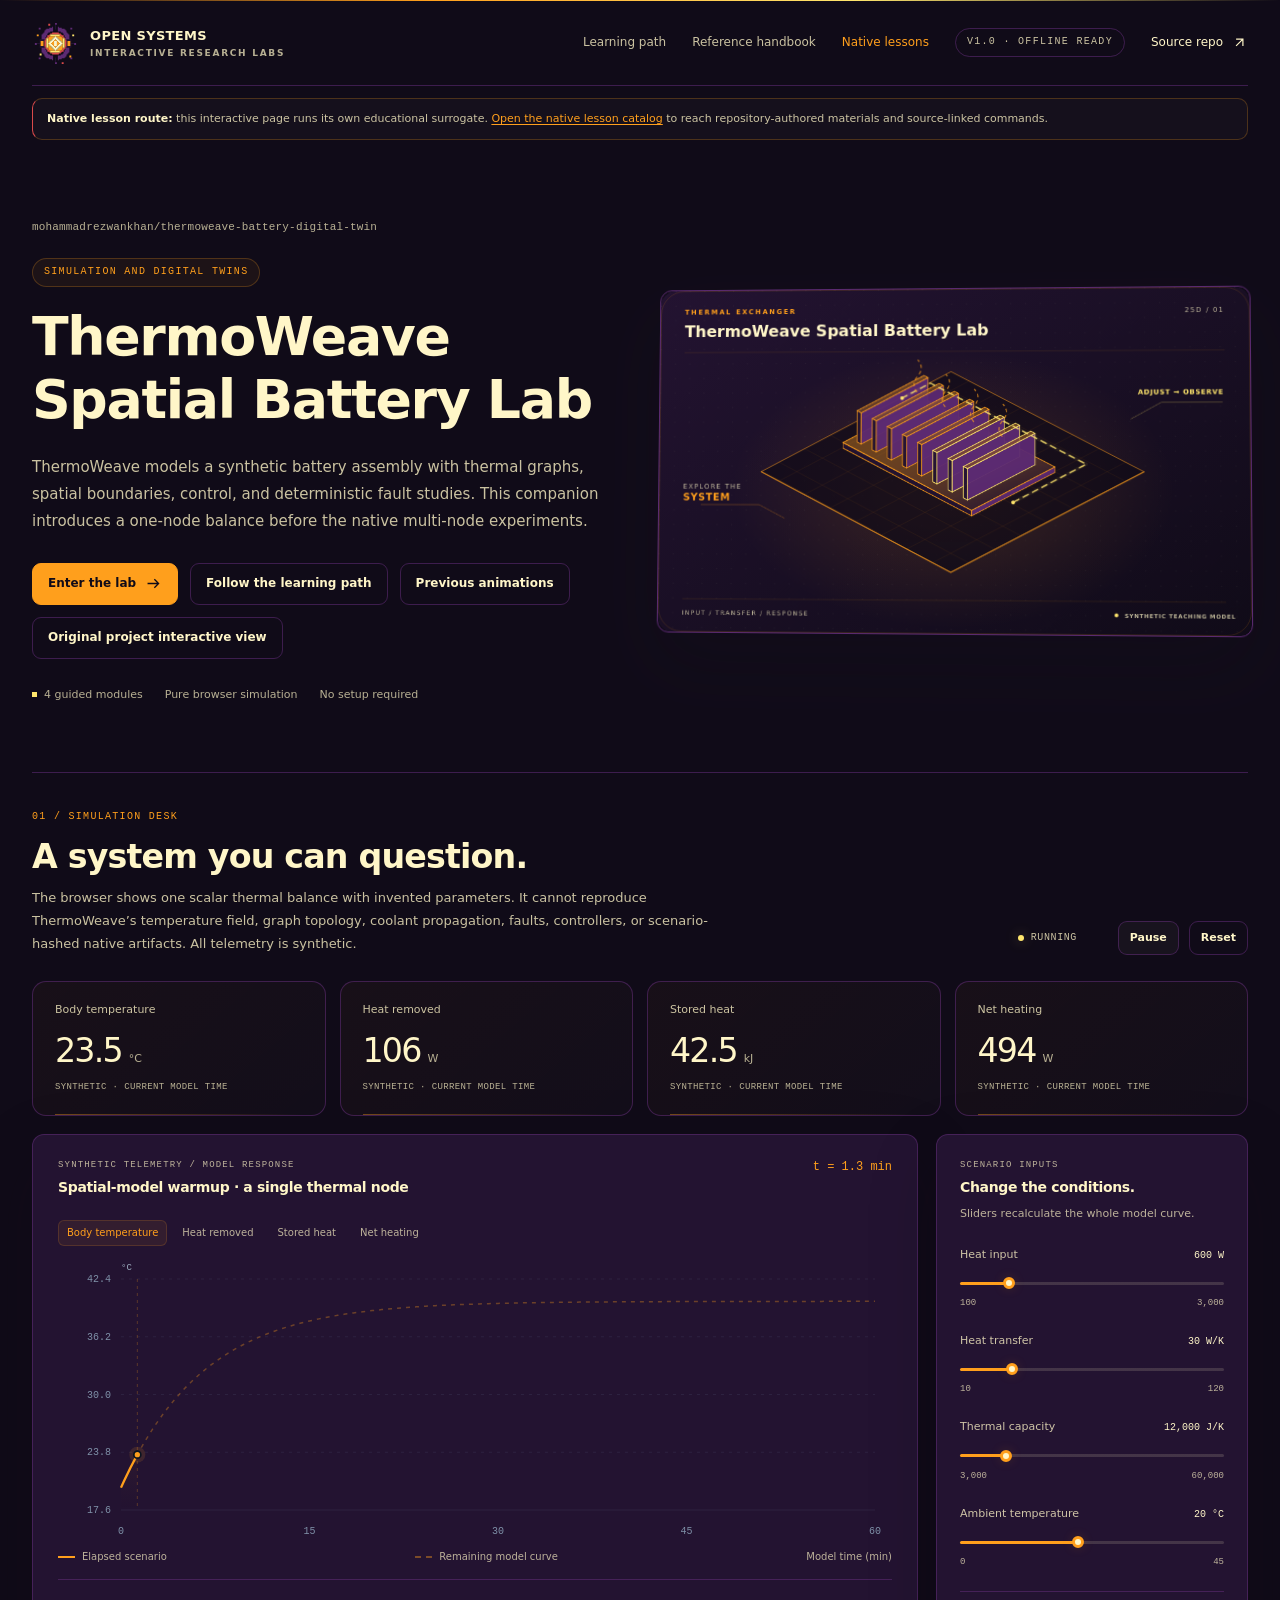
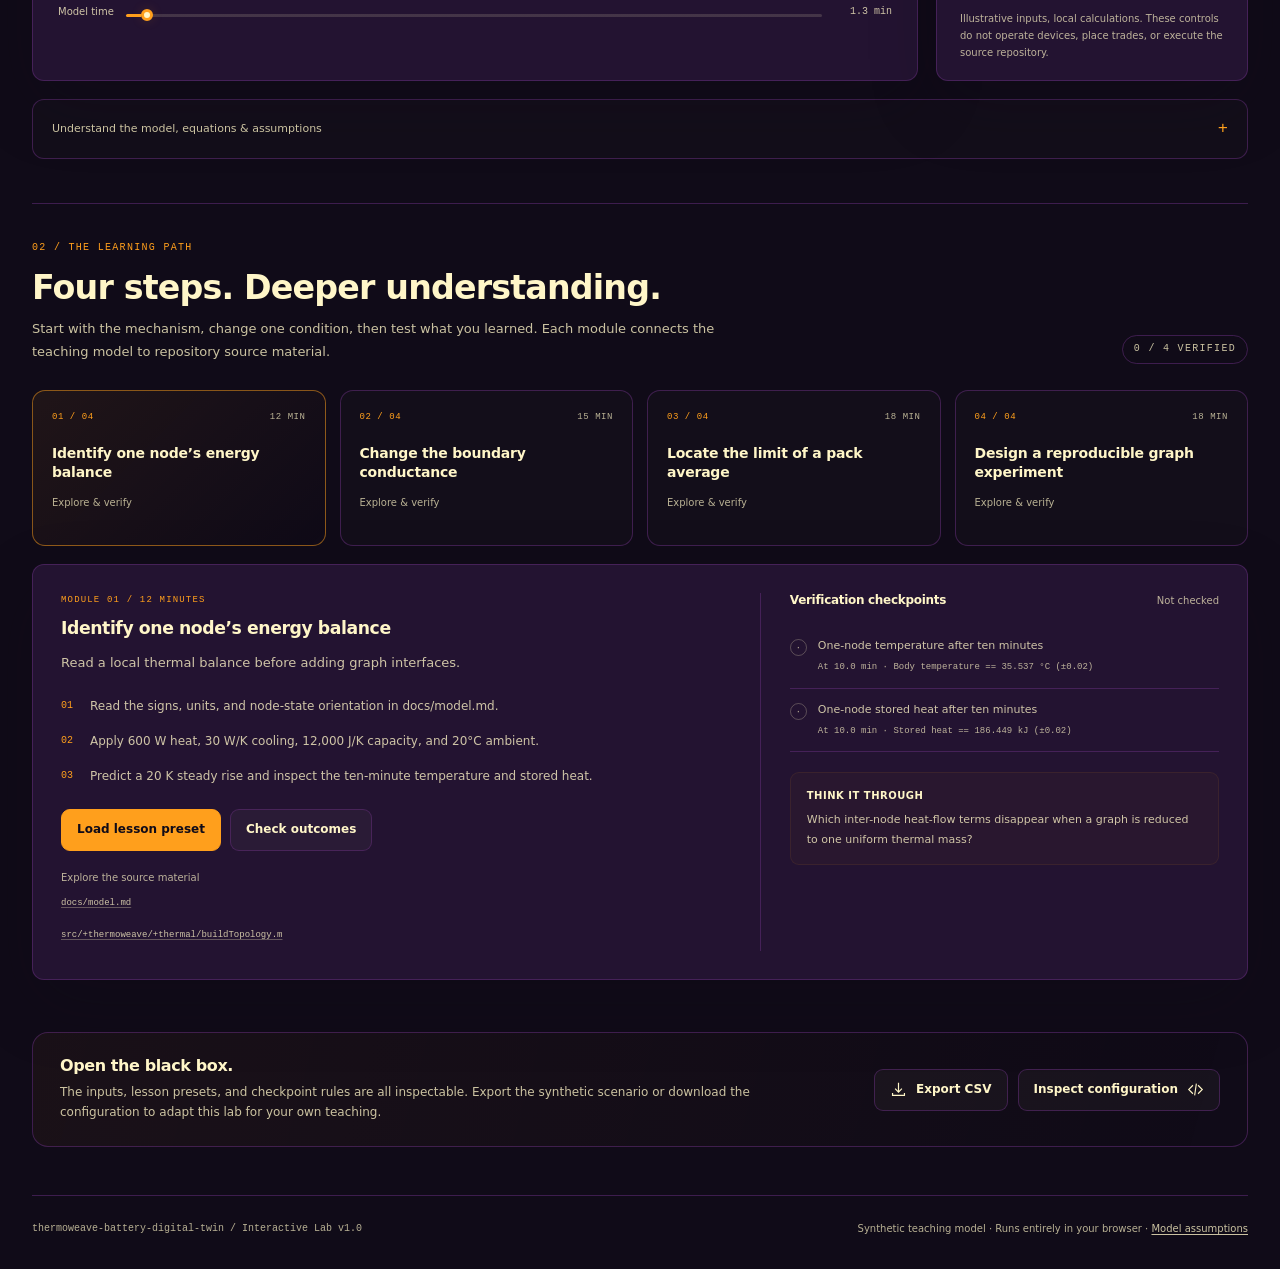
<file: docs/index.html>
<!doctype html>
<html data-avatar-brand="dashboard" data-flagship-build="57cb43041a473716fcb99bc450cab39dbc68e652a27a3af5cb0439c168392d79" lang="en" data-flagship-repo="mohammadrezwankhan/thermoweave-battery-digital-twin" data-flagship-version="1.0">
<head>
<meta charset="utf-8">
<meta name="viewport" content="width=device-width,initial-scale=1">
<meta name="color-scheme" content="dark">
<meta name="description" content="Review graph-based battery electrothermal dynamics, cooling assumptions and reproducible evidence in MATLAB experiments.">
<title>ThermoWeave Spatial Battery Lab · Interactive learning lab</title>
<style>
:root{--primary:#ff9f1c;--secondary:#ffe66d;--surface:#100b18;--glow:rgba(255,159,28,.35);--p-rgb:0,229,255;--s-rgb:0,230,118;--ink:#fff6c8;--muted:#fff6c8;--faint:#fff6c8b8;--border:rgba(255,246,200,.14);--card:rgba(16,11,24,.76);--radius:20px;--shadow:0 24px 70px rgba(16,11,24,.18);font-family:Inter,ui-sans-serif,system-ui,-apple-system,BlinkMacSystemFont,"Segoe UI",sans-serif;color:var(--ink);background:#100b18;font-synthesis:none}
*{box-sizing:border-box}html{scroll-behavior:smooth;scroll-padding-top:24px}body{margin:0;background:radial-gradient(ellipse 65% 550px at 82% 0,rgba(var(--p-rgb),.065),transparent),linear-gradient(180deg,var(--surface) -600px,#100b18 900px);font-size:14px;line-height:1.65}body:before{content:"";position:absolute;inset:0 0 auto;height:1px;background:linear-gradient(90deg,transparent,var(--primary),var(--secondary),transparent)}button,input,select{font:inherit}button,a,input,summary{touch-action:manipulation}button{cursor:pointer}a{color:var(--primary);text-decoration:none}a:hover{text-decoration:underline}button:focus-visible,a:focus-visible,summary:focus-visible,input:focus-visible{outline:2px solid var(--primary);outline-offset:4px}button:disabled{cursor:default;opacity:.45}::selection{background:rgba(var(--p-rgb),.28)}h1,h2,h3,p{margin:0}h1,h2,h3{line-height:1.17;letter-spacing:-.035em}h1{font-size:clamp(2.25rem,4.2vw,4rem);font-weight:640;max-width:730px;text-wrap:balance}h2{font-size:clamp(1.6rem,2.6vw,2.25rem);font-weight:580}h3{font-size:1.08rem;font-weight:600}button svg,a svg{width:17px;height:17px;flex:none}svg{overflow:visible}.shell{width:min(1320px,calc(100% - 64px));margin:auto}.topbar{min-height:86px;display:flex;align-items:center;justify-content:space-between;gap:24px;border-bottom:1px solid var(--border)}.brand{display:flex;align-items:center;gap:12px;color:var(--ink);letter-spacing:.025em;font-weight:650;font-size:13px;white-space:nowrap}.brand:hover{text-decoration:none}.brand-icon{width:34px;height:37px;color:var(--primary)}.brand small{display:block;color:var(--faint);font-size:9px;letter-spacing:.19em;font-weight:600;line-height:1.4}.topnav{display:flex;gap:26px;align-items:center;font-size:12px}.topnav a{color:var(--muted)}.topnav .source-link{color:var(--ink);display:flex;align-items:center;gap:8px}.tag,.eyebrow{font-family:ui-monospace,SFMono-Regular,Consolas,monospace;font-size:10px;letter-spacing:.13em;text-transform:uppercase}.tag{border:1px solid var(--border);border-radius:999px;padding:5px 11px;color:var(--muted);display:inline-flex;gap:7px;align-items:center;white-space:nowrap}.tag.accent{color:var(--primary);border-color:rgba(var(--p-rgb),.23);background:rgba(var(--p-rgb),.055)}.hero{display:grid;grid-template-columns:1fr 1.02fr;align-items:center;gap:40px;padding:66px 0 56px}.hero-copy{padding:12px 0}.repo-path{font-family:ui-monospace,SFMono-Regular,Consolas,monospace;color:var(--faint);font-size:11px;letter-spacing:.015em;overflow-wrap:anywhere;margin-bottom:22px}.hero-title{margin-top:19px}.hero-summary{font-size:15px;line-height:1.8;color:var(--muted);max-width:600px;margin-top:22px}.hero-actions{display:flex;gap:12px;flex-wrap:wrap;margin-top:28px}.btn{display:inline-flex;align-items:center;justify-content:center;gap:9px;min-height:42px;border:1px solid var(--border);border-radius:9px;padding:9px 15px;font-size:12px;font-weight:600;color:var(--ink);background:rgba(255,246,200,.035);transition:background .16s,border-color .16s,transform .16s;text-align:center}.btn:hover{background:rgba(255,246,200,.075);text-decoration:none;border-color:rgba(255,246,200,.28)}.btn.primary{color:#100b18;background:var(--primary);border-color:var(--primary);box-shadow:0 4px 24px rgba(var(--p-rgb),.10)}.btn.primary:hover{filter:brightness(1.08)}.btn.quiet{background:transparent}.btn.compact{min-height:34px;padding:6px 11px;font-size:11px}.btn.icon{padding:8px;min-width:36px}.hero-notes{margin-top:27px;display:flex;gap:22px;align-items:center;font-size:11px;color:var(--faint)}.hero-notes span{display:flex;align-items:center;gap:7px}.mini-square{width:5px;height:5px;background:var(--secondary);display:inline-block}.hero-art{position:relative;min-width:0;transform:perspective(1100px) rotateY(-3deg) rotateX(2deg);transform-origin:center;filter:drop-shadow(0 30px 34px rgba(16,11,24,.23))}.hero-art:after{content:"";position:absolute;inset:0;border-radius:24px;border:1px solid rgba(var(--p-rgb),.14);pointer-events:none}.hero-art>svg{display:block;width:100%;height:auto;border-radius:24px}.section{padding:36px 0 44px;border-top:1px solid var(--border)}.section-heading{display:flex;align-items:flex-end;justify-content:space-between;gap:24px;margin-bottom:26px}.eyebrow{color:var(--primary);margin-bottom:13px}.section-description{font-size:13px;color:var(--muted);margin-top:10px;max-width:690px;line-height:1.75}.section-controls{display:flex;align-items:center;gap:10px;flex:none}.run-status{font-family:ui-monospace,SFMono-Regular,Consolas,monospace;font-size:10px;letter-spacing:.06em;color:var(--muted);display:flex;align-items:center;gap:7px;min-width:90px}.run-status .dot{width:6px;height:6px;border-radius:50%;background:var(--secondary);box-shadow:0 0 13px rgba(var(--s-rgb),.4)}.run-status.paused .dot{background:var(--faint);box-shadow:none}.metric-grid{display:grid;grid-template-columns:repeat(4,minmax(0,1fr));gap:14px;margin-bottom:18px}.metric-card{border:1px solid var(--border);border-radius:14px;background:linear-gradient(140deg,rgba(var(--p-rgb),.035),rgba(255,246,200,.014));padding:20px 22px;min-width:0;position:relative;overflow:hidden}.metric-card:before{content:"";position:absolute;left:22px;right:22px;bottom:0;height:1px;background:linear-gradient(90deg,var(--primary),transparent);opacity:.4}.metric-label{font-size:11px;color:var(--muted);white-space:normal;line-height:1.4;min-height:16px}.metric-reading{display:flex;align-items:baseline;gap:7px;margin-top:11px;white-space:nowrap;font-variant-numeric:tabular-nums}.metric-value{font-size:clamp(1.7rem,2.6vw,2.35rem);font-weight:540;line-height:1.3;letter-spacing:-.055em}.metric-unit{color:var(--faint);font-size:11px}.metric-caption{font-family:ui-monospace,SFMono-Regular,Consolas,monospace;font-size:9px;color:var(--faint);margin-top:7px;letter-spacing:.04em}.workbench{display:grid;grid-template-columns:minmax(0,1fr) 312px;gap:18px}.panel{border:1px solid var(--border);border-radius:var(--radius);background:var(--card);box-shadow:var(--shadow);min-width:0}.chart-panel{padding:23px 25px 18px;overflow:hidden}.panel-topline{display:flex;align-items:flex-start;justify-content:space-between;gap:20px}.panel-kicker{color:var(--faint);font-family:ui-monospace,SFMono-Regular,Consolas,monospace;font-size:9px;letter-spacing:.13em;text-transform:uppercase;margin-bottom:6px}.panel-title{font-size:14px;font-weight:600;letter-spacing:-.02em;line-height:1.4}.chart-time{font-family:ui-monospace,SFMono-Regular,Consolas,monospace;font-size:12px;color:var(--primary);white-space:nowrap}.chart-tabs{display:flex;gap:6px;flex-wrap:wrap;margin-top:22px}.chart-tab{border:1px solid transparent;background:transparent;color:var(--faint);border-radius:6px;padding:5px 8px;font-size:10px;line-height:1.4}.chart-tab:hover{color:var(--ink);background:rgba(255,246,200,.04)}.chart-tab[aria-pressed=true]{background:rgba(var(--p-rgb),.075);color:var(--primary);border-color:rgba(var(--p-rgb),.16)}.canvas-wrap{position:relative;width:100%;height:285px;margin-top:14px}canvas{display:block;width:100%;height:100%}.chart-legend{display:flex;justify-content:space-between;align-items:center;gap:15px;color:var(--faint);font-size:10px;padding:4px 0 14px;border-bottom:1px solid var(--border)}.chart-legend span{display:flex;align-items:center;gap:7px}.legend-line{display:inline-block;width:17px;height:2px;background:var(--primary)}.legend-line.future{height:0;background:none;border-top:2px dashed rgba(var(--p-rgb),.4)}.time-control{display:flex;align-items:center;gap:12px;margin-top:15px}.time-control label{font-size:10px;color:var(--muted);white-space:nowrap}.time-control input{flex:1;min-width:0}.time-control output{font-family:ui-monospace,SFMono-Regular,Consolas,monospace;color:var(--muted);font-size:10px;min-width:58px;text-align:right}.controls-panel{padding:23px 23px 19px}.panel-subtitle{font-size:11px;color:var(--faint);margin-top:7px;line-height:1.6}.sliders{margin-top:24px}.slider-item{margin-top:22px}.slider-item:first-child{margin-top:0}.slider-label{display:flex;align-items:baseline;justify-content:space-between;gap:8px;font-size:11px;color:var(--muted);line-height:1.5}.slider-label output{font-family:ui-monospace,SFMono-Regular,Consolas,monospace;color:var(--ink);font-size:10px;white-space:nowrap}.slider-range{display:flex;justify-content:space-between;font-family:ui-monospace,SFMono-Regular,Consolas,monospace;font-size:9px;color:var(--faint);margin-top:1px}input[type=range]{appearance:none;-webkit-appearance:none;display:block;width:100%;height:22px;margin:9px 0 2px;background:transparent;cursor:pointer}input[type=range]::-webkit-slider-runnable-track{height:3px;border-radius:8px;background:linear-gradient(90deg,var(--primary) 0,var(--primary) var(--fill,50%),rgba(255,246,200,.15) var(--fill,50%))}input[type=range]::-moz-range-track{height:3px;border-radius:8px;background:rgba(255,246,200,.15)}input[type=range]::-moz-range-progress{height:3px;background:var(--primary)}input[type=range]::-webkit-slider-thumb{appearance:none;-webkit-appearance:none;width:12px;height:12px;background:#fff6c8;border:3px solid var(--primary);border-radius:50%;margin-top:-4.5px;box-shadow:0 0 12px rgba(var(--p-rgb),.15)}input[type=range]::-moz-range-thumb{width:7px;height:7px;background:#fff6c8;border:3px solid var(--primary);border-radius:50%}.controls-note{padding-top:18px;margin-top:21px;border-top:1px solid var(--border);color:var(--faint);font-size:10px;line-height:1.7}.method{margin-top:18px;border:1px solid var(--border);border-radius:12px;background:rgba(255,246,200,.014)}.method summary{cursor:pointer;display:flex;align-items:center;justify-content:space-between;gap:18px;padding:15px 19px;color:var(--muted);font-size:11px;list-style:none}.method summary::-webkit-details-marker{display:none}.method summary:after{content:"+";font-family:ui-monospace,monospace;color:var(--primary);font-size:17px}.method[open] summary:after{content:"−"}.method-body{padding:3px 21px 20px}.equation{font-family:ui-monospace,SFMono-Regular,Consolas,monospace;font-size:11px;color:var(--primary);line-height:1.9;white-space:pre-wrap;overflow-wrap:anywhere;padding:14px 16px;border-radius:9px;background:rgba(var(--p-rgb),.035);margin:0 0 14px}.method-body ul{padding-left:18px;margin:0;color:var(--muted);font-size:11px;line-height:1.8}.method-body li+li{margin-top:4px}.module-grid{display:grid;grid-template-columns:repeat(4,minmax(0,1fr));gap:14px;margin-bottom:18px}.module-button{display:flex;flex-direction:column;text-align:left;border:1px solid var(--border);border-radius:13px;background:rgba(255,246,200,.015);padding:19px;min-height:156px;color:var(--ink);width:100%;position:relative;transition:border-color .2s,background .2s}.module-button:hover{border-color:rgba(var(--p-rgb),.35);background:rgba(var(--p-rgb),.025)}.module-button[aria-selected=true]{border-color:rgba(var(--p-rgb),.5);background:linear-gradient(135deg,rgba(var(--p-rgb),.065),transparent)}.module-meta{font-family:ui-monospace,SFMono-Regular,Consolas,monospace;display:flex;align-items:center;justify-content:space-between;gap:8px;font-size:9px;color:var(--faint);letter-spacing:.06em;width:100%;margin-bottom:19px}.module-index{color:var(--primary)}.module-title{font-size:14px;font-weight:570;line-height:1.4;letter-spacing:-.015em;overflow-wrap:anywhere}.module-state{font-size:10px;color:var(--faint);margin-top:12px}.module-state.completed{color:var(--secondary)}.lesson-panel{padding:28px;display:grid;grid-template-columns:minmax(0,1.18fr) minmax(280px,.82fr);gap:38px}.lesson-eyebrow{font-family:ui-monospace,SFMono-Regular,Consolas,monospace;color:var(--primary);font-size:9px;letter-spacing:.13em;text-transform:uppercase;margin-bottom:10px}.lesson-objective{font-size:13px;color:var(--muted);line-height:1.8;margin-top:13px}.lesson-steps{list-style:none;counter-reset:steps;padding:0;margin:22px 0}.lesson-steps li{counter-increment:steps;position:relative;padding-left:29px;color:var(--muted);font-size:12px;line-height:1.8;margin-top:13px}.lesson-steps li:before{content:counter(steps,decimal-leading-zero);position:absolute;left:0;top:1px;color:var(--primary);font-family:ui-monospace,monospace;font-size:10px}.lesson-actions{display:flex;flex-wrap:wrap;gap:9px;margin-top:21px}.check-area{border-left:1px solid var(--border);padding-left:29px;min-width:0}.checks-heading{display:flex;justify-content:space-between;gap:10px;align-items:baseline}.checks-heading h3{font-size:12px;letter-spacing:0}.check-status{color:var(--faint);font-size:10px}.checks{margin-top:16px}.check-row{padding:12px 0;border-bottom:1px solid var(--border)}.check-top{display:flex;gap:11px;align-items:flex-start;font-size:11px;color:var(--muted);line-height:1.65}.check-icon{width:17px;height:17px;flex:none;border:1px solid rgba(255,246,200,.25);border-radius:50%;font-size:10px;text-align:center;line-height:15px;color:var(--faint);margin-top:2px}.check-row.pass .check-icon{border-color:rgba(var(--s-rgb),.4);color:var(--secondary);background:rgba(var(--s-rgb),.07)}.check-row.fail .check-icon{border-color:rgba(255,246,200,.4);color:#fff6c8}.check-value{font-family:ui-monospace,SFMono-Regular,Consolas,monospace;font-size:9px;color:var(--faint);padding-left:28px;margin-top:4px;line-height:1.7;overflow-wrap:anywhere}.check-row.pass .check-value{color:var(--secondary)}.check-row.fail .check-value{color:#fff6c8}.reflection{font-size:11px;line-height:1.8;color:var(--muted);padding:14px 16px;border-radius:9px;background:rgba(var(--p-rgb),.03);border:1px solid rgba(var(--p-rgb),.08);margin-top:20px}.reflection strong{display:block;color:var(--ink);font-size:10px;letter-spacing:.05em;margin-bottom:5px;text-transform:uppercase;font-weight:600}.lesson-sources{margin-top:17px;font-size:10px;color:var(--faint);line-height:1.9;overflow-wrap:anywhere}.lesson-sources a{display:flex;align-items:center;min-height:32px;padding:4px 0;color:var(--muted);font-family:ui-monospace,SFMono-Regular,Consolas,monospace;font-size:9px;text-decoration:underline;text-decoration-color:rgba(255,246,200,.3);text-underline-offset:3px}.about-strip{display:flex;align-items:center;justify-content:space-between;gap:30px;border:1px solid var(--border);border-radius:16px;padding:24px 27px;background:linear-gradient(105deg,rgba(var(--p-rgb),.045),transparent);margin:8px 0 48px}.about-strip h3{font-size:16px;font-weight:550}.about-strip p{font-size:12px;color:var(--muted);margin-top:7px;max-width:760px}.about-actions{display:flex;gap:10px;flex:none}.footer{display:flex;justify-content:space-between;gap:20px;align-items:center;border-top:1px solid var(--border);padding:25px 0 31px;font-size:10px;color:var(--faint)}.footer span:first-child{font-family:ui-monospace,SFMono-Regular,Consolas,monospace}.footer a{color:var(--muted);text-decoration:underline;text-underline-offset:.22em}.toast{position:fixed;left:50%;bottom:23px;transform:translateX(-50%) translateY(14px);border:1px solid rgba(var(--p-rgb),.25);background:#231331;box-shadow:0 15px 50px rgba(16,11,24,.4);padding:11px 17px;border-radius:10px;color:var(--ink);font-size:12px;opacity:0;pointer-events:none;max-width:min(90vw,600px);width:max-content;z-index:10;transition:opacity .2s,transform .2s}.toast.visible{opacity:1;transform:translateX(-50%) translateY(0)}.drawer{position:fixed;inset:0 0 0 auto;margin:0;height:100dvh;max-height:100dvh;width:min(650px,100%);max-width:100%;border:0;border-left:1px solid var(--border);padding:0;background:#231331;color:var(--ink);box-shadow:-25px 0 100px rgba(16,11,24,.4)}.drawer::backdrop{background:rgba(16,11,24,.75);backdrop-filter:blur(5px)}.drawer-layout{display:flex;flex-direction:column;height:100%;min-height:0}.drawer-header{padding:25px 27px 20px;border-bottom:1px solid var(--border);flex:none}.drawer-header-row{display:flex;justify-content:space-between;align-items:flex-start;gap:20px}.drawer h2{font-size:24px}.drawer-intro{font-size:12px;color:var(--muted);line-height:1.8;margin-top:13px}.drawer-toolbar{display:flex;gap:9px;flex-wrap:wrap;margin-top:18px}.drawer-body{padding:22px 27px;overflow:auto;min-height:0}.config-meta{display:grid;grid-template-columns:1fr 1fr;gap:12px;margin-bottom:18px}.config-meta div{padding:12px;background:rgba(255,246,200,.025);border:1px solid var(--border);border-radius:9px;font-size:11px;color:var(--muted);overflow-wrap:anywhere}.config-meta strong{display:block;font-family:ui-monospace,monospace;font-size:9px;color:var(--faint);letter-spacing:.1em;font-weight:500;text-transform:uppercase;margin-bottom:4px}.code-label{font-family:ui-monospace,monospace;font-size:10px;color:var(--primary);margin:20px 0 11px}.config-code{font-family:ui-monospace,SFMono-Regular,Consolas,monospace;font-size:10px;line-height:1.8;margin:0;padding:17px;background:#100b18;border:1px solid var(--border);border-radius:10px;white-space:pre;overflow:auto;tab-size:2;max-width:100%;color:#fff6c8}.drawer-footer{border-top:1px solid var(--border);font-size:10px;color:var(--faint);padding:14px 27px;flex:none}.visually-hidden{position:absolute!important;width:1px;height:1px;padding:0;margin:-1px;overflow:hidden;clip:rect(0,0,0,0);white-space:nowrap;border:0}.skip-link{position:absolute;left:20px;top:-100px;background:var(--primary);color:#100b18;border-radius:6px;padding:10px 18px;z-index:99}.skip-link:focus{top:12px}.error-banner{border:1px solid #fff6c8;border-radius:12px;background:#231331;color:#fff6c8;padding:20px;margin:30px auto}.hidden{display:none!important}
@media(min-width:1440px){.hero{gap:65px}.hero-art{margin-left:0;margin-right:-6px}.canvas-wrap{height:310px}}
@media(max-width:1100px){.shell{width:calc(100% - 44px)}.hero{gap:28px;padding-top:48px}.hero-summary{font-size:13px}.workbench{grid-template-columns:minmax(0,1fr) 280px}.controls-panel{padding:20px}.module-button{padding:16px}.lesson-panel{gap:26px}.check-area{padding-left:24px}.topnav{gap:19px}.metric-card{padding:17px}.metric-card:before{left:17px;right:17px}}
@media(max-width:820px){.hero{grid-template-columns:1fr;gap:30px;padding:37px 0 35px}.hero-copy{max-width:640px}.hero-title{font-size:clamp(2.35rem,6.5vw,3.9rem)}.hero-summary{font-size:14px;max-width:660px}.hero-art{max-width:720px;width:100%;transform:none}.repo-path{margin-bottom:16px}.hero-notes{margin-top:23px}.workbench{grid-template-columns:1fr}.controls-panel{display:block;padding:23px}.sliders{display:grid;grid-template-columns:repeat(2,minmax(0,1fr));gap:21px 32px;margin-top:23px}.slider-item{margin:0}.controls-note{margin-top:21px;padding-top:14px}.metric-value{font-size:1.75rem}.metric-label{font-size:10px;min-height:28px}.metric-reading{gap:4px}.metric-unit{font-size:9px}.metric-caption{font-size:8px}.module-grid{grid-template-columns:repeat(2,minmax(0,1fr))}.module-button{min-height:139px}.lesson-panel{grid-template-columns:1fr;padding:24px;gap:25px}.check-area{padding-left:0;border-left:0;border-top:1px solid var(--border);padding-top:25px}.about-strip{align-items:flex-start;flex-direction:column;gap:20px}.section-controls{gap:8px}.section-heading{gap:20px}.topnav .nav-secondary{display:none}.canvas-wrap{height:290px}}
@media(max-width:560px){.shell{width:calc(100% - 32px)}.topbar{min-height:73px;gap:12px}.brand{gap:8px;font-size:11px}.brand-icon{width:27px;height:30px}.brand small{font-size:7px}.topnav{gap:10px}.topnav .tag{display:none}.topnav .source-link{font-size:11px;gap:5px}.hero{padding-top:30px;gap:25px}.hero-title{font-size:clamp(2rem,8.8vw,2.8rem);line-height:1.12}.hero-summary{font-size:13px;margin-top:18px}.hero-actions{margin-top:22px;gap:8px}.btn{padding:9px 12px;font-size:11px;min-height:41px}.hero-notes{font-size:9px;gap:15px}.hero-art>svg{border-radius:15px}.hero-art:after{border-radius:15px}.tag{font-size:8px;padding:4px 9px}.repo-path{font-size:9px;margin-bottom:14px}.section{padding:29px 0 32px}.section-heading{display:block;margin-bottom:21px}.eyebrow{font-size:9px;margin-bottom:11px}.section-description{font-size:12px}.section-controls{margin-top:18px}.metric-grid{grid-template-columns:repeat(2,minmax(0,1fr));gap:10px;margin-bottom:14px}.metric-label{min-height:0;font-size:10px}.metric-value{font-size:2rem}.metric-card{padding:16px}.metric-caption{font-size:8px}.metric-unit{font-size:10px}.workbench{gap:14px}.chart-panel{padding:19px 14px 16px}.panel-topline{gap:13px}.panel-title{font-size:12px}.chart-time{font-size:10px}.chart-tabs{gap:4px;margin-top:18px}.chart-tab{font-size:9px;padding:5px 6px}.canvas-wrap{height:240px;margin-top:10px}.chart-legend{font-size:8px;gap:10px;align-items:flex-start}.chart-legend span{gap:5px;line-height:1.5}.legend-line{width:13px;margin-top:5px;flex:none}.time-control{gap:8px}.time-control label,.time-control output{font-size:9px}.time-control output{min-width:47px}.controls-panel{padding:20px}.sliders{grid-template-columns:1fr;gap:22px}.slider-label{font-size:11px}.method summary{font-size:10px;padding:13px 15px}.method-body{padding:2px 15px 17px}.equation{font-size:10px;padding:12px}.module-grid{gap:10px;margin-bottom:14px}.module-button{padding:14px;min-height:145px}.module-meta{font-size:8px;margin-bottom:15px}.module-title{font-size:12px}.module-state{font-size:9px}.lesson-panel{padding:20px}.lesson-objective{font-size:12px}.lesson-steps li{font-size:11px}.lesson-sources a{font-size:9px}.about-strip{padding:21px;margin-bottom:34px}.about-strip h3{font-size:15px}.about-strip p{font-size:11px}.about-actions{flex-wrap:wrap;gap:8px}.footer{display:block;font-size:9px;padding:22px 0}.footer span{display:block}.footer span+span{margin-top:9px}.drawer-header{padding:22px 19px 18px}.drawer-body{padding:18px 19px}.drawer-footer{padding:13px 19px}.drawer h2{font-size:21px}.drawer-intro{font-size:11px}.config-code{font-size:9px;padding:13px}.config-meta{gap:9px}.config-meta div{font-size:10px;padding:10px}.toast{font-size:11px;bottom:15px;max-width:calc(100vw - 26px)}}
@media(prefers-reduced-motion:reduce){html{scroll-behavior:auto}*,*:before,*:after{animation:none!important;transition:none!important}.hero-art{transform:none}}

.native-lessons-link{white-space:nowrap;color:var(--primary)!important}.native-surface-note{margin:12px 0 0;padding:11px 14px;border:1px solid rgba(var(--p-rgb),.24);border-left:4px solid #d94a4a;border-radius:8px;background:rgba(255,246,200,.025);color:var(--muted);font-size:11px;line-height:1.65}.native-surface-note strong{color:var(--ink)}.native-surface-note a{color:var(--primary);text-decoration:underline;text-underline-offset:.22em}@media(max-width:560px){.native-lessons-link{font-size:10px}.native-surface-note{margin-top:8px;padding:9px 11px}}
</style>
<link rel="stylesheet" href="visuals/brand-uniformity/brand.css">
</head>
<body>
<a class="skip-link" href="#simulation">Skip to simulation</a>
<div class="shell" id="app-shell">
<header class="topbar">
<a class="brand" href="#top"><img class="brand-avatar" data-brand-decoration="true" src="visuals/brand-uniformity/avatar.svg" width="48" height="48" alt=""><svg class="brand-icon" viewBox="0 0 36 40" fill="none" aria-hidden="true"><path d="M18 2 34 11v18L18 38 2 29V11Z" stroke="currentColor" stroke-width="1.4"/><path d="m2 11 16 9 16-9M18 20v18M10 15.5v-9M26 24.5v9" stroke="currentColor" stroke-opacity=".45"/><path d="m18 10 8 4.5v9L18 28l-8-4.5v-9Z" fill="currentColor" fill-opacity=".16" stroke="currentColor" stroke-width="1.1"/></svg><span>OPEN SYSTEMS<small>INTERACTIVE RESEARCH LABS</small></span></a>
<nav class="topnav" aria-label="Main navigation"><a class="nav-secondary" href="#lessons">Learning path</a><a class="nav-secondary" href="reference/index.html">Reference handbook</a><a class="native-lessons-link" href="native-lessons.html">Native lessons</a><span class="tag">v1.0 · offline ready</span><a class="source-link" id="top-source" href="#sources" target="_blank" rel="noopener noreferrer">Source repo <svg viewBox="0 0 20 20" fill="none" aria-hidden="true"><path d="M6 14 14 6M6 6h8v8" stroke="currentColor" stroke-width="1.4"/></svg></a></nav>
</header>
<aside class="native-surface-note" role="note"><strong>Native lesson route:</strong> this interactive page runs its own educational surrogate. <a href="native-lessons.html">Open the native lesson catalog</a> to reach repository-authored materials and source-linked commands.</aside><main id="top">
<section class="hero" aria-labelledby="hero-title">
<div class="hero-copy"><p class="repo-path" id="repo-path"></p><span class="tag accent" id="domain-tag">INTERACTIVE ENGINEERING LAB</span><h1 class="hero-title" id="hero-title">Explore the system.</h1><p class="hero-summary" id="hero-summary"></p><div class="hero-actions"><a class="btn primary" href="#simulation">Enter the lab <svg viewBox="0 0 20 20" fill="none" aria-hidden="true"><path d="M3 10h13m-5-5 5 5-5 5" stroke="currentColor" stroke-width="1.5"/></svg></a><a class="btn quiet" href="#lessons">Follow the learning path</a><a class="btn quiet previous-animations-link" href="animations/">Previous animations</a></div><div class="hero-notes"><span><i class="mini-square" aria-hidden="true"></i><span id="hero-module-count">4 guided modules</span></span><span>Pure browser simulation</span><span>No setup required</span></div></div>
<div class="hero-art"><svg xmlns="http://www.w3.org/2000/svg" width="960" height="560" viewBox="0 0 960 560" role="img" aria-labelledby="h-thermoweave-battery-digital-twin-title h-thermoweave-battery-digital-twin-desc">
<title id="h-thermoweave-battery-digital-twin-title">ThermoWeave Spatial Battery Lab — 2.5D teaching laboratory</title>
<desc id="h-thermoweave-battery-digital-twin-desc">An isometric vector illustration of thermal exchanger. Decorative animation only; all dashboard telemetry is synthetic.</desc>
<defs>
      <linearGradient id="h-thermoweave-battery-digital-twin-bg" x2="1" y2="1"><stop stop-color="#231331"/><stop offset="1" stop-color="#100b18"/></linearGradient>
      <linearGradient id="h-thermoweave-battery-digital-twin-top" x2="0.8" y2="1"><stop stop-color="#ff9f1c" stop-opacity=".3"/><stop offset="1" stop-color="#231331"/></linearGradient>
      <radialGradient id="h-thermoweave-battery-digital-twin-halo"><stop stop-color="#ff9f1c" stop-opacity=".16"/><stop offset="1" stop-color="#ff9f1c" stop-opacity="0"/></radialGradient>
      <pattern id="h-thermoweave-battery-digital-twin-dots" width="24" height="24" patternUnits="userSpaceOnUse"><circle cx="1" cy="1" r=".7" fill="#fff6c8" opacity=".12"/></pattern>
      <clipPath id="h-thermoweave-battery-digital-twin-clip"><rect width="960" height="560" rx="24"/></clipPath>
    </defs>
    <style>
      text{font-family:ui-sans-serif,system-ui,-apple-system,BlinkMacSystemFont,'Segoe UI',sans-serif}
      .flow{animation:h-thermoweave-battery-digital-twin-flow 4.8s linear 1 both}
      .float{animation:h-thermoweave-battery-digital-twin-float 4.8s ease-in-out 1 both}
      .signal{animation:h-thermoweave-battery-digital-twin-signal 4.8s ease-in-out 1 both}
      @keyframes h-thermoweave-battery-digital-twin-flow{to{stroke-dashoffset:-34}}
      @keyframes h-thermoweave-battery-digital-twin-float{50%{transform:translateY(-6px)}}
      @keyframes h-thermoweave-battery-digital-twin-signal{50%{opacity:.35}}
      @media(prefers-reduced-motion:reduce){.flow,.float,.signal{animation:none!important}}
    </style>
    <g clip-path="url(#h-thermoweave-battery-digital-twin-clip)">
      <rect width="960" height="560" rx="24" fill="url(#h-thermoweave-battery-digital-twin-bg)"/>
      <rect width="960" height="560" fill="url(#h-thermoweave-battery-digital-twin-dots)"/>
      <ellipse cx="480" cy="326" rx="360" ry="225" fill="url(#h-thermoweave-battery-digital-twin-halo)"/>
      <path d="M40 102H920" stroke="#ff9f1c" stroke-opacity=".16"/>

<text x="40" y="39" fill="#ff9f1c" font-size="11" font-weight="700" letter-spacing="2.8">THERMAL EXCHANGER</text>
<text x="40" y="76" fill="#fff6c8" font-size="26" font-weight="600" >ThermoWeave Spatial Battery Lab</text>
<text x="920" y="40" fill="#fff6c8b8" font-size="11" font-weight="500" text-anchor="end" letter-spacing="2">25D / 01</text>
<polygon points="480.0,135.2 790.8,298.0 480.0,460.8 169.2,298.0" fill="#100b18" stroke="#ff9f1c" stroke-width="1.2" opacity="0.7" />
<polyline points="509.4,150.6 198.6,313.4" fill="none" stroke="#ff9f1c" stroke-width="0.7" opacity="0.14" stroke-linecap="round" stroke-linejoin="round" />
<polyline points="450.6,150.6 761.4,313.4" fill="none" stroke="#ff9f1c" stroke-width="0.7" opacity="0.14" stroke-linecap="round" stroke-linejoin="round" />
<polyline points="551.4,172.6 240.6,335.4" fill="none" stroke="#ff9f1c" stroke-width="0.7" opacity="0.14" stroke-linecap="round" stroke-linejoin="round" />
<polyline points="408.6,172.6 719.4,335.4" fill="none" stroke="#ff9f1c" stroke-width="0.7" opacity="0.14" stroke-linecap="round" stroke-linejoin="round" />
<polyline points="593.4,194.6 282.6,357.4" fill="none" stroke="#ff9f1c" stroke-width="0.7" opacity="0.14" stroke-linecap="round" stroke-linejoin="round" />
<polyline points="366.6,194.6 677.4,357.4" fill="none" stroke="#ff9f1c" stroke-width="0.7" opacity="0.14" stroke-linecap="round" stroke-linejoin="round" />
<polyline points="635.4,216.6 324.6,379.4" fill="none" stroke="#ff9f1c" stroke-width="0.7" opacity="0.14" stroke-linecap="round" stroke-linejoin="round" />
<polyline points="324.6,216.6 635.4,379.4" fill="none" stroke="#ff9f1c" stroke-width="0.7" opacity="0.14" stroke-linecap="round" stroke-linejoin="round" />
<polyline points="677.4,238.6 366.6,401.4" fill="none" stroke="#ff9f1c" stroke-width="0.7" opacity="0.14" stroke-linecap="round" stroke-linejoin="round" />
<polyline points="282.6,238.6 593.4,401.4" fill="none" stroke="#ff9f1c" stroke-width="0.7" opacity="0.14" stroke-linecap="round" stroke-linejoin="round" />
<polyline points="719.4,260.6 408.6,423.4" fill="none" stroke="#ff9f1c" stroke-width="0.7" opacity="0.14" stroke-linecap="round" stroke-linejoin="round" />
<polyline points="240.6,260.6 551.4,423.4" fill="none" stroke="#ff9f1c" stroke-width="0.7" opacity="0.14" stroke-linecap="round" stroke-linejoin="round" />
<polyline points="761.4,282.6 450.6,445.4" fill="none" stroke="#ff9f1c" stroke-width="0.7" opacity="0.14" stroke-linecap="round" stroke-linejoin="round" />
<polyline points="198.6,282.6 509.4,445.4" fill="none" stroke="#ff9f1c" stroke-width="0.7" opacity="0.14" stroke-linecap="round" stroke-linejoin="round" />
<polyline points="169.2,298.0 480.0,460.8 790.8,298.0" fill="none" stroke="#ff9f1c" stroke-width="1.8" opacity="0.6" stroke-linecap="round" stroke-linejoin="round" />
<g class="float">
<polygon points="303.6,259.6 513.6,369.6 513.6,360.6 303.6,250.6" fill="#231331" stroke="#ff9f1c" stroke-width="1.2" opacity="0.95" />
<polygon points="648.0,299.2 513.6,369.6 513.6,360.6 648.0,290.2" fill="#5c2a72" stroke="#ff9f1c" stroke-width="1.2" opacity="0.95" />
<polygon points="438.0,180.2 648.0,290.2 513.6,360.6 303.6,250.6" fill="url(#h-thermoweave-battery-digital-twin-top)" stroke="#ff9f1c" stroke-width="1.2" opacity="1" />
<polygon points="326.7,249.5 333.4,253.0 333.4,202.0 326.7,198.5" fill="#231331" stroke="#ff9f1c" stroke-width="1.2" opacity="0.95" />
<polygon points="442.6,195.8 333.4,253.0 333.4,202.0 442.6,144.8" fill="#5c2a72" stroke="#ff9f1c" stroke-width="1.2" opacity="0.95" />
<polygon points="435.9,141.3 442.6,144.8 333.4,202.0 326.7,198.5" fill="url(#h-thermoweave-battery-digital-twin-top)" stroke="#ff9f1c" stroke-width="1.2" opacity="1" />
<polygon points="351.5,262.5 358.2,266.0 358.2,215.0 351.5,211.5" fill="#231331" stroke="#ff9f1c" stroke-width="1.2" opacity="0.95" />
<polygon points="467.4,208.8 358.2,266.0 358.2,215.0 467.4,157.8" fill="#5c2a72" stroke="#ff9f1c" stroke-width="1.2" opacity="0.95" />
<polygon points="460.7,154.3 467.4,157.8 358.2,215.0 351.5,211.5" fill="url(#h-thermoweave-battery-digital-twin-top)" stroke="#ff9f1c" stroke-width="1.2" opacity="1" />
<polygon points="376.3,275.5 383.0,279.0 383.0,228.0 376.3,224.5" fill="#231331" stroke="#ff9f1c" stroke-width="1.2" opacity="0.95" />
<polygon points="492.2,221.8 383.0,279.0 383.0,228.0 492.2,170.8" fill="#5c2a72" stroke="#ff9f1c" stroke-width="1.2" opacity="0.95" />
<polygon points="485.5,167.3 492.2,170.8 383.0,228.0 376.3,224.5" fill="url(#h-thermoweave-battery-digital-twin-top)" stroke="#ff9f1c" stroke-width="1.2" opacity="1" />
<polygon points="401.0,288.4 407.8,292.0 407.8,241.0 401.0,237.4" fill="#231331" stroke="#ff9f1c" stroke-width="1.2" opacity="0.95" />
<polygon points="517.0,234.8 407.8,292.0 407.8,241.0 517.0,183.8" fill="#5c2a72" stroke="#ff9f1c" stroke-width="1.2" opacity="0.95" />
<polygon points="510.2,180.2 517.0,183.8 407.8,241.0 401.0,237.4" fill="url(#h-thermoweave-battery-digital-twin-top)" stroke="#ff9f1c" stroke-width="1.2" opacity="1" />
<polygon points="425.8,301.4 432.5,304.9 432.5,253.9 425.8,250.4" fill="#231331" stroke="#ff9f1c" stroke-width="1.2" opacity="0.95" />
<polygon points="541.7,247.7 432.5,304.9 432.5,253.9 541.7,196.7" fill="#5c2a72" stroke="#ff9f1c" stroke-width="1.2" opacity="0.95" />
<polygon points="535.0,193.2 541.7,196.7 432.5,253.9 425.8,250.4" fill="url(#h-thermoweave-battery-digital-twin-top)" stroke="#ff9f1c" stroke-width="1.2" opacity="1" />
<polygon points="450.6,314.4 457.3,317.9 457.3,266.9 450.6,263.4" fill="#231331" stroke="#ffe66d" stroke-width="1.2" opacity="0.95" />
<polygon points="566.5,260.7 457.3,317.9 457.3,266.9 566.5,209.7" fill="#5c2a72" stroke="#ffe66d" stroke-width="1.2" opacity="0.95" />
<polygon points="559.8,206.2 566.5,209.7 457.3,266.9 450.6,263.4" fill="url(#h-thermoweave-battery-digital-twin-top)" stroke="#ffe66d" stroke-width="1.2" opacity="1" />
<polygon points="475.4,327.4 482.1,330.9 482.1,279.9 475.4,276.4" fill="#231331" stroke="#ffe66d" stroke-width="1.2" opacity="0.95" />
<polygon points="591.3,273.7 482.1,330.9 482.1,279.9 591.3,222.7" fill="#5c2a72" stroke="#ffe66d" stroke-width="1.2" opacity="0.95" />
<polygon points="584.6,219.2 591.3,222.7 482.1,279.9 475.4,276.4" fill="url(#h-thermoweave-battery-digital-twin-top)" stroke="#ffe66d" stroke-width="1.2" opacity="1" />
<polygon points="500.2,340.4 506.9,343.9 506.9,292.9 500.2,289.4" fill="#231331" stroke="#ffe66d" stroke-width="1.2" opacity="0.95" />
<polygon points="616.1,286.7 506.9,343.9 506.9,292.9 616.1,235.7" fill="#5c2a72" stroke="#ffe66d" stroke-width="1.2" opacity="0.95" />
<polygon points="609.4,232.2 616.1,235.7 506.9,292.9 500.2,289.4" fill="url(#h-thermoweave-battery-digital-twin-top)" stroke="#ffe66d" stroke-width="1.2" opacity="1" />
<polyline points="400.2,178.0 446.4,153.8 698.4,285.8 580.8,347.4" fill="none" stroke="#ffe66d" stroke-width="5.4" opacity="0.08" stroke-linecap="round" stroke-linejoin="round" />
<polyline points="400.2,178.0 446.4,153.8 698.4,285.8 580.8,347.4" fill="none" stroke="#ffe66d" stroke-width="2.4" opacity="0.8" stroke-linecap="round" stroke-linejoin="round" class="flow" stroke-dasharray="9 8"/>
<circle cx="400.2" cy="178.0" r="3" fill="#ffe66d"/>
<circle cx="580.8" cy="347.4" r="3" fill="#ffe66d"/>
<path d="M425.4 169.4q-12-13 0-27t0-27" fill="none" stroke="#ff9f1c" stroke-width="2" stroke-dasharray="6 5" opacity=".65" class="flow"/>
<path d="M471.6 193.6q-12-13 0-27t0-27" fill="none" stroke="#ff9f1c" stroke-width="2" stroke-dasharray="6 5" opacity=".65" class="flow"/>
<path d="M517.8 217.8q-12-13 0-27t0-27" fill="none" stroke="#ff9f1c" stroke-width="2" stroke-dasharray="6 5" opacity=".65" class="flow"/>
<path d="M564.0 242.0q-12-13 0-27t0-27" fill="none" stroke="#ff9f1c" stroke-width="2" stroke-dasharray="6 5" opacity=".65" class="flow"/>
</g>
<polyline points="70.0,352.0 166.0,352.0 208.0,374.0" fill="none" stroke="#ff9f1c" stroke-width="1" opacity="0.4" stroke-linecap="round" stroke-linejoin="round" />
<text x="40" y="326" fill="#fff6c8b8" font-size="11" font-weight="500" letter-spacing="2">EXPLORE THE</text>
<text x="40" y="345" fill="#ff9f1c" font-size="16" font-weight="600" letter-spacing="1">SYSTEM</text>
<polyline points="770.0,213.0 819.0,186.0 916.0,186.0" fill="none" stroke="#ffe66d" stroke-width="1" opacity="0.4" stroke-linecap="round" stroke-linejoin="round" />
<text x="918" y="173" fill="#ffe66d" font-size="11" font-weight="600" text-anchor="end" letter-spacing="1">ADJUST → OBSERVE</text>
<path d="M40 506H920" stroke="#ff9f1c" stroke-opacity=".15"/>
<text x="40" y="532" fill="#fff6c8b8" font-size="10" font-weight="500" letter-spacing="2">INPUT / TRANSFER / RESPONSE</text>
<circle cx="746.0" cy="528.0" r="3" fill="#ffe66d" class="signal"/>
<text x="759" y="532" fill="#fff6c8b8" font-size="9" font-weight="600" letter-spacing="1.1">SYNTHETIC TEACHING MODEL</text>
</g></svg></div>
</section>
<section class="section" id="simulation" aria-labelledby="simulation-title">
<div class="section-heading"><div><p class="eyebrow">01 / Simulation desk</p><h2 id="simulation-title">A system you can question.</h2><p class="section-description" id="model-summary">Move a parameter. Watch the response. Every value below comes from a transparent, synthetic teaching model.</p></div><div class="section-controls"><div class="run-status paused" id="run-status"><span class="dot" aria-hidden="true"></span><span id="run-label">PAUSED</span></div><button class="btn compact" id="play-button" type="button">Run simulation</button><button class="btn compact quiet" id="reset-button" type="button">Reset</button></div></div>
<div class="metric-grid" id="metric-grid" role="group" aria-label="Synthetic model values"></div>
<div class="workbench">
<div class="panel chart-panel"><div class="panel-topline"><div><p class="panel-kicker">Synthetic telemetry / model response</p><h3 class="panel-title" id="chart-heading"></h3></div><span class="chart-time" id="chart-time"></span></div><div class="chart-tabs" id="metric-tabs" role="group" aria-label="Choose chart metric"></div><div class="canvas-wrap"><canvas id="telemetry-chart" role="img" aria-describedby="chart-description">Your browser does not support the canvas plot. The current synthetic values are available in the metric cards and the full scenario can be downloaded as CSV.</canvas></div><p id="chart-description" class="visually-hidden">A deterministic model curve. The solid segment shows elapsed model time, the dashed segment shows the remaining scenario. Choose a metric above or scrub model time below.</p><div class="chart-legend" aria-hidden="true"><span><i class="legend-line"></i>Elapsed scenario</span><span><i class="legend-line future"></i>Remaining model curve</span><span id="chart-axis-label"></span></div><div class="time-control"><label for="time-slider">Model time</label><input id="time-slider" type="range" min="0" max="100" step="0.1" value="0"><output id="time-output" for="time-slider">0</output></div></div>
<aside class="panel controls-panel" aria-labelledby="controls-title"><p class="panel-kicker">Scenario inputs</p><h3 class="panel-title" id="controls-title">Change the conditions.</h3><p class="panel-subtitle">Sliders recalculate the whole model curve.</p><div class="sliders" id="sliders"></div><p class="controls-note">Illustrative inputs, local calculations. These controls do not operate devices, place trades, or execute the source repository.</p></aside>
</div>
<details class="method" id="method"><summary>Understand the model, equations &amp; assumptions</summary><div class="method-body"><pre class="equation" id="equation"></pre><ul id="assumptions"></ul></div></details>
</section>
<section class="section" id="lessons" aria-labelledby="lessons-title">
<div class="section-heading"><div><p class="eyebrow">02 / The learning path</p><h2 id="lessons-title">Four steps. Deeper understanding.</h2><p class="section-description">Start with the mechanism, change one condition, then test what you learned. Each module connects the teaching model to repository source material.</p></div><span class="tag" id="lesson-progress">0 / 4 CHECKED</span></div>
<div class="module-grid" id="module-tabs" role="tablist" aria-label="Guided modules"></div>
<div class="panel lesson-panel" id="lesson-panel" role="tabpanel" tabindex="0"><div><p class="lesson-eyebrow" id="lesson-eyebrow"></p><h3 id="lesson-title"></h3><p class="lesson-objective" id="lesson-objective"></p><ol class="lesson-steps" id="lesson-steps"></ol><div class="lesson-actions"><button class="btn primary" id="preset-button" type="button">Load lesson preset</button><button class="btn" id="check-button" type="button">Check outcomes</button></div><div class="lesson-sources" id="lesson-sources"></div></div><div class="check-area"><div class="checks-heading"><h3>Verification checkpoints</h3><span class="check-status" id="check-status">Not checked</span></div><div class="checks" id="checks"></div><div class="reflection"><strong>Think it through</strong><p id="reflection"></p></div></div></div>
</section>
<section class="about-strip" id="sources" aria-label="Reproducible configuration"><div><h3>Open the black box.</h3><p>The inputs, lesson presets, and checkpoint rules are all inspectable. Export the synthetic scenario or download the configuration to adapt this lab for your own teaching.</p></div><div class="about-actions"><button class="btn" id="csv-button" type="button"><svg viewBox="0 0 20 20" fill="none" aria-hidden="true"><path d="M10 2v11m-4-4 4 4 4-4M3 14v3h14v-3" stroke="currentColor" stroke-width="1.4"/></svg>Export CSV</button><button class="btn" id="config-button" type="button">Inspect configuration <svg viewBox="0 0 20 20" fill="none" aria-hidden="true"><path d="m7 5-5 5 5 5m6-10 5 5-5 5M11 3 9 17" stroke="currentColor" stroke-width="1.3"/></svg></button></div></section>
</main>
<footer class="footer"><span id="footer-repo"></span><span>Synthetic teaching model · Runs entirely in your browser · <a href="#method">Model assumptions</a></span></footer>
</div>
<dialog class="drawer" id="config-dialog" aria-labelledby="config-title" aria-describedby="config-intro"><div class="drawer-layout"><header class="drawer-header"><div class="drawer-header-row"><div><p class="eyebrow">Lab internals / readable by design</p><h2 id="config-title">Lesson configuration</h2></div><button class="btn icon quiet" id="close-config" type="button" aria-label="Close configuration"><svg viewBox="0 0 20 20" fill="none" aria-hidden="true"><path d="m5 5 10 10M5 15 15 5" stroke="currentColor" stroke-width="1.5"/></svg></button></div><p class="drawer-intro" id="config-intro">This is the embedded configuration used by this page. It contains model defaults and four lesson plans; current slider changes are exported in the telemetry CSV.</p><div class="drawer-toolbar"><button class="btn primary compact" id="copy-config" type="button">Copy JSON</button><button class="btn compact" id="download-config" type="button">Download JSON</button></div></header><div class="drawer-body"><div class="config-meta"><div><strong>Repository</strong><span id="config-repository"></span></div><div><strong>Model</strong><span id="config-model"></span></div><div><strong>Guided modules</strong><span id="config-modules"></span></div><div><strong>Data provenance</strong>Synthetic, deterministic</div></div><p class="code-label">lesson-config.json</p><pre class="config-code" tabindex="0" role="group" aria-label="Lesson configuration JSON"><code id="config-json"></code></pre></div><footer class="drawer-footer">Offline by design. No requests, accounts, or external packages are required.</footer></div></dialog>
<div class="toast" id="toast" role="status" aria-live="polite" aria-atomic="true"></div>
<noscript><div class="shell error-banner">JavaScript is required for the interactive model, sliders, and lessons. Open lesson-config.json to inspect the lesson material without running the dashboard.</div></noscript>
<script id="lab-config" type="application/json">{"$schema":"./lesson-config.schema.json","schema_version":"1.0","repository":{"owner":"mohammadrezwankhan","slug":"thermoweave-battery-digital-twin","name":"thermoweave-battery-digital-twin","title":"ThermoWeave Spatial Battery Lab","url":"https://github.com/mohammadrezwankhan/thermoweave-battery-digital-twin","default_branch":"main","description":"Review graph-based battery electrothermal dynamics, cooling assumptions and reproducible evidence in MATLAB experiments.","summary":"ThermoWeave models a synthetic battery assembly with thermal graphs, spatial boundaries, control, and deterministic fault studies. This companion introduces a one-node balance before the native multi-node experiments.","audience":"Battery thermal researchers and MATLAB learners studying topology, cooling boundaries, and numerical verification.","topics":["battery","digital-twin","electro-thermal-modeling","thermal-modeling","battery-thermal-management","matlab","simulink","simscape","graph-theory","heat-transfer","model-validation","sensitivity-analysis","scientific-computing","reproducible-research","engineering-education"],"source_paths":["README.md","LICENSE","PROVENANCE.md","buildfile.m","runDemo.m","docs/model.md","docs/validation.md","docs/scenarios.md","docs/index.html","src/+thermoweave/simulate.m","src/+thermoweave/+thermal/buildTopology.m","examples/run3DStudy.m","tests/unit/TestConfigAndPhysics.m"],"is_fork":false,"upstream":null,"legacy_demo":"original-index.html"},"domain":{"id":"D","name":"Simulation and digital twins","primary":"#FF6D00","secondary":"#00B0FF","surface":"#1A1412","glow":"rgba(255,109,0,0.35)"},"model":{"title":"Spatial-model warmup · a single thermal node","timeUnit":"min","horizon":60,"parameters":[{"key":"heatW","label":"Heat input","unit":"W","min":100,"max":3000,"step":100,"default":600,"calibration":"Illustrative input; verified against the declared analytical model, not field measurements."},{"key":"coolingWK","label":"Heat transfer","unit":"W/K","min":10,"max":120,"step":5,"default":30,"calibration":"Illustrative input; verified against the declared analytical model, not field measurements."},{"key":"capacityJPerK","label":"Thermal capacity","unit":"J/K","min":3000,"max":60000,"step":1000,"default":12000,"calibration":"Illustrative input; verified against the declared analytical model, not field measurements."},{"key":"ambientC","label":"Ambient temperature","unit":"°C","min":0,"max":45,"step":1,"default":20,"calibration":"Illustrative input; verified against the declared analytical model, not field measurements."}],"metrics":[{"key":"temperatureC","label":"Body temperature","unit":"°C","decimals":1},{"key":"heatRemovedW","label":"Heat removed","unit":"W","decimals":0},{"key":"storedEnergyKJ","label":"Stored heat","unit":"kJ","decimals":1},{"key":"residualW","label":"Net heating","unit":"W","decimals":0}],"equation":"ΔT = (Q/h) · (1 − exp(−h · 60t/C)); T = Tₐ + ΔT; heat removed = hΔT; stored heat = CΔT/1000.","assumptions":["One uniform thermal mass starts at ambient temperature.","Constant heat input and linear heat transfer; no phase change or spatial gradients.","Elapsed time is shown in minutes; the energy-balance calculation uses seconds.","ThermoWeave is an independent synthetic MATLAB implementation with source-controlled provenance; third-party product rights remain separate.","The browser’s illustrative node is not a fitted cell and its visual assembly is not a calculated spatial temperature field.","Native kelvin-based graph experiments and optional Simscape gates remain separate from this Celsius-based one-node lesson."],"kind":"thermal","introduction":"The browser shows one scalar thermal balance with invented parameters. It cannot reproduce ThermoWeave’s temperature field, graph topology, coolant propagation, faults, controllers, or scenario-hashed native artifacts.","calibration_status":"Uncalibrated synthetic teaching proxy"},"modules":[{"id":"module-1","title":"Identify one node’s energy balance","objective":"Read a local thermal balance before adding graph interfaces.","minutes":12,"steps":["Read the signs, units, and node-state orientation in docs/model.md.","Apply 600 W heat, 30 W/K cooling, 12,000 J/K capacity, and 20°C ambient.","Predict a 20 K steady rise and inspect the ten-minute temperature and stored heat."],"preset":{"heatW":600,"coolingWK":30,"capacityJPerK":12000,"ambientC":20},"checkpoints":[{"label":"One-node temperature after ten minutes","metric":"temperatureC","operator":"==","expected":35.537397,"tolerance":0.02,"atTime":10},{"label":"One-node stored heat after ten minutes","metric":"storedEnergyKJ","operator":"==","expected":186.448762,"tolerance":0.02,"atTime":10}],"reflection":"Which inter-node heat-flow terms disappear when a graph is reduced to one uniform thermal mass?","source_paths":["docs/model.md","src/+thermoweave/+thermal/buildTopology.m"],"level":"Foundation"},{"id":"module-2","title":"Change the boundary conductance","objective":"Explain how a boundary parameter affects both steady rise and transient response.","minutes":15,"steps":["Hold heat, capacity, and ambient fixed.","Double the cooling conductance from 30 to 60 W/K and predict the ten-minute response.","Read the scalar, vector, zonal, and coolant boundary distinctions in the native model documentation."],"preset":{"heatW":600,"coolingWK":60,"capacityJPerK":12000,"ambientC":20},"checkpoints":[{"label":"Stronger-cooling temperature after ten minutes","metric":"temperatureC","operator":"==","expected":29.502129,"tolerance":0.02,"atTime":10},{"label":"Heat rejection after ten minutes","metric":"heatRemovedW","operator":"==","expected":570.127759,"tolerance":0.02,"atTime":10}],"reflection":"Why is replacing a scalar boundary with per-cell values a model-structure change rather than simply another value on this slider?","source_paths":["docs/model.md","docs/scenarios.md"],"level":"Parameter study"},{"id":"module-3","title":"Locate the limit of a pack average","objective":"Identify why a single temperature cannot reveal spatial hot spots.","minutes":18,"steps":["Return conductance to 30 W/K and raise ambient to 35°C.","Run and compare the absolute temperature with the unchanged rise above ambient.","Open the native 3D study source and identify the topology and conductance information the browser does not contain."],"preset":{"heatW":600,"coolingWK":30,"capacityJPerK":12000,"ambientC":35},"checkpoints":[{"label":"Hot-boundary scalar temperature after ten minutes","metric":"temperatureC","operator":"==","expected":50.537397,"tolerance":0.02,"atTime":10},{"label":"Stored heat above ambient remains the baseline value","metric":"storedEnergyKJ","operator":"==","expected":186.448762,"tolerance":0.02,"atTime":10}],"reflection":"What measurements or spatially resolved states would be required to make a claim about cell-to-cell temperature spread?","source_paths":["examples/run3DStudy.m","src/+thermoweave/+thermal/buildTopology.m","docs/scenarios.md"],"level":"Stress test"},{"id":"module-4","title":"Design a reproducible graph experiment","objective":"Carry a scalar intuition into a native study with explicit topology and evidence checks.","minutes":18,"steps":["Use the hot-boundary case and double thermal capacity to 24,000 J/K.","Predict the slower ten-minute response and export its assumptions.","Write a native study plan specifying graph dimensions, conductances, boundary mode, solver settings, seed, source revision, and energy-accounting checks."],"preset":{"heatW":600,"coolingWK":30,"capacityJPerK":24000,"ambientC":35},"checkpoints":[{"label":"Higher-inertia scalar temperature after ten minutes","metric":"temperatureC","operator":"==","expected":45.552669,"tolerance":0.02,"atTime":10},{"label":"Residual net heating after ten minutes","metric":"residualW","operator":"==","expected":283.419932,"tolerance":0.02,"atTime":10}],"reflection":"Why would reproducible scenario hashes and small energy residuals still not establish predictive accuracy for a physical battery?","source_paths":["docs/validation.md","PROVENANCE.md","tests/unit/TestConfigAndPhysics.m","examples/run3DStudy.m"],"level":"Transfer to source"}],"source":{"commit":"1e8eb66a767104cffbb5c7d921228d9f0b6419fd","audited_at":"2026-10-19T08:39:24Z","url":"https://github.com/mohammadrezwankhan/thermoweave-battery-digital-twin/tree/1e8eb66a767104cffbb5c7d921228d9f0b6419fd","calibration_status":"synthetic-analytical-fixtures","scope":"This browser lab is a standalone teaching approximation. Use the linked source for the project implementation."},"dashboard_url":"https://mohammadrezwankhan.github.io/thermoweave-battery-digital-twin/"}</script>
<script>/* Offline teaching models. All outputs are synthetic and deterministic.
 * t is elapsed model time in MODEL_SPECS[kind].timeUnit, not wall-clock time.
 * No model consumes repository code, live sensors, APIs, or market data. */
(function (root, factory) {
  const api = factory();
  if (typeof module === 'object' && module.exports) module.exports = api;
  else root.LabSimulation = api;
})(typeof globalThis !== 'undefined' ? globalThis : this, function () {
  'use strict';
  const clamp = (x, lo, hi) => Math.max(lo, Math.min(hi, x));
  const parameter = (key, label, unit, min, max, step, value) => ({ key, label, unit, min, max, step, default: value });
  const metric = (key, label, unit, decimals) => ({ key, label, unit, decimals });
  const MODEL_SPECS = {
    battery: {
      title: 'Battery discharge · ohmic model', timeUnit: 'h', horizon: 6,
      parameters: [parameter('capacityAh', 'Pack capacity', 'Ah', 20, 200, 5, 100), parameter('currentA', 'Discharge current', 'A', 0, 30, 1, 12), parameter('resistanceOhm', 'Internal resistance', 'Ω', 0.005, 0.1, 0.005, 0.035), parameter('ambientC', 'Ambient temperature', '°C', 0, 45, 1, 25), parameter('initialSoc', 'Initial charge', '%', 30, 100, 5, 90)],
      metrics: [metric('socPct', 'State of charge', '%', 1), metric('voltageV', 'Terminal voltage', 'V', 1), metric('temperatureC', 'Cell temperature', '°C', 1), metric('powerKW', 'Delivered power', 'kW', 2)],
      equation: 'SOC = clamp(SOC₀ − 100 I t / Q, 0, 100).\nt_empty = Q SOC₀ / (100 I) for I > 0; t_empty = ∞ when I = 0.\nI_eff = I while SOC > 0, otherwise 0; V = 320 + 0.8 SOC − I_eff R; P = V I_eff / 1000.\nt_heat = min(t, t_empty); t_cool = max(0, t − t_empty).\nT = Tₐ + I²R/8 · (1 − exp(−t_heat/0.8)) · exp(−t_cool/0.8).',
      assumptions: ['Illustrative 320–400 V pack with constant requested current until empty.', 'Current is zero after depletion; the lumped temperature then cools toward ambient with a 0.8-hour time constant.', 'A lumped thermal response and linear open-circuit voltage replace electrochemical dynamics.', 'No calibration, cell balancing, aging, or BMS safety logic.']
    },
    thermal: {
      title: 'Thermal response · energy balance', timeUnit: 'min', horizon: 60,
      parameters: [parameter('heatW', 'Heat input', 'W', 100, 3000, 100, 1200), parameter('coolingWK', 'Heat transfer', 'W/K', 10, 120, 5, 40), parameter('capacityJPerK', 'Thermal capacity', 'J/K', 3000, 60000, 1000, 18000), parameter('ambientC', 'Ambient temperature', '°C', 0, 45, 1, 25)],
      metrics: [metric('temperatureC', 'Body temperature', '°C', 1), metric('heatRemovedW', 'Heat removed', 'W', 0), metric('storedEnergyKJ', 'Stored heat', 'kJ', 1), metric('residualW', 'Net heating', 'W', 0)],
      equation: 'ΔT = (Q/h) · (1 − exp(−h · 60t/C)); T = Tₐ + ΔT; heat removed = hΔT; stored heat = CΔT/1000.',
      assumptions: ['One uniform thermal mass starts at ambient temperature.', 'Constant heat input and linear heat transfer; no phase change or spatial gradients.', 'Elapsed time is shown in minutes; the energy-balance calculation uses seconds.']
    },
    degradation: {
      title: 'Cycle aging · illustrative fade', timeUnit: 'cycles', horizon: 1000,
      parameters: [parameter('fadePer1000Pct', 'Base fade coefficient', '% / 1k cycles', 2, 40, 1, 18), parameter('temperatureC', 'Cell temperature', '°C', 10, 50, 1, 25), parameter('cRate', 'Cycling rate', 'C', 0.2, 3, 0.1, 1), parameter('initialCapacityAh', 'Initial capacity', 'Ah', 10, 200, 5, 100)],
      metrics: [metric('retentionPct', 'Capacity retention', '%', 1), metric('capacityAh', 'Remaining capacity', 'Ah', 1), metric('resistanceGrowthPct', 'Resistance growth', '%', 1), metric('throughputKWh', 'Energy throughput', 'kWh', 1)],
      equation: 'k = (f/100000) · exp((T−25)/20) · √C-rate; retention = 100 exp(−kt); capacity = Q₀ exp(−kt).',
      assumptions: ['A transparent exponential fade curve is an educational proxy, not a fitted lifetime prediction.', 'Temperature and C-rate remain constant for every cycle.', 'Throughput integrates remaining capacity at an illustrative 3.7 V cell voltage; calendar aging is omitted.']
    },
    grid: {
      title: 'Daily dispatch · power balance', timeUnit: 'h', horizon: 24,
      parameters: [parameter('demandKW', 'Demand baseline', 'kW', 100, 1200, 25, 500), parameter('solarKW', 'Solar peak', 'kW', 0, 1400, 25, 600), parameter('batteryKW', 'Battery discharge', 'kW', 0, 300, 10, 100), parameter('carbonGPerKWh', 'Grid carbon factor', 'g/kWh', 0, 800, 25, 400)],
      metrics: [metric('gridImportKW', 'Grid import', 'kW', 1), metric('solarOutputKW', 'Solar output', 'kW', 1), metric('renewablePct', 'Solar demand share', '%', 1), metric('emissionsKgPerH', 'Grid emissions rate', 'kg/h', 1)],
      equation: 'solar = S · max(0, sin(π(t−6)/12)); demand = D · (0.8 + 0.18 cos(2π(t−19)/24) + 0.12 exp(−((t−19)/3)²)); import = max(demand−solar−battery, 0).',
      assumptions: ['An idealized clear-day profile represents one 24-hour period.', 'Battery discharge is a fixed external power contribution; energy inventory and charge scheduling are omitted.', 'Solar share is capped at 100%; exports are not credited; grid carbon intensity is constant.']
    },
    cooling: {
      title: 'Compute cooling · power envelope', timeUnit: 'min', horizon: 60,
      parameters: [parameter('serverCount', 'Server count', 'servers', 10, 500, 10, 100), parameter('utilizationPct', 'Compute utilization', '%', 10, 90, 5, 65), parameter('ambientC', 'Outside temperature', '°C', 5, 45, 1, 30), parameter('coolingEfficiency', 'Cooling COP', 'ratio', 1.5, 6, 0.1, 3.5)],
      metrics: [metric('itKW', 'IT power', 'kW', 1), metric('coolingKW', 'Cooling power', 'kW', 1), metric('pue', 'Power usage effectiveness', '×', 2), metric('inletC', 'Modeled inlet temperature', '°C', 1)],
      equation: 'u = clamp(U + 8 sin(t/8) + 3 cos(t/3), 0, 100); IT = N(0.12 + 0.38u/100); cooling = IT/COP · (1 + 0.025 max(Tₐ−20, 0)); PUE = 1 + cooling/IT.',
      assumptions: ['Synthetic repeatable workload waves replace production utilization telemetry.', 'Each server draws 0.12–0.50 kW; cooling COP is a constant simplified efficiency.', 'Inlet temperature relaxes toward a heuristic operating point; airflow, humidity, and equipment limits are omitted.']
    },
    agents: {
      title: 'Agent coordination · fluid queue', timeUnit: 'min', horizon: 30,
      parameters: [parameter('arrivalRate', 'Incoming tasks', 'tasks/min', 2, 40, 1, 12), parameter('agentCount', 'Active agents', 'agents', 1, 12, 1, 4), parameter('serviceRate', 'Per-agent capacity', 'tasks/min', 1, 10, 0.5, 4), parameter('coordinationPct', 'Coordination overhead', '%', 0, 70, 5, 20)],
      metrics: [metric('backlog', 'Queued tasks', 'tasks', 1), metric('throughput', 'Completion rate', 'tasks/min', 1), metric('utilizationPct', 'Capacity utilization', '%', 1), metric('waitMinutes', 'Work delay', 'min', 1)],
      equation: 'capacity = nμ · (1 − (o/100)(n−1)/n); backlog = max(0, λ−capacity) t; throughput = min(λ, capacity); delay = backlog/capacity + 1/μ.',
      assumptions: ['A deterministic fluid queue is a teaching proxy for scheduling and collaboration.', 'Every agent has equal service rate; coordination reduces usable capacity.', 'Continuous task flow starts at steady service rate with an empty queue; no stochastic arrivals or startup transients are represented.']
    },
    markets: {
      title: 'Price spread · fee-aware scenario', timeUnit: 'h', horizon: 24,
      parameters: [parameter('baseSpreadBps', 'Base spread', 'bps', 0, 100, 1, 35), parameter('feeBps', 'Round-trip fees', 'bps', 0, 50, 1, 15), parameter('slippageBps', 'Slippage estimate', 'bps', 0, 30, 1, 8), parameter('notionalUSD', 'Scenario notional', 'USD', 1000, 100000, 1000, 10000)],
      metrics: [metric('spreadBps', 'Synthetic spread', 'bps', 1), metric('netEdgeBps', 'Net scenario edge', 'bps', 1), metric('netPnlUSD', 'Scenario P&L', 'USD', 2), metric('costUSD', 'Fees and slippage', 'USD', 2)],
      equation: 'spread = b + 12 sin(2πt/12) + 5 sin(2πt/5); edge = spread − fees − slippage; P&L = notional · edge/10000.',
      assumptions: ['All prices, spreads, and returns are synthetic; no exchange or trading API is connected.', 'P&L is one hypothetical opportunity at the selected time, not accumulated realized performance.', 'Execution latency, inventory, liquidity, funding, and exchange risk are omitted.']
    },
    control: {
      title: 'Second-order system · step response', timeUnit: 's', horizon: 20,
      parameters: [parameter('setpoint', 'Step target', 'units', 10, 100, 5, 60), parameter('damping', 'Damping ratio', 'ζ', 0.1, 2, 0.05, 0.5), parameter('naturalFrequency', 'Natural frequency', 'rad/s', 0.2, 3, 0.1, 1), parameter('gain', 'Steady-state gain', '×', 0.5, 1.5, 0.05, 1)],
      metrics: [metric('output', 'System output', 'units', 2), metric('error', 'Tracking error', 'units', 2), metric('velocity', 'Output rate', 'units/s', 2), metric('overshootPct', 'Theoretical overshoot', '%', 1)],
      equation: 'y″ + 2ζωₙy′ + ωₙ²y = Kωₙ²r. Closed-form unit-step response is evaluated for underdamped, critical, and overdamped regimes.',
      assumptions: ['A linear time-invariant second-order system starts at rest.', 'No transport delay, saturation, sensor noise, or discrete controller is represented.', 'Overshoot is relative to the final K·r level; tracking error remains relative to the requested r.']
    },
    security: {
      title: 'Defensive triage · resource coverage', timeUnit: 'min', horizon: 60,
      parameters: [parameter('alertRate', 'Incoming alerts', 'alerts/min', 2, 60, 1, 20), parameter('analystCount', 'Analysts', 'people', 1, 12, 1, 4), parameter('reviewRate', 'Review capacity', 'alerts/min/person', 1, 10, 0.5, 4), parameter('automationPct', 'Automatic resolution', '%', 0, 90, 5, 35)],
      metrics: [metric('backlog', 'Unreviewed alerts', 'alerts', 1), metric('coveragePct', 'Review coverage', '%', 1), metric('reviewedAlerts', 'Reviewed alerts', 'alerts', 0), metric('workloadPct', 'Analyst utilization', '%', 1)],
      equation: 'manual demand = λ(1−a/100); capacity = nμ; backlog = max(0, demand−capacity)t; coverage = 100 · min(1, (λa/100 + capacity)/λ).',
      assumptions: ['Synthetic alert counts model staffing and defensive workflow capacity.', 'Automatic resolution is assumed correct; precision, recall, false positives, and severity are not modeled.', 'All analysts have the same throughput and begin with an empty queue.']
    },
    charging: {
      title: 'EV charging · tapered energy flow', timeUnit: 'min', horizon: 120,
      parameters: [parameter('capacityKWh', 'Battery capacity', 'kWh', 20, 120, 5, 60), parameter('chargerKW', 'Charger power', 'kW', 5, 180, 5, 60), parameter('initialSoc', 'Initial charge', '%', 5, 70, 5, 20), parameter('efficiencyPct', 'Charge efficiency', '%', 75, 99, 1, 92)],
      metrics: [metric('socPct', 'State of charge', '%', 1), metric('chargingKW', 'Battery charge power', 'kW', 1), metric('energyAddedKWh', 'Stored energy added', 'kWh', 2), metric('lossKW', 'Conversion loss', 'kW', 2)],
      equation: 'P = charger · efficiency; charge is linear to 80%, then the remaining 20% follows an exponential taper with time constant 0.2Q/P hours.',
      assumptions: ['Constant input power until 80% charge, followed by a continuous exponential taper.', 'Charging begins below 80%; efficiency is constant and the battery is at ideal temperature.', 'No charger handshake, grid constraint, degradation, or real vehicle data is represented.']
    }
  };
  function getModelSpec(kind) {
    if (!Object.prototype.hasOwnProperty.call(MODEL_SPECS, kind)) throw new Error('Unknown simulation kind: ' + kind);
    return MODEL_SPECS[kind];
  }
  function resolveParameters(kind, provided) {
    const p = {};
    for (const spec of getModelSpec(kind).parameters) {
      const value = provided && provided[spec.key];
      p[spec.key] = typeof value === 'number' && Number.isFinite(value) ? clamp(value, spec.min, spec.max) : spec.default;
    }
    return p;
  }
  function evaluateModel(kind, provided, time) {
    const spec = getModelSpec(kind);
    const p = resolveParameters(kind, provided);
    const t = clamp(Number.isFinite(time) ? time : 0, 0, spec.horizon);
    switch (kind) {
      case 'battery': {
        const socPct = clamp(p.initialSoc - 100 * p.currentA * t / p.capacityAh, 0, 100);
        const activeCurrent = socPct > 0 ? p.currentA : 0;
        const voltageV = 320 + 0.8 * socPct - activeCurrent * p.resistanceOhm;
        const emptyTime = p.currentA > 0 ? p.initialSoc * p.capacityAh / (100 * p.currentA) : Infinity;
        const heatedFor = Math.min(t, emptyTime);
        const rise = p.currentA ** 2 * p.resistanceOhm / 8 * (1 - Math.exp(-heatedFor / 0.8)) * Math.exp(-Math.max(0, t - emptyTime) / 0.8);
        return { socPct, voltageV, temperatureC: p.ambientC + rise, powerKW: voltageV * activeCurrent / 1000 };
      }
      case 'thermal': {
        const delta = p.heatW / p.coolingWK * (1 - Math.exp(-p.coolingWK * t * 60 / p.capacityJPerK));
        return { temperatureC: p.ambientC + delta, heatRemovedW: p.coolingWK * delta, storedEnergyKJ: p.capacityJPerK * delta / 1000, residualW: p.heatW - p.coolingWK * delta };
      }
      case 'degradation': {
        const k = p.fadePer1000Pct / 100000 * Math.exp((p.temperatureC - 25) / 20) * Math.sqrt(p.cRate);
        const remaining = Math.exp(-k * t);
        return { retentionPct: 100 * remaining, capacityAh: p.initialCapacityAh * remaining, resistanceGrowthPct: 200 * (1 - remaining), throughputKWh: p.initialCapacityAh * 3.7 / 1000 * (-Math.expm1(-k * t)) / k };
      }
      case 'grid': {
        const solarOutputKW = p.solarKW * Math.max(0, Math.sin(Math.PI * (t - 6) / 12));
        const demand = p.demandKW * (0.8 + 0.18 * Math.cos(2 * Math.PI * (t - 19) / 24) + 0.12 * Math.exp(-(((t - 19) / 3) ** 2)));
        const gridImportKW = Math.max(0, demand - solarOutputKW - p.batteryKW);
        return { gridImportKW, solarOutputKW, renewablePct: Math.min(100, solarOutputKW / demand * 100), emissionsKgPerH: gridImportKW * p.carbonGPerKWh / 1000 };
      }
      case 'cooling': {
        const u = clamp(p.utilizationPct + 8 * Math.sin(t / 8) + 3 * Math.cos(t / 3), 0, 100);
        const itKW = p.serverCount * (0.12 + 0.38 * u / 100);
        const coolingKW = itKW / p.coolingEfficiency * (1 + 0.025 * Math.max(p.ambientC - 20, 0));
        const decay = Math.exp(-t / 15);
        return { itKW, coolingKW, pue: 1 + coolingKW / itKW, inletC: 22 + (p.ambientC - 22) * decay + itKW / (p.serverCount * p.coolingEfficiency) * 4 * (1 - decay) };
      }
      case 'agents': {
        const capacity = p.agentCount * p.serviceRate * (1 - p.coordinationPct / 100 * (p.agentCount - 1) / p.agentCount);
        const backlog = Math.max(0, p.arrivalRate - capacity) * t;
        return { backlog, throughput: Math.min(p.arrivalRate, capacity), utilizationPct: Math.min(100, p.arrivalRate / capacity * 100), waitMinutes: backlog / capacity + 1 / p.serviceRate };
      }
      case 'markets': {
        const spreadBps = p.baseSpreadBps + 12 * Math.sin(2 * Math.PI * t / 12) + 5 * Math.sin(2 * Math.PI * t / 5);
        const netEdgeBps = spreadBps - p.feeBps - p.slippageBps;
        return { spreadBps, netEdgeBps, netPnlUSD: p.notionalUSD * netEdgeBps / 10000, costUSD: p.notionalUSD * (p.feeBps + p.slippageBps) / 10000 };
      }
      case 'control': {
        const z = p.damping, w = p.naturalFrequency, target = p.setpoint * p.gain;
        let step, derivative;
        if (Math.abs(z - 1) < 1e-8) {
          const e = Math.exp(-w * t); step = 1 - e * (1 + w * t); derivative = w * w * t * e;
        } else if (z < 1) {
          const q = Math.sqrt(1 - z * z), wd = w * q, e = Math.exp(-z * w * t);
          step = 1 - e * (Math.cos(wd * t) + z / q * Math.sin(wd * t)); derivative = w / q * e * Math.sin(wd * t);
        } else {
          const q = Math.sqrt(z * z - 1), r1 = -w * (z - q), r2 = -w * (z + q);
          step = 1 + (r2 * Math.exp(r1 * t) - r1 * Math.exp(r2 * t)) / (r1 - r2);
          derivative = r1 * r2 * (Math.exp(r1 * t) - Math.exp(r2 * t)) / (r1 - r2);
        }
        const output = target * step;
        return { output, error: p.setpoint - output, velocity: target * derivative, overshootPct: z < 1 ? 100 * Math.exp(-z * Math.PI / Math.sqrt(1 - z * z)) : 0 };
      }
      case 'security': {
        const manual = p.alertRate * (1 - p.automationPct / 100), capacity = p.analystCount * p.reviewRate;
        return { backlog: Math.max(0, manual - capacity) * t, coveragePct: Math.min(100, (p.alertRate * p.automationPct / 100 + capacity) / p.alertRate * 100), reviewedAlerts: (p.alertRate * p.automationPct / 100 + Math.min(manual, capacity)) * t, workloadPct: Math.min(100, manual / capacity * 100) };
      }
      case 'charging': {
        const effective = p.chargerKW * p.efficiencyPct / 100, hours = t / 60;
        const toTaper = (80 - p.initialSoc) / 100 * p.capacityKWh / effective;
        const tail = Math.max(0, hours - toTaper), tau = 0.2 * p.capacityKWh / effective;
        const socPct = hours <= toTaper ? p.initialSoc + effective * hours / p.capacityKWh * 100 : 100 - 20 * Math.exp(-tail / tau);
        const chargingKW = hours <= toTaper ? effective : effective * Math.exp(-tail / tau);
        return { socPct, chargingKW, energyAddedKWh: (socPct - p.initialSoc) / 100 * p.capacityKWh, lossKW: chargingKW * (100 / p.efficiencyPct - 1) };
      }
      default: throw new Error('Model dispatch missing for ' + kind);
    }
  }
  function checkCheckpoint(checkpoint, metrics) {
    const value = metrics[checkpoint.metric];
    const expected = checkpoint.expected;
    if (!Number.isFinite(value) || !Number.isFinite(expected)) return { status: 'invalid', value, reason: 'Unknown metric or nonnumeric expectation.' };
    const op = checkpoint.operator || '>=';
    const tolerance = Number.isFinite(checkpoint.tolerance) ? Math.abs(checkpoint.tolerance) : 0;
    let pass;
    if (op === '>=' || op === 'gte') pass = value >= expected - tolerance;
    else if (op === '<=' || op === 'lte') pass = value <= expected + tolerance;
    else if (op === '>' || op === 'gt') pass = value > expected;
    else if (op === '<' || op === 'lt') pass = value < expected;
    else if (op === '==' || op === '=' || op === 'eq' || op === '≈') pass = Math.abs(value - expected) <= tolerance;
    else return { status: 'invalid', value, reason: 'Unsupported comparison operator.' };
    return { status: pass ? 'pass' : 'fail', value, expected, operator: op, tolerance };
  }
  return { MODEL_SPECS, getModelSpec, resolveParameters, evaluateModel, checkCheckpoint };
});
</script>
<script>
(function () {
'use strict';
const byId = (id) => document.getElementById(id);
const el = (tag, cls, text) => { const n = document.createElement(tag); if (cls) n.className = cls; if (text !== undefined) n.textContent = String(text); return n; };
try {
const config = JSON.parse(byId('lab-config').textContent);
const api = window.LabSimulation;
const repo = config.repository || config;
const model = config.model || {};
const spec = api.getModelSpec(model.kind);
const domain = typeof config.domain === 'string' ? { id: config.domain } : (config.domain || {});
const palettes = {A:{primary:'#00E5FF',secondary:'#00E676',surface:'#0A192F',glow:'rgba(0,229,255,0.35)',name:'Energy & battery systems'},B:{primary:'#B388FF',secondary:'#FF4081',surface:'#120D2B',glow:'rgba(179,136,255,0.35)',name:'AI & intelligent automation'},C:{primary:'#FFAB00',secondary:'#448AFF',surface:'#161B22',glow:'rgba(255,171,0,0.35)',name:'Software, markets & security'},D:{primary:'#FF6D00',secondary:'#00B0FF',surface:'#1A1412',glow:'rgba(255,109,0,0.35)',name:'Simulation & digital twins'}};
const palette = palettes[domain.id] || palettes.A;
const hex = (v, fallback) => /^#[0-9a-f]{6}$/i.test(String(v)) ? v : fallback;
const primary = '#ff9f1c', secondary = '#ffe66d', surface = '#100b18'; // Canonical avatar palette; model/config unchanged.
const rgb = (v) => [1,3,5].map(i => parseInt(v.slice(i,i+2),16)).join(',');
const root = document.documentElement;
root.style.setProperty('--primary',primary); root.style.setProperty('--secondary',secondary); root.style.setProperty('--surface',surface); root.style.setProperty('--glow',palette.glow); root.style.setProperty('--p-rgb',rgb(primary)); root.style.setProperty('--s-rgb',rgb(secondary)); root.dataset.domain = domain.id || 'A';
const overrides = new Map((Array.isArray(model.parameters) ? model.parameters : []).map(p => [p.key,p]));
const parameterSpecs = spec.parameters.map(p => { const over = overrides.get(p.key) || {}; return {...p,label:typeof over.label === 'string' ? over.label : p.label,unit:typeof over.unit === 'string' ? over.unit : p.unit,default:typeof over.default === 'number' ? Math.max(p.min,Math.min(p.max,over.default)) : p.default}; });
const metricOverrides = new Map((Array.isArray(model.metrics) ? model.metrics : []).map(m => [m.key,m]));
const metrics = spec.metrics.map(m => { const over = metricOverrides.get(m.key) || {}; return {...m,label:typeof over.label === 'string' ? over.label : m.label,unit:typeof over.unit === 'string' ? over.unit : m.unit,decimals:Number.isInteger(over.decimals) ? Math.max(0,Math.min(5,over.decimals)) : m.decimals}; });
const defaultParams = api.resolveParameters(model.kind,{...Object.fromEntries(parameterSpecs.map(p => [p.key,p.default])),...(model.defaults || {})});
const modules = Array.isArray(config.modules) ? config.modules : (Array.isArray(config.lessons) ? config.lessons : []);
let params = {...defaultParams}, time = 0, activeMetric = metrics[0].key, activeModule = 0, playing = false, frameId = null, previousFrame = null;
let series = [], lastToastTimer = null, opener = null;
const state = new Map(), parameterControls = new Map(), metricNodes = new Map(), tabNodes = new Map(), moduleNodes = [];
const reduceMotion = window.matchMedia('(prefers-reduced-motion: reduce)');
const canvas = byId('telemetry-chart');
const context = canvas.getContext('2d');
const horizon = spec.horizon, timeUnit = spec.timeUnit;
const safeName = String(repo.slug || 'open-systems-lab').replace(/[^a-zA-Z0-9_.-]/g,'-');
const prettyConfig = JSON.stringify(config,null,2);
const format = (value,decimals=1) => Number.isFinite(value) ? value.toLocaleString('en-US',{minimumFractionDigits:decimals,maximumFractionDigits:decimals}) : '—';
const timeDecimals = horizon > 100 ? 0 : horizon > 30 ? 1 : 2;
const timeText = (value) => format(value,timeDecimals) + ' ' + timeUnit;
function toast(message) { byId('toast').textContent = message; byId('toast').classList.add('visible'); clearTimeout(lastToastTimer); lastToastTimer = setTimeout(() => byId('toast').classList.remove('visible'),4500); }
function safeUrl(value) { try { const u = new URL(value); return u.protocol === 'https:' ? u.href : null; } catch (_) { return null; } }
const repoUrl = safeUrl(repo.url || config.url || '');
function sourceUrl(path) { const source = config.source || {}; const revision = /^[a-f0-9]{40}$/i.test(String(source.commit || '')) ? source.commit : (repo.default_branch || source.default_branch || source.branch || 'main'); return repoUrl ? repoUrl.replace(/\/$/,'') + '/blob/' + encodeURIComponent(revision) + '/' + String(path).split('/').map(encodeURIComponent).join('/') : null; }
document.title = (repo.title || repo.slug || 'Open Systems') + ' · Interactive Lab';
byId('repo-path').textContent = repo.full_name || (repoUrl ? new URL(repoUrl).pathname.slice(1) : repo.slug || 'OPEN / SYSTEMS');
byId('hero-title').textContent = repo.title || repo.slug || 'Explore the system.';
byId('hero-summary').textContent = repo.summary || repo.description || config.summary || 'An open teaching laboratory for understanding a system through deliberate experiments.';
byId('domain-tag').textContent = domain.name || domain.label || palette.name;
byId('hero-module-count').textContent = modules.length + ' guided modules';
byId('footer-repo').textContent = (repo.full_name || repo.slug || 'Open Systems') + ' / Interactive Lab v1.0';
if (repoUrl) byId('top-source').href = repoUrl; else { byId('top-source').removeAttribute('target'); byId('top-source').textContent = 'Model notes'; byId('top-source').href = '#method'; }
if (typeof repo.legacy_demo === 'string' && /^[a-zA-Z0-9_./-]+\.html$/.test(repo.legacy_demo) && !repo.legacy_demo.startsWith('//') && !repo.legacy_demo.split('/').includes('..')) { const legacy=el('a','btn quiet','Original project interactive view');legacy.href=repo.legacy_demo;document.querySelector('.hero-actions').append(legacy); }
if (model.summary || model.introduction) byId('model-summary').textContent = (model.summary || model.introduction) + ' All telemetry is synthetic.';
byId('chart-heading').textContent = model.title || spec.title;
byId('chart-axis-label').textContent = 'Model time (' + timeUnit + ')';
byId('equation').textContent = spec.equation + (model.equation && model.equation !== spec.equation ? '\n\n' + model.equation : '');
const assumptions = [...spec.assumptions,...(Array.isArray(model.assumptions) ? model.assumptions : [])];
[...new Set(assumptions)].forEach(a => byId('assumptions').append(el('li','',a)));
byId('time-slider').max = horizon; byId('time-slider').step = horizon / 600; byId('time-slider').setAttribute('aria-label','Model time in ' + timeUnit);
function setRangeFill(input) { input.style.setProperty('--fill',((Number(input.value)-Number(input.min))/(Number(input.max)-Number(input.min))*100)+'%'); }
function updateParameterControls() { for (const p of parameterSpecs) { const entry = parameterControls.get(p.key); entry.input.value = params[p.key]; entry.output.textContent = format(params[p.key],Math.min(4,(String(p.step).split('.')[1] || '').length)) + ' ' + p.unit; entry.input.setAttribute('aria-valuetext',entry.output.textContent); setRangeFill(entry.input); } }
function clearVerification() { updateModuleProgress(); renderChecks(); }
function rebuildSeries() { series = Array.from({length:241},(_,i) => { const t = horizon*i/240; return {time:t,...api.evaluateModel(model.kind,params,t)}; }); }
for (const m of metrics) {
  const card = el('div','metric-card'); const label = el('div','metric-label',m.label); const reading = el('div','metric-reading'); const value = el('span','metric-value','0'); const unit = el('span','metric-unit',m.unit); reading.append(value,unit); card.append(label,reading,el('p','metric-caption','SYNTHETIC · CURRENT MODEL TIME')); byId('metric-grid').append(card); metricNodes.set(m.key,value);
  const tab = el('button','chart-tab',m.label); tab.type='button'; tab.setAttribute('aria-pressed',String(m.key===activeMetric)); tab.addEventListener('click',() => { activeMetric=m.key; tabNodes.forEach((node,key) => node.setAttribute('aria-pressed',String(key===activeMetric))); updateReadouts(); paint(); }); byId('metric-tabs').append(tab); tabNodes.set(m.key,tab);
}
for (const p of parameterSpecs) {
  const block=el('div','slider-item'), row=el('div','slider-label'), label=el('label','',p.label), output=el('output'), input=el('input'), range=el('div','slider-range');
  const inputId='parameter-'+p.key; input.id=inputId; input.type='range'; input.min=p.min; input.max=p.max; input.step=p.step; input.value=params[p.key]; label.htmlFor=inputId; output.htmlFor=inputId; const boundDecimals=Math.min(4,(String(p.step).split('.')[1] || '').length); range.append(el('span','',format(p.min,boundDecimals)),el('span','',format(p.max,boundDecimals))); row.append(label,output); block.append(row,input,range); byId('sliders').append(block); parameterControls.set(p.key,{input,output});
  input.addEventListener('input',() => { params[p.key]=Number(input.value); updateParameterControls(); clearVerification(); rebuildSeries(); updateReadouts(); paint(); });
}
function updateReadouts() {
  const values=api.evaluateModel(model.kind,params,time);
  for(const m of metrics) metricNodes.get(m.key).textContent=format(values[m.key],m.decimals);
  byId('chart-time').textContent='t = '+timeText(time); byId('time-output').textContent=timeText(time); byId('time-slider').value=time; byId('time-slider').setAttribute('aria-valuetext',timeText(time)); setRangeFill(byId('time-slider'));
  const m=metrics.find(m => m.key===activeMetric); canvas.setAttribute('aria-label',m.label+': '+format(values[m.key],m.decimals)+' '+m.unit+' at model time '+timeText(time)+'. Synthetic deterministic data.');
}
function paint() {
  if(!context || !series.length) return;
  const rect=canvas.getBoundingClientRect(), w=rect.width, h=rect.height; if(w<1 || h<1) return;
  const dpr=window.devicePixelRatio || 1;
  if(canvas.width!==Math.round(w*dpr) || canvas.height!==Math.round(h*dpr)){canvas.width=Math.round(w*dpr);canvas.height=Math.round(h*dpr);}
  context.setTransform(dpr,0,0,dpr,0,0); context.clearRect(0,0,w,h);
  const metric=metrics.find(m=>m.key===activeMetric), values=series.map(s=>s[activeMetric]);
  let min=Math.min(...values),max=Math.max(...values),span=max-min;
  if(span<1e-8){const padding=Math.max(1,Math.abs(max)*.08);min-=padding;max+=padding;}else{min-=span*.12;max+=span*.12;}
  const left=w<410?49:63,right=17,top=19,bottom=35,pw=w-left-right,ph=h-top-bottom;
  const x=v=>left+v/horizon*pw,y=v=>top+(max-v)/(max-min)*ph;
  const tickFormat=v=>Math.abs(v)>=10000?format(v/1000,1)+'k':format(v,Math.abs(max-min)<3?2:Math.abs(max-min)<30?1:0);
  context.font='10px ui-monospace, SFMono-Regular, Consolas, monospace'; context.lineWidth=1;
  for(let i=0;i<5;i++){const value=min+(max-min)*i/4,py=y(value);context.strokeStyle='rgba(139,162,190,.10)';context.setLineDash(i===0?[]:[3,5]);context.beginPath();context.moveTo(left,py);context.lineTo(w-right,py);context.stroke();context.fillStyle='#7F91A8';context.textAlign='right';context.fillText(tickFormat(value),left-10,py+3);}
  context.setLineDash([]);context.fillStyle='#7F91A8';context.textAlign='center';
  for(let i=0;i<5;i++){const t=horizon*i/4;context.fillText(format(t,horizon<10?1:0),x(t),h-11);}
  context.textAlign='left';context.fillStyle='#9EADC0';context.font='9px ui-monospace, SFMono-Regular, Consolas, monospace';context.fillText(metric.unit,left,10);
  const elapsed=series.filter(s=>s.time<time);elapsed.push({time,...api.evaluateModel(model.kind,params,time)});
  const gradient=context.createLinearGradient(0,top,0,h-bottom);gradient.addColorStop(0,'rgba('+rgb(primary)+',.16)');gradient.addColorStop(1,'rgba('+rgb(primary)+',0)');
  context.beginPath();context.moveTo(x(0),h-bottom);elapsed.forEach(s=>context.lineTo(x(s.time),y(s[activeMetric])));context.lineTo(x(time),h-bottom);context.closePath();context.fillStyle=gradient;context.fill();
  context.beginPath();series.forEach((s,i)=>i?context.lineTo(x(s.time),y(s[activeMetric])):context.moveTo(x(s.time),y(s[activeMetric])));context.strokeStyle='rgba('+rgb(primary)+',.33)';context.lineWidth=1.5;context.setLineDash([4,5]);context.stroke();
  context.beginPath();elapsed.forEach((s,i)=>i?context.lineTo(x(s.time),y(s[activeMetric])):context.moveTo(x(s.time),y(s[activeMetric])));context.strokeStyle=primary;context.lineWidth=2.3;context.lineJoin='round';context.setLineDash([]);context.stroke();
  const current=api.evaluateModel(model.kind,params,time)[activeMetric],cx=x(time),cy=y(current);
  context.beginPath();context.moveTo(cx,top);context.lineTo(cx,h-bottom);context.strokeStyle='rgba('+rgb(primary)+',.25)';context.lineWidth=1;context.setLineDash([3,4]);context.stroke();context.setLineDash([]);
  context.beginPath();context.arc(cx,cy,8,0,Math.PI*2);context.fillStyle='rgba('+rgb(primary)+',.13)';context.fill();context.beginPath();context.arc(cx,cy,3.5,0,Math.PI*2);context.fillStyle=primary;context.fill();context.strokeStyle='#0A1420';context.lineWidth=1.7;context.stroke();
}
function setPlaying(next) { playing=Boolean(next); previousFrame=null; if(frameId!==null)cancelAnimationFrame(frameId);frameId=null;byId('play-button').textContent=playing?'Pause':'Run simulation';byId('play-button').setAttribute('aria-label',playing?'Pause simulation':'Run simulation');byId('run-label').textContent=playing?'RUNNING':'PAUSED';byId('run-status').classList.toggle('paused',!playing);if(playing){if(time>=horizon){time=0;clearVerification();}frameId=requestAnimationFrame(frame);} }
function frame(stamp) { if(!playing)return;if(previousFrame!==null&&!document.hidden)time=Math.min(horizon,time+Math.min((stamp-previousFrame)/1000,.25)*horizon/90);previousFrame=stamp;updateReadouts();paint();if(time>=horizon){setPlaying(false);toast('Scenario complete. Scrub the timeline or adjust an input.');}else frameId=requestAnimationFrame(frame); }
byId('play-button').addEventListener('click',()=>setPlaying(!playing));
byId('reset-button').addEventListener('click',()=>{setPlaying(false);params={...defaultParams};time=0;clearVerification();updateParameterControls();rebuildSeries();updateReadouts();paint();toast('Default inputs restored. Model time reset to zero.');});
byId('time-slider').addEventListener('input',()=>{setPlaying(false);time=Number(byId('time-slider').value);clearVerification();updateReadouts();paint();});
document.addEventListener('visibilitychange',()=>{previousFrame=null;});
const reducedChanged=()=>{if(reduceMotion.matches){setPlaying(false);toast('Reduced motion enabled. Use the timeline or Run simulation to explore.');}}; if(reduceMotion.addEventListener)reduceMotion.addEventListener('change',reducedChanged);else if(reduceMotion.addListener)reduceMotion.addListener(reducedChanged);
if(typeof ResizeObserver!=='undefined')new ResizeObserver(paint).observe(canvas.parentElement);window.addEventListener('resize',paint);
function getCheckTime(check) {return Number.isFinite(check.atTime)?Math.max(0,Math.min(horizon,check.atTime)):time;}
function checkpointNumber(value,check,metric) {const tolerance=Number.isFinite(check.tolerance)?Math.abs(check.tolerance):0;if(!Number.isFinite(value))return '—';if(tolerance===0||tolerance<1e-12)return String(value);const decimals=Math.min(12,Math.max(metric?metric.decimals:1,Math.ceil(-Math.log10(tolerance))+1));return format(value,decimals);}
function checkpointTarget(check) {const m=metrics.find(m=>m.key===check.metric);const t=Number.isFinite(check.atTime)?'At '+timeText(getCheckTime(check)):'At selected time';const operator=check.operator||'>=';const tolerance=check.tolerance&&!['<','>','lt','gt'].includes(operator)?' (±'+check.tolerance+')':'';return t+' · '+(m?m.label:check.metric)+' '+operator+' '+checkpointNumber(check.expected,check,m)+(m?' '+m.unit:'')+tolerance;}
function renderChecks(results) { byId('checks').replaceChildren();const lesson=modules[activeModule];if(!lesson)return;const checks=Array.isArray(lesson.checkpoints)?lesson.checkpoints:[];checks.forEach((check,i)=>{const result=results&&results[i],row=el('div','check-row'+(result?' '+result.status:'')),top=el('div','check-top'),icon=el('span','check-icon',result?(result.status==='pass'?'✓':result.status==='fail'?'×':'!'):'·');icon.setAttribute('aria-hidden','true');top.append(icon,el('span','',check.label||checkpointTarget(check)));row.append(top);const m=metrics.find(m=>m.key===check.metric);row.append(el('div','check-value',result?(result.status==='invalid'?'INVALID CHECK · '+result.reason:result.status.toUpperCase()+' · observed '+checkpointNumber(result.value,check,m)+(m?' '+m.unit:'')+' · '+checkpointTarget(check)):checkpointTarget(check)));byId('checks').append(row);});byId('check-status').textContent=results?results.filter(r=>r.status==='pass').length+' / '+checks.length+' passed':'Not checked'; }
function updateModuleProgress(){let completed=0;moduleNodes.forEach((node,i)=>{const passed=state.get(i);if(passed)completed++;node.status.textContent=passed?'Prior experiment verified':'Explore & verify';node.status.classList.toggle('completed',!!passed);});byId('lesson-progress').textContent=completed+' / '+modules.length+' VERIFIED';}
function selectModule(index,focus){activeModule=index;moduleNodes.forEach((node,i)=>{node.button.setAttribute('aria-selected',String(i===index));node.button.tabIndex=i===index?0:-1;});const lesson=modules[index];if(!lesson)return;byId('lesson-panel').setAttribute('aria-labelledby','module-tab-'+index);byId('lesson-eyebrow').textContent='MODULE '+String(index+1).padStart(2,'0')+' / '+(lesson.minutes||10)+' MINUTES';byId('lesson-title').textContent=lesson.title;byId('lesson-objective').textContent=lesson.objective||'';byId('lesson-steps').replaceChildren();(Array.isArray(lesson.steps)?lesson.steps:[]).forEach(s=>byId('lesson-steps').append(el('li','',s)));byId('reflection').textContent=Array.isArray(lesson.reflection)?lesson.reflection.join(' '):(lesson.reflection||'How would you test whether this teaching model matches the real system?');byId('lesson-sources').replaceChildren();const paths=Array.isArray(lesson.source_paths)?lesson.source_paths:[];if(paths.length){byId('lesson-sources').append(el('span','','Explore the source material'));paths.forEach(path=>{const url=sourceUrl(path);if(url){const a=el('a','',path);a.href=url;a.target='_blank';a.rel='noopener noreferrer';byId('lesson-sources').append(a);}else byId('lesson-sources').append(el('span','',path));});}renderChecks();if(focus)moduleNodes[index].button.focus();}
modules.forEach((lesson,index)=>{const button=el('button','module-button');button.type='button';button.id='module-tab-'+index;button.setAttribute('role','tab');button.setAttribute('aria-controls','lesson-panel');button.setAttribute('aria-selected','false');button.tabIndex=-1;const meta=el('span','module-meta');meta.append(el('span','module-index',String(index+1).padStart(2,'0')+' / '+String(modules.length).padStart(2,'0')),el('span','',(lesson.minutes||10)+' MIN'));const status=el('span','module-state','Explore & verify');button.append(meta,el('span','module-title',lesson.title),status);button.addEventListener('click',()=>selectModule(index,false));button.addEventListener('keydown',event=>{let next=index;if(event.key==='ArrowRight'||event.key==='ArrowDown')next=(index+1)%modules.length;else if(event.key==='ArrowLeft'||event.key==='ArrowUp')next=(index+modules.length-1)%modules.length;else if(event.key==='Home')next=0;else if(event.key==='End')next=modules.length-1;else return;event.preventDefault();selectModule(next,true);});byId('module-tabs').append(button);moduleNodes.push({button,status});});
byId('preset-button').addEventListener('click',()=>{const lesson=modules[activeModule];if(!lesson)return;setPlaying(false);params=api.resolveParameters(model.kind,{...defaultParams,...(lesson.preset||{})});const fixed=(lesson.checkpoints||[]).find(c=>Number.isFinite(c.atTime));time=fixed?getCheckTime(fixed):horizon;clearVerification();updateParameterControls();rebuildSeries();updateReadouts();paint();toast('Lesson preset loaded at '+timeText(time)+'. Try an experiment, then check outcomes.');});
byId('check-button').addEventListener('click',()=>{const lesson=modules[activeModule];if(!lesson)return;setPlaying(false);const checks=Array.isArray(lesson.checkpoints)?lesson.checkpoints:[];const results=checks.map(check=>api.checkCheckpoint(check,api.evaluateModel(model.kind,params,getCheckTime(check))));state.set(activeModule,checks.length>0&&results.every(result=>result.status==='pass'));renderChecks(results);updateModuleProgress();toast(results.length?results.filter(r=>r.status==='pass').length+' of '+results.length+' checkpoints passed for '+lesson.title+'.':'This module does not define numerical checkpoints.');});
function download(name,contents,type){const blob=new Blob([contents],{type});const url=URL.createObjectURL(blob);const a=el('a');a.href=url;a.download=name;a.style.display='none';document.body.append(a);a.click();a.remove();setTimeout(()=>URL.revokeObjectURL(url),1500);}
byId('csv-button').addEventListener('click',()=>{const parameterKeys=parameterSpecs.map(p=>p.key);const header=['model_time_'+timeUnit,...metrics.map(m=>m.key),...parameterKeys.map(k=>'input_'+k)];const lines=[header.join(',')];series.forEach(s=>lines.push([s.time,...metrics.map(m=>s[m.key]),...parameterKeys.map(k=>params[k])].map(v=>Number(v).toPrecision(12)).join(',')));download(safeName+'-synthetic-telemetry.csv',lines.join('\r\n')+'\r\n','text/csv;charset=utf-8');toast('Exported 241 synthetic samples with the current inputs.');});
const dialog=byId('config-dialog');
byId('config-json').textContent=prettyConfig;byId('config-repository').textContent=repo.full_name||repo.slug||repo.title;byId('config-model').textContent=model.title||spec.title;byId('config-modules').textContent=modules.length+' modules · '+modules.reduce((sum,m)=>sum+(Number(m.minutes)||10),0)+' minutes';
function openConfig(){opener=document.activeElement;dialog.showModal();document.body.style.overflow='hidden';byId('close-config').focus();}
function closeConfig(){dialog.close();}
byId('config-button').addEventListener('click',openConfig);byId('close-config').addEventListener('click',closeConfig);dialog.addEventListener('close',()=>{document.body.style.overflow='';if(opener&&opener.isConnected)opener.focus();});dialog.addEventListener('cancel',event=>{event.preventDefault();closeConfig();});dialog.addEventListener('click',event=>{if(event.target===dialog){const r=dialog.getBoundingClientRect();if(event.clientX<r.left||event.clientX>r.right||event.clientY<r.top||event.clientY>r.bottom)closeConfig();}});dialog.addEventListener('keydown',event=>{if(event.key!=='Tab')return;const focusable=[...dialog.querySelectorAll('button,[href],input,select,textarea,[tabindex]:not([tabindex="-1"])')].filter(n=>!n.disabled&&n.getClientRects().length);const first=focusable[0],last=focusable[focusable.length-1];if(event.shiftKey&&document.activeElement===first){event.preventDefault();last.focus();}else if(!event.shiftKey&&document.activeElement===last){event.preventDefault();first.focus();}});
byId('download-config').addEventListener('click',()=>{download('lesson-config.json',prettyConfig+'\n','application/json;charset=utf-8');toast('Lesson configuration downloaded.');});
function copyFallback(){const textarea=el('textarea');textarea.value=prettyConfig;textarea.style.position='fixed';textarea.style.opacity='0';dialog.append(textarea);textarea.select();let copied=false;try{copied=document.execCommand('copy');}catch(_){}finally{textarea.remove();byId('copy-config').focus();}return copied;}
byId('copy-config').addEventListener('click',async()=>{let copied=false;try{if(navigator.clipboard&&navigator.clipboard.writeText){await navigator.clipboard.writeText(prettyConfig);copied=true;}}catch(_){}if(!copied)copied=copyFallback();if(copied){byId('copy-config').textContent='Copied';setTimeout(()=>byId('copy-config').textContent='Copy JSON',2200);}else{byId('config-json').parentElement.focus();const selection=window.getSelection(),range=document.createRange();range.selectNodeContents(byId('config-json'));selection.removeAllRanges();selection.addRange(range);byId('copy-config').textContent='Selected · press Ctrl/Cmd+C';}});
byId('footer-repo').nextElementSibling.querySelector('a').addEventListener('click',()=>{byId('method').open=true;});
updateParameterControls();rebuildSeries();updateReadouts();selectModule(0,false);updateModuleProgress();paint();setPlaying(!reduceMotion.matches);
// Test and classroom integration hook: read-only snapshot plus the pure model API.
window.LabDashboard=Object.freeze({getState:()=>({kind:model.kind,params:{...params},time,playing,activeMetric,activeModule}),evaluateModel:api.evaluateModel,getModelSpec:api.getModelSpec});
} catch(error) {const banner=el('div','shell error-banner','This lab could not initialize: '+error.message+'. Check that the embedded lesson configuration uses a supported model kind.');document.body.prepend(banner);console.error(error);}
})();
</script>
</body>
</html>
</file>
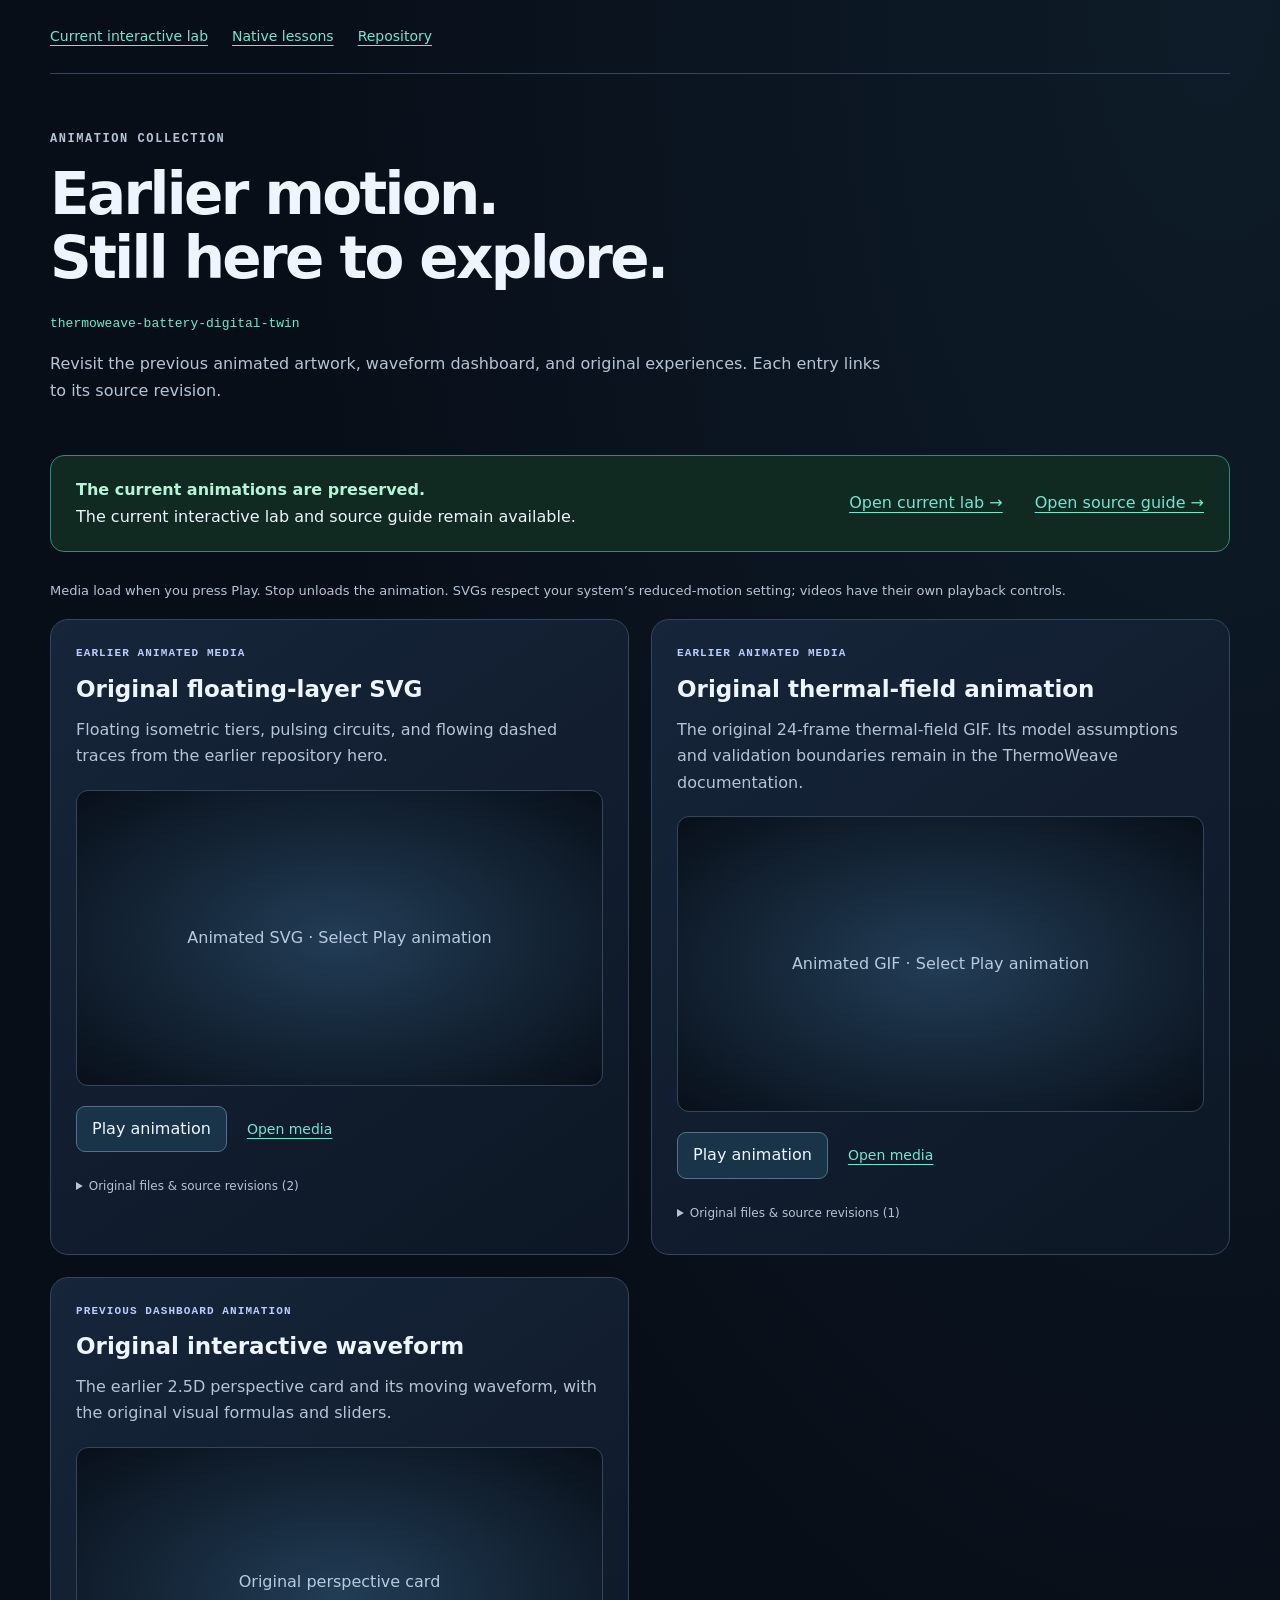
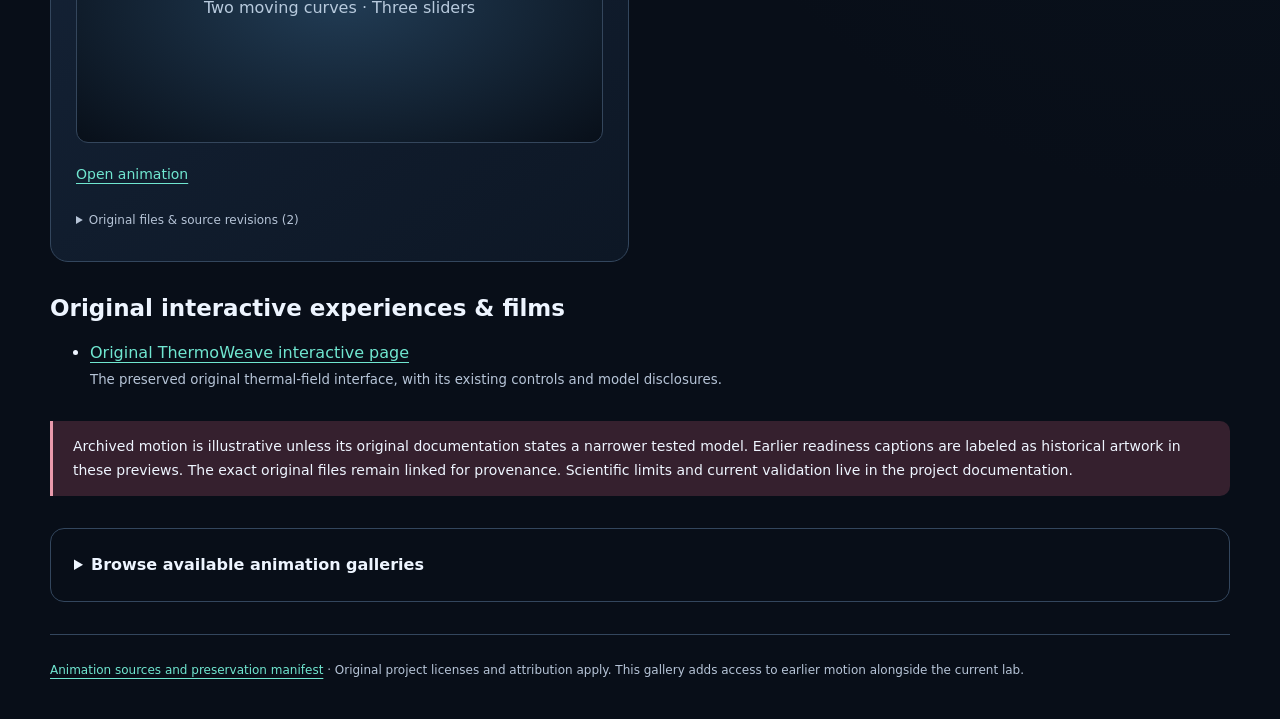
<file: docs/animations/index.html>
<!doctype html>
<html lang="en"><head><meta charset="utf-8"><meta name="viewport" content="width=device-width,initial-scale=1"><meta name="color-scheme" content="dark"><meta name="description" content="Earlier animations, animated media and native demos for thermoweave-battery-digital-twin, alongside the current interactive lab."><title>Previous animations · thermoweave-battery-digital-twin</title><link rel="stylesheet" href="gallery.css"></head>
<body><header><nav aria-label="Animation navigation"><a href="../index.html">Current interactive lab</a><a href="../native-lessons.html">Native lessons</a><a href="https://github.com/mohammadrezwankhan/thermoweave-battery-digital-twin">Repository</a></nav></header>
<main><section class="intro"><p class="eyebrow">Animation collection</p><h1>Earlier motion.<br>Still here to explore.</h1><p class="repo">thermoweave-battery-digital-twin</p><p>Revisit the previous animated artwork, waveform dashboard, and original experiences. Each entry links to its source revision.</p></section>
<aside class="current"><p><strong>The current animations are preserved.</strong>The current interactive lab and source guide remain available.</p><a href="../index.html">Open current lab →</a><a href="../portfolio/index.html">Open source guide →</a></aside>
<p class="motion-note">Media load when you press Play. Stop unloads the animation. SVGs respect your system’s reduced-motion setting; videos have their own playback controls.</p>
<noscript><p>Inline playback requires JavaScript. Every Open media, Open animation, and source link works without it.</p></noscript>
<section class="grid" aria-label="Previous animations"><article class="card" id="animation-1"><span class="badge">Earlier animated media</span><h2>Original floating-layer SVG</h2><p>Floating isometric tiers, pulsing circuits, and flowing dashed traces from the earlier repository hero.</p><div class="preview" id="preview-0"><span>Animated SVG · Select Play animation</span></div><div class="actions"><button type="button" data-play-image="media/hero-25d-54447d2d4385.svg" data-alt="Original floating-layer SVG" aria-controls="preview-0" aria-pressed="false">Play animation</button><a href="media/hero-25d-54447d2d4385.svg">Open media</a></div><details class="source"><summary>Original files &amp; source revisions (2)</summary><ul><li><a href="https://github.com/mohammadrezwankhan/thermoweave-battery-digital-twin/blob/e62c0d720aa92273e4b8c9a2b03977ba06045fd2/assets/hero-25d.svg">assets/hero-25d.svg · e62c0d720aa9</a></li><li><a href="https://github.com/mohammadrezwankhan/thermoweave-battery-digital-twin/blob/009c46e34e7c46f31336b809e0973576ad73ded0/assets/hero-25d.svg">assets/hero-25d.svg · 009c46e34e7c</a></li></ul></details></article><article class="card" id="animation-2"><span class="badge">Earlier animated media</span><h2>Original thermal-field animation</h2><p>The original 24-frame thermal-field GIF. Its model assumptions and validation boundaries remain in the ThermoWeave documentation.</p><div class="preview" id="preview-1"><span>Animated GIF · Select Play animation</span></div><div class="actions"><button type="button" data-play-image="media/thermal-field-04bda196771e.gif" data-alt="Original thermal-field animation" aria-controls="preview-1" aria-pressed="false">Play animation</button><a href="media/thermal-field-04bda196771e.gif">Open media</a></div><details class="source"><summary>Original files &amp; source revisions (1)</summary><ul><li><a href="https://github.com/mohammadrezwankhan/thermoweave-battery-digital-twin/blob/3ed818a69614cf7e612aa33961a3ba0bdd8454d7/artifacts/animation/thermal-field.gif">artifacts/animation/thermal-field.gif · 3ed818a69614</a></li></ul></details></article><article class="card" id="animation-3"><span class="badge">Previous dashboard animation</span><h2>Original interactive waveform</h2><p>The earlier 2.5D perspective card and its moving waveform, with the original visual formulas and sliders.</p><div class="preview"><span>Original perspective card<br>Two moving curves · Three sliders</span></div><div class="actions"><a href="waveform.html">Open animation</a></div><details class="source"><summary>Original files &amp; source revisions (2)</summary><ul><li><a href="https://github.com/mohammadrezwankhan/thermoweave-battery-digital-twin/blob/e62c0d720aa92273e4b8c9a2b03977ba06045fd2/docs/index.html">docs/index.html · e62c0d720aa9</a></li><li><a href="https://github.com/mohammadrezwankhan/thermoweave-battery-digital-twin/blob/009c46e34e7c46f31336b809e0973576ad73ded0/docs/index.html">docs/index.html · 009c46e34e7c</a></li></ul></details></article></section><section class="native" aria-labelledby="native-title"><h2 id="native-title">Original interactive experiences &amp; films</h2><ul><li><a href="../original-index.html">Original ThermoWeave interactive page</a><small>The preserved original thermal-field interface, with its existing controls and model disclosures.</small></li></ul></section>
<p class="scope">Archived motion is illustrative unless its original documentation states a narrower tested model. Earlier readiness captions are labeled as historical artwork in these previews. The exact original files remain linked for provenance. Scientific limits and current validation live in the project documentation.</p>
<details class="portfolio"><summary>Browse available animation galleries</summary><ul><li><a href="https://mohammadrezwankhan.github.io/mohammadrezwankhan/animations/">mohammadrezwankhan</a></li><li><a href="https://mohammadrezwankhan.github.io/thermoweave-battery-digital-twin/animations/">thermoweave-battery-digital-twin</a></li><li><a href="https://mohammadrezwankhan.github.io/battery-power-models/animations/">battery-power-models</a></li><li><a href="https://mohammadrezwankhan.github.io/battery-cycle-life-analyzer/animations/">battery-cycle-life-analyzer</a></li><li><a href="https://mohammadrezwankhan.github.io/zephyrtrade/animations/">zephyrtrade</a></li><li><a href="https://mohammadrezwankhan.github.io/voltrl/animations/">voltrl</a></li><li><a href="https://mohammadrezwankhan.github.io/smart-grid-storage-playbook/animations/">smart-grid-storage-playbook</a></li><li><a href="https://mohammadrezwankhan.github.io/matlab-simulink-energy-lab/animations/">matlab-simulink-energy-lab</a></li><li><a href="https://mohammadrezwankhan.github.io/helioforge-energy-lab/animations/">helioforge-energy-lab</a></li><li>emhass (gallery unavailable)</li><li><a href="https://mohammadrezwankhan.github.io/datacenter-twin-lab/animations/">datacenter-twin-lab</a></li><li><a href="https://mohammadrezwankhan.github.io/bess-qaqc-toolkit/animations/">bess-qaqc-toolkit</a></li><li><a href="https://mohammadrezwankhan.github.io/battery-thermal-modeling-notes/animations/">battery-thermal-modeling-notes</a></li><li><a href="https://mohammadrezwankhan.github.io/awesome-power-analysis/animations/">awesome-power-analysis</a></li><li><a href="https://mohammadrezwankhan.github.io/awesome-MATLAB/animations/">awesome-MATLAB</a></li><li><a href="https://mohammadrezwankhan.github.io/awesome-battery-data/animations/">awesome-battery-data</a></li><li>advisory-database (gallery unavailable)</li></ul></details></main>
<footer><a href="manifest.json">Animation sources and preservation manifest</a> · Original project licenses and attribution apply. This gallery adds access to earlier motion alongside the current lab.</footer><script src="gallery.js"></script></body></html>
</file>
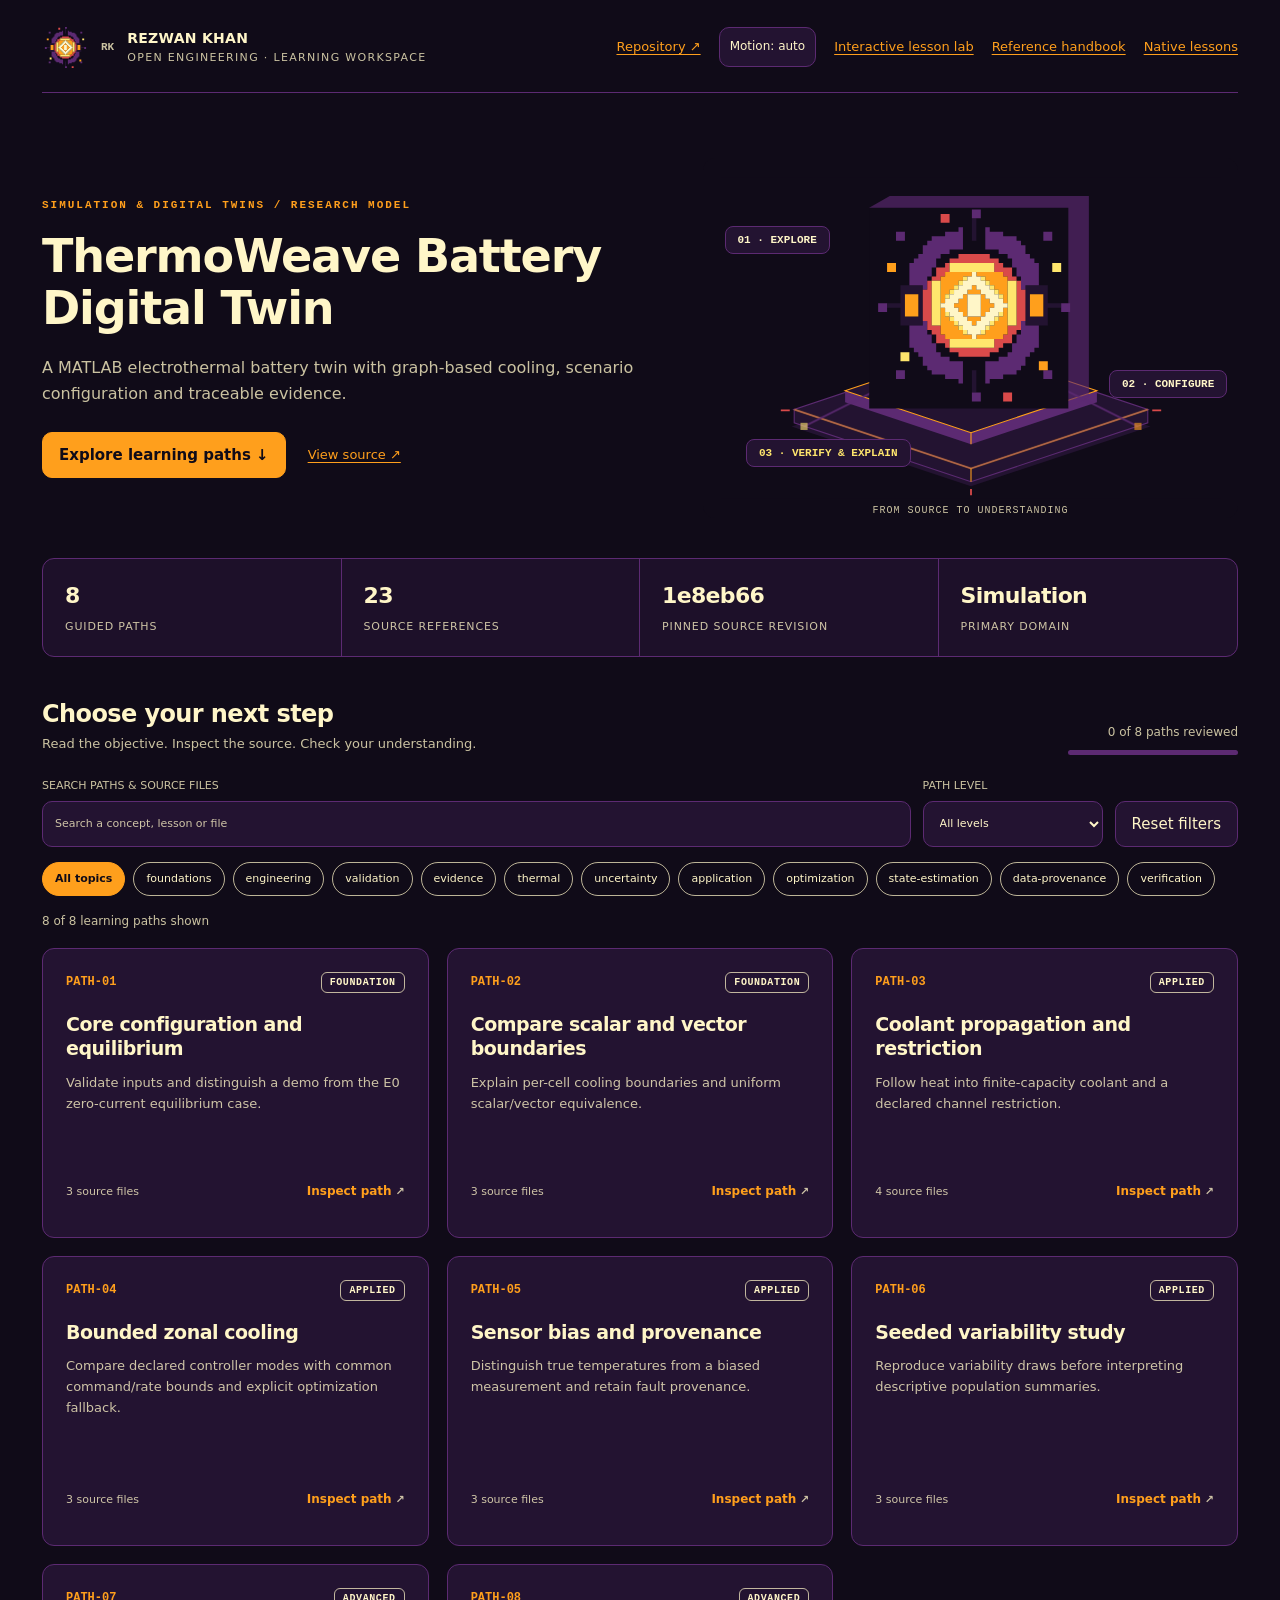
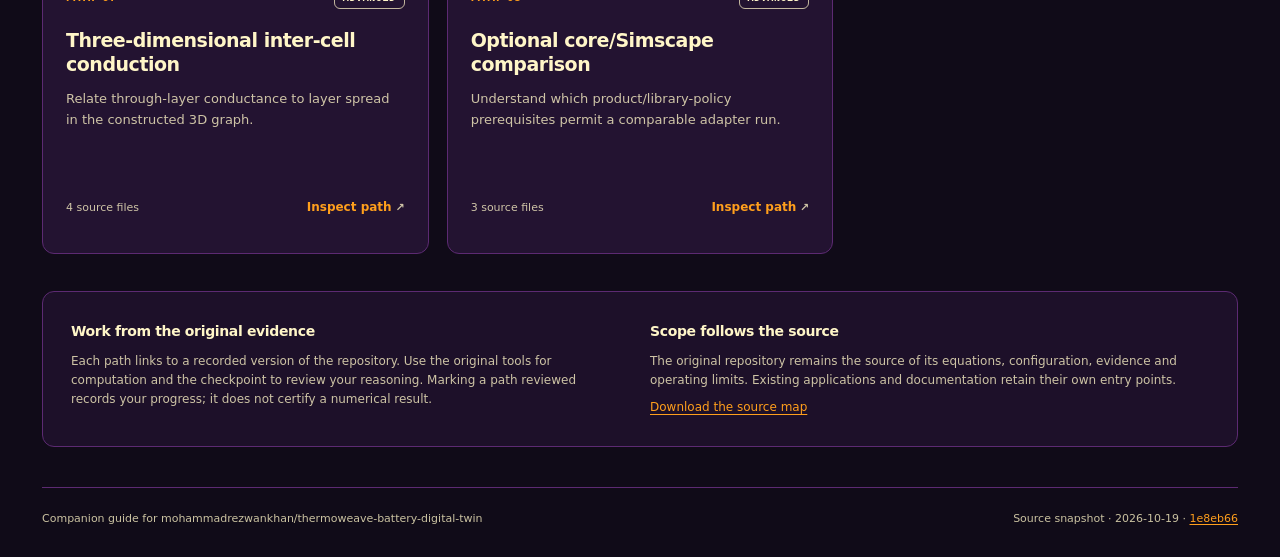
<file: docs/portfolio/index.html>
<!doctype html>
<html data-avatar-brand="portfolio" lang="en">
<head>
<meta charset="utf-8">
<meta name="viewport" content="width=device-width,initial-scale=1">
<meta name="description" content="A MATLAB electrothermal battery twin with graph-based cooling, scenario configuration and traceable evidence.">
<meta name="color-scheme" content="dark">
<title>ThermoWeave Battery Digital Twin · Learning workspace</title>
<style>
:root{color-scheme:dark;--accent:#ff9f1c;--secondary:#ffe66d;--surface:#231331;--glow:rgba(255,159,28, 0.35);--bg:#100b18;--ink:#fff6c8;--muted:#fff6c8;--line:#fff6c8b8;--ease:cubic-bezier(.22,1,.36,1)}
*{box-sizing:border-box}html{scroll-behavior:smooth}body{margin:0;background:radial-gradient(ellipse at 80% 0%,var(--surface),transparent 65%),var(--bg);color:var(--ink);font:15px/1.6 system-ui,-apple-system,BlinkMacSystemFont,"Segoe UI",sans-serif}button,input,select,textarea{font:inherit}button,a,input,select,textarea{touch-action:manipulation}button,a{ -webkit-tap-highlight-color:transparent}a{color:var(--accent);text-decoration-thickness:1px;text-underline-offset:4px}button{cursor:pointer}button:disabled{cursor:default;opacity:.5}button:focus-visible,a:focus-visible,input:focus-visible,select:focus-visible,textarea:focus-visible,summary:focus-visible{outline:3px solid var(--accent);outline-offset:4px}input::placeholder,textarea::placeholder{color:var(--muted);opacity:1}button,input,select,textarea{border:1px solid var(--line);border-radius:10px;background:#231331;color:var(--ink)}button{min-height:44px;padding:10px 16px;transition:transform .3s var(--ease),background .3s var(--ease)}button:hover{background:#5c2a72}button.primary{background:var(--accent);color:#100b18;font-weight:750;border-color:var(--accent)}button.primary:hover{filter:brightness(1.07)}.skip{position:absolute;top:-100px;left:16px;padding:12px;background:var(--bg);z-index:20}.skip:focus{top:12px}.shell{max-width:1380px;margin:0 auto;padding:0 42px}.topbar{display:flex;justify-content:space-between;align-items:center;gap:20px;padding-top:24px;padding-bottom:22px;border-bottom:1px solid #5c2a72}.brand{display:flex;align-items:center;gap:13px}.mark{width:39px;height:39px;border:1px solid var(--accent);display:grid;place-items:center;border-radius:10px;color:var(--accent);font:700 17px ui-monospace,monospace;box-shadow:5px 5px 0 #231331}.brand b{display:block;letter-spacing:.02em;font-size:14px}.brand small{display:block;color:var(--muted);font-size:11px;letter-spacing:.12em;text-transform:uppercase}.toplinks{display:flex;gap:18px;align-items:center}.toplinks a{font-size:13px}.motion{font-size:12px;padding:7px 10px;min-height:40px}.eyebrow{font:650 11px/1.4 ui-monospace,monospace;letter-spacing:.18em;text-transform:uppercase;color:var(--accent)}.hero{display:grid;grid-template-columns:1.18fr 1fr;align-items:center;gap:30px;padding:65px 0 38px}.hero h1{font-size:clamp(30px,3.6vw,51px);line-height:1.12;letter-spacing:-.045em;margin:18px 0 21px;overflow-wrap:anywhere;max-width:740px}.hero p{max-width:640px;margin:0;color:var(--muted);font-size:16px}.hero-actions{display:flex;align-items:center;gap:22px;margin:26px 0 0}.hero-actions a{font-size:13px}.visual{height:324px;position:relative;display:grid;place-items:center;overflow:hidden;border-radius:20px;background:radial-gradient(ellipse at 50% 55%,var(--glow),transparent 67%)}.visual:before{content:"";position:absolute;inset:30px;background-image:linear-gradient(#fff6c809 1px,transparent 1px),linear-gradient(90deg,#fff6c809 1px,transparent 1px);background-size:28px 28px;transform:perspective(500px) rotateX(53deg) rotateZ(-22deg);border-radius:40%}.isometric{position:relative;width:290px;height:250px;transform-style:preserve-3d;perspective:1200px}.plate{position:absolute;width:172px;height:114px;border:1px solid var(--accent);border-radius:16px;background:linear-gradient(145deg,#5c2a72,var(--surface));box-shadow:9px 12px 0 #100b1888,0 1px 20px var(--glow);transform:rotateX(50deg) rotateZ(-38deg);transition:transform .45s var(--ease)}.plate.a{left:6px;top:95px;opacity:.7}.plate.b{left:88px;top:103px;border-color:var(--secondary)}.plate.c{left:57px;top:33px;background:linear-gradient(135deg,var(--accent),var(--secondary));box-shadow:10px 14px 0 #100b1888}.plate.c:after{content:"{ }";position:absolute;inset:0;display:grid;place-items:center;font:bold 36px ui-monospace,monospace;color:#231331}.visual:hover .plate.c{transform:translateY(-10px) rotateX(50deg) rotateZ(-38deg)}.node{position:absolute;border:1px solid var(--line);background:#231331;border-radius:8px;padding:7px 12px;color:var(--ink);font:600 11px ui-monospace,monospace;box-shadow:0 6px 14px #100b1855}.node.one{left:6px;top:34px}.node.two{right:-5px;top:134px}.node.three{bottom:-2px;left:32px;color:var(--accent)}.visual-caption{position:absolute;bottom:10px;font:10px ui-monospace,monospace;color:var(--muted);letter-spacing:.1em;text-transform:uppercase}.metrics{display:grid;grid-template-columns:repeat(4,1fr);border:1px solid #5c2a72;border-radius:14px;background:#231331bb;overflow:hidden;margin:2px 0 42px}.metric{padding:19px 22px;border-right:1px solid #5c2a72}.metric:last-child{border:0}.metric strong{font-size:22px;letter-spacing:-.03em;display:block;color:var(--ink)}.metric small{color:var(--muted);font-size:11px;letter-spacing:.08em;text-transform:uppercase}.section-top{display:flex;justify-content:space-between;align-items:flex-end;gap:20px;margin-bottom:22px}h2{font-size:24px;letter-spacing:-.025em;line-height:1.25;margin:0 0 5px}.section-top p{font-size:13px;color:var(--muted);margin:0}.progress{font-size:12px;color:var(--muted);text-align:right;white-space:nowrap}.track{width:170px;height:5px;background:#5c2a72;border-radius:8px;overflow:hidden;margin-top:8px}.track span{display:block;background:var(--accent);width:0;height:100%;transition:width .4s var(--ease)}.tools{display:grid;grid-template-columns:minmax(170px,1fr) 180px auto;gap:12px;align-items:end;margin:0 0 15px}.tools label{display:flex;flex-direction:column;gap:6px;font-size:11px;color:var(--muted)}input,select{height:46px;padding:10px 12px;width:100%;min-width:0}.tags{display:flex;flex-wrap:wrap;gap:8px;margin:0 0 16px}.tag{min-height:34px;border-color:#fff6c8b8;background:transparent;border-radius:20px;padding:5px 12px;font-size:11px;line-height:1.4}.tag[aria-pressed=true]{background:var(--accent);color:#100b18;border-color:var(--accent);font-weight:750}.result-count{color:var(--muted);font-size:12px;min-height:20px;margin:0 0 16px}.cards{display:grid;grid-template-columns:repeat(3,minmax(0,1fr));gap:18px;align-items:stretch}.lesson{position:relative;display:flex;flex-direction:column;min-height:290px;padding:23px;border:1px solid #fff6c8b8;background:linear-gradient(130deg,#231331dd,#231331f0);border-radius:15px;box-shadow:0 8px 0 #100b1840;transition:transform .45s var(--ease),border-color .35s var(--ease)}.lesson:hover{transform:translateY(-4px);border-color:var(--accent)}.card-top{display:flex;justify-content:space-between;align-items:center;gap:12px;margin-bottom:19px}.number{font:600 12px ui-monospace,monospace;color:var(--accent)}.level{font:600 10px ui-monospace,monospace;letter-spacing:.06em;text-transform:uppercase;padding:4px 8px;border:1px solid #fff6c8b8;border-radius:6px;color:#fff6c8}.lesson h3{font-size:19px;letter-spacing:-.02em;line-height:1.3;margin:0 0 12px;overflow-wrap:anywhere}.lesson p{color:var(--muted);font-size:13px;line-height:1.6;margin:0 0 18px;display:-webkit-box;-webkit-line-clamp:4;-webkit-box-orient:vertical;overflow:hidden}.card-foot{display:flex;justify-content:space-between;align-items:center;gap:10px;margin-top:auto}.card-foot span{font-size:11px;color:var(--muted)}.open-lesson{border:0;background:transparent;color:var(--accent);font-weight:650;padding:8px 0;font-size:12px}.open-lesson:hover{background:transparent;text-decoration:underline}.lesson.complete:after{content:"Reviewed";position:absolute;right:22px;top:54px;font-size:10px;color:var(--secondary)}.empty{border:1px dashed var(--line);padding:34px;border-radius:14px;grid-column:1/-1;text-align:center;color:var(--muted)}.boundary{display:grid;grid-template-columns:1fr 1fr;gap:20px;padding:28px;margin:37px 0 40px;border:1px solid #5c2a72;border-radius:14px;background:#231331bb}.boundary h3{font-size:14px;margin:0 0 10px}.boundary p{font-size:12px;color:var(--muted);margin:0}.boundary a{overflow-wrap:anywhere}.footer{padding:22px 0 30px;border-top:1px solid #5c2a72;color:var(--muted);font-size:11px;display:flex;justify-content:space-between;gap:20px}dialog{position:fixed;margin:0 0 0 auto;inset:0;width:min(640px,100%);max-width:100%;height:100dvh;max-height:100dvh;background:#231331;color:var(--ink);border:0;border-left:1px solid #fff6c8b8;box-shadow:-30px 0 90px #100b1888;padding:0}dialog::backdrop{background:#100b18b8;backdrop-filter:blur(4px)}.drawer-head{display:flex;justify-content:space-between;align-items:center;gap:20px;position:sticky;top:0;padding:19px 27px;background:#231331f5;border-bottom:1px solid #5c2a72;z-index:1}.drawer-head span{font:11px ui-monospace,monospace;color:var(--accent);letter-spacing:.12em;text-transform:uppercase}.close{font-size:20px;padding:4px 13px}.drawer-body{padding:28px}.drawer-body h2{font-size:28px;line-height:1.2;overflow-wrap:anywhere}.drawer-body h3{font-size:13px;margin:26px 0 8px}.drawer-body p,.drawer-body li{font-size:13px;color:var(--muted)}.drawer-body ul{padding-left:18px}.drawer-body a{overflow-wrap:anywhere}.drawer-body pre{padding:15px;border:1px solid #fff6c8b8;background:#100b18;border-radius:10px;color:#fff6c8;white-space:pre-wrap;overflow-wrap:anywhere;font-size:11px;line-height:1.65;max-height:320px;overflow:auto}.drawer-body label{display:block;font-size:12px;color:var(--muted);margin-bottom:7px}.drawer-body textarea{width:100%;resize:vertical;min-height:92px;padding:12px}.drawer-actions{display:flex;flex-wrap:wrap;gap:10px;margin-top:23px}.disclosure{padding:13px 15px;border-left:3px solid var(--accent);background:#231331;border-radius:0 8px 8px 0}.status{min-height:24px;margin-top:14px;color:var(--accent);font-size:12px}.path{font:12px/1.5 ui-monospace,monospace;display:inline-block;min-height:32px;padding:6px 0;vertical-align:middle}.sr-only{position:absolute;width:1px;height:1px;margin:-1px;padding:0;overflow:hidden;clip:rect(0,0,0,0);white-space:nowrap;border:0}body[data-motion=off] *,body[data-motion=off] *:before,body[data-motion=off] *:after{animation:none!important;transition:none!important;scroll-behavior:auto!important}body[data-motion=off] .visual:hover .plate.c{transform:rotateX(50deg) rotateZ(-38deg)}body[data-motion=off] .lesson:hover{transform:none}.plate{pointer-events:none}
@media(prefers-reduced-motion:reduce){*{animation:none!important;transition:none!important;scroll-behavior:auto!important}.visual:hover .plate.c{transform:rotateX(50deg) rotateZ(-38deg)}.lesson:hover{transform:none}}
@media(max-width:1050px){.shell{padding:0 25px}.hero{gap:16px}.cards{grid-template-columns:repeat(2,minmax(0,1fr))}.hero h1{font-size:38px}.visual{height:300px}.metric{padding:16px}.metric strong{font-size:20px}}
@media(max-width:700px){.shell{padding:0 19px}.topbar{gap:12px}.toplinks{gap:10px}.toplinks a{display:none}.hero{grid-template-columns:1fr;padding:36px 0 24px;gap:12px}.hero h1{font-size:37px}.hero p{font-size:14px}.visual{height:220px}.isometric{transform:translateY(-20px) scale(.8)}.metrics{grid-template-columns:repeat(2,1fr);margin-bottom:30px}.metric:nth-child(2){border-right:0}.metric:nth-child(-n+2){border-bottom:1px solid #5c2a72}.metric strong{font-size:19px}.section-top{align-items:flex-start}.progress{white-space:normal;max-width:110px}.track{width:100px}.tools{grid-template-columns:1fr 135px}.tools>button{grid-column:1/-1}.cards{grid-template-columns:1fr}.lesson{min-height:250px}.boundary{grid-template-columns:1fr;padding:22px}.footer{display:block}.footer div+div{margin-top:8px}.drawer-body{padding:23px}.hero-actions{gap:14px;flex-wrap:wrap}.brand small{font-size:9px}.brand b{font-size:12px}.motion{font-size:10px}.tags{gap:7px}.tag{font-size:10px}.drawer-head{padding:17px 23px}}
@media print{body{background:white;color:black}.visual,.toplinks,.tools,.tags,.progress,.open-lesson,dialog{display:none}.shell{padding:0}.cards{grid-template-columns:1fr 1fr}.lesson,.metrics,.boundary{background:white;color:black;box-shadow:none;break-inside:avoid}.lesson p,.hero p,.boundary p{color:#5c2a72}.hero{padding:15px 0;display:block}.hero h1{font-size:28px}.metric strong{color:black}}

.native-catalog-link{white-space:nowrap}@media(max-width:700px){.toplinks a.native-catalog-link{display:inline}}
</style>
<link rel="stylesheet" href="../visuals/brand-uniformity/brand.css">
</head>
<body>
<a class="skip" href="#learning">Skip to learning paths</a>
<div class="shell">
<header class="topbar"><div class="brand"><img class="brand-avatar" data-brand-decoration="true" src="../visuals/brand-uniformity/avatar.svg" width="48" height="48" alt=""><span class="mark" aria-hidden="true">RK</span><div><b>REZWAN KHAN</b><small>Open engineering · learning workspace</small></div></div><nav class="toplinks" aria-label="Repository navigation"><a id="sourceTop" href="https://github.com/mohammadrezwankhan/thermoweave-battery-digital-twin">Repository ↗</a><button class="motion" id="motion" aria-pressed="false">Motion: auto</button><a href="../index.html">Interactive lesson lab</a><a href="../reference/index.html">Reference handbook</a><a class="native-catalog-link" href="../native-lessons.html">Native lessons</a></nav></header>
<main>
<section class="hero" aria-labelledby="heroTitle"><div><div class="eyebrow">Simulation &amp; digital twins / research model</div><h1 id="heroTitle">ThermoWeave Battery Digital Twin</h1><p>A MATLAB electrothermal battery twin with graph-based cooling, scenario configuration and traceable evidence.</p><div class="hero-actions"><button class="primary" id="start">Explore learning paths ↓</button><a href="https://github.com/mohammadrezwankhan/thermoweave-battery-digital-twin">View source ↗</a></div></div><div class="visual" aria-hidden="true"><svg class="champion-art" data-brand-decoration="true" aria-hidden="true" xmlns="http://www.w3.org/2000/svg" width="560" height="360" viewBox="0 0 560 360" role="img" aria-labelledby="champion-title champion-desc">
<title id="champion-title">Rezwan energy-core champion in 2.5D</title>
<desc id="champion-desc">The unchanged original pixel avatar stands above layered isometric planes. Square signals are illustrative brand motion, not a measurement or simulation. The complete composition remains visible without motion.</desc>
<style>
.brand-signal{animation:brand-signal-travel 4.8s cubic-bezier(.22,1,.36,1) 1 both;transform-box:view-box}
.brand-signal.second{animation-name:brand-return-travel}
.brand-edge{animation:brand-edge-light 4.8s ease-out 1 both}
@keyframes brand-signal-travel{0%,100%{transform:translate(0,0);opacity:.6}35%{transform:translate(62px,-31px);opacity:1}70%{transform:translate(125px,-62px);opacity:.6}}
@keyframes brand-return-travel{0%,100%{transform:translate(0,0);opacity:.6}35%{transform:translate(-62px,-31px);opacity:1}70%{transform:translate(-125px,-62px);opacity:.6}}
@keyframes brand-edge-light{0%,100%{opacity:.55}45%{opacity:1}}
@media(prefers-reduced-motion:reduce){.brand-signal,.brand-edge{animation:none!important}}
</style>
<rect width="560" height="360" fill="#100b18"/>
<path d="M280 215 481 279 280 346 79 279Z" fill="#231331"/>
<path d="M82 260 280 326 478 260v15l-198 66-198-66Z" fill="#231331" stroke="#5c2a72" stroke-width="1.2"/>
<path d="M280 194 478 260 280 326 82 260Z" fill="#231331" stroke="#5c2a72" stroke-width="1.4"/>
<path d="M139 239 280 286 421 239v13l-141 47-141-47Z" fill="#5c2a72"/>
<path d="M280 192 421 239 280 286 139 239Z" fill="#231331" stroke="#ff9f1c" stroke-width="1.2"/>
<path d="M280 286v13m0 27v15" stroke="#ff9f1c" stroke-width="1.2"/>
<path class="brand-edge" d="m82 260 198 66 198-66" fill="none" stroke="#ff9f1c" stroke-width="2"/>
<path d="M93 279 155 248 218 217M467 279 405 248 342 217" fill="none" stroke="#5c2a72" stroke-width="2"/>
<path d="M166 34 189 21h223v225l-23 13Z" fill="#5c2a72" opacity=".65"/>
<path d="M166 34h223v225H166Z" fill="#100b18"/>
<g data-canonical-core="48" transform="translate(161 21) scale(5)"><path fill="#231331" d="M24 5h1v5h-1zM8 20h5v2h-5zM36 20h5v2h-5zM8 22h1v2h-1zM40 22h1v2h-1zM5 24h4v1h-4zM40 24h4v1h-4zM8 25h1v2h-1zM12 22h1v5h-1zM36 22h1v5h-1zM40 25h1v2h-1zM8 27h5v2h-5zM36 27h5v2h-5zM24 39h1v5h-1z"/><path fill="#5c2a72" d="M24 3h2v2h-2zM21 7h1v1h-1zM27 7h1v1h-1zM18 8h4v1h-4zM27 8h4v1h-4zM7 8h2v2h-2zM15 9h7v1h-7zM27 9h7v1h-7zM40 8h2v2h-2zM14 10h8v1h-8zM27 10h8v1h-8zM13 11h9v1h-9zM27 11h9v1h-9zM13 12h6v1h-6zM30 12h6v1h-6zM12 13h5v1h-5zM32 13h5v1h-5zM11 14h5v1h-5zM33 14h5v1h-5zM10 15h6v1h-6zM33 15h6v1h-6zM10 16h5v2h-5zM34 16h5v2h-5zM10 18h4v2h-4zM35 18h4v2h-4zM13 20h1v1h-1zM35 20h1v1h-1zM3 24h2v2h-2zM44 24h2v2h-2zM13 28h1v1h-1zM35 28h1v1h-1zM10 29h4v2h-4zM35 29h4v2h-4zM10 31h5v2h-5zM34 31h5v2h-5zM10 33h6v1h-6zM33 33h6v1h-6zM11 34h5v1h-5zM33 34h5v1h-5zM12 35h5v1h-5zM32 35h5v1h-5zM13 36h6v1h-6zM30 36h6v1h-6zM13 37h9v1h-9zM27 37h9v1h-9zM14 38h8v1h-8zM27 38h8v1h-8zM15 39h7v1h-7zM27 39h7v1h-7zM7 39h2v2h-2zM18 40h4v1h-4zM27 40h4v1h-4zM40 39h2v2h-2zM21 41h1v1h-1zM27 41h1v1h-1zM24 44h2v2h-2z"/><path fill="#d94a4a" d="M17 4h2v2h-2zM21 13h7v1h-7zM19 14h11v1h-11zM18 15h1v1h-1zM29 15h2v1h-2zM16 16h3v1h-3zM29 16h4v1h-4zM16 17h2v1h-2zM31 17h2v1h-2zM15 18h2v1h-2zM32 18h2v1h-2zM14 19h1v2h-1zM34 19h1v2h-1zM13 21h2v7h-2zM34 21h2v7h-2zM14 28h1v1h-1zM34 28h1v1h-1zM14 29h3v1h-3zM32 29h3v1h-3zM15 30h2v1h-2zM32 30h2v1h-2zM16 31h2v1h-2zM31 31h2v1h-2zM16 32h3v1h-3zM29 32h4v1h-4zM18 33h1v1h-1zM29 33h2v1h-2zM19 34h11v1h-11zM21 35h7v1h-7zM31 44h2v2h-2z"/><path fill="#ff9f1c" d="M5 15h2v2h-2zM18 17h6v1h-6zM25 17h6v1h-6zM17 18h5v1h-5zM27 18h5v1h-5zM17 19h4v1h-4zM28 19h4v1h-4zM17 20h3v1h-3zM24 20h1v1h-1zM29 20h3v1h-3zM17 21h2v1h-2zM23 21h3v1h-3zM30 21h2v1h-2zM22 22h1v1h-1zM26 22h1v1h-1zM17 22h1v2h-1zM21 23h2v1h-2zM26 23h2v1h-2zM31 22h1v2h-1zM20 24h3v1h-3zM26 24h3v1h-3zM21 25h2v1h-2zM26 25h2v1h-2zM9 22h3v5h-3zM17 25h1v2h-1zM22 26h1v1h-1zM26 26h1v1h-1zM31 25h1v2h-1zM37 22h3v5h-3zM17 27h2v1h-2zM23 27h3v1h-3zM30 27h2v1h-2zM17 28h3v1h-3zM24 28h1v1h-1zM29 28h3v1h-3zM17 29h4v1h-4zM28 29h4v1h-4zM17 30h5v1h-5zM27 30h5v1h-5zM18 31h6v1h-6zM25 31h6v1h-6zM39 37h2v2h-2z"/><path fill="#ffe66d" d="M19 15h10v2h-10zM42 15h2v2h-2zM22 18h1v1h-1zM26 18h1v1h-1zM21 19h1v1h-1zM27 19h1v1h-1zM20 20h1v1h-1zM28 20h1v1h-1zM19 21h1v1h-1zM29 21h1v1h-1zM18 22h1v1h-1zM30 22h1v1h-1zM18 26h1v1h-1zM30 26h1v1h-1zM19 27h1v1h-1zM29 27h1v1h-1zM15 19h2v10h-2zM20 28h1v1h-1zM28 28h1v1h-1zM32 19h2v10h-2zM21 29h1v1h-1zM27 29h1v1h-1zM22 30h1v1h-1zM26 30h1v1h-1zM19 32h10v2h-10zM8 35h2v2h-2z"/><path fill="#fff6c8" d="M24 17h1v1h-1zM23 18h3v1h-3zM22 19h5v1h-5zM21 20h3v1h-3zM25 20h3v1h-3zM20 21h3v1h-3zM26 21h3v1h-3zM19 22h3v1h-3zM27 22h3v1h-3zM18 23h3v1h-3zM28 23h3v1h-3zM17 24h3v1h-3zM29 24h3v1h-3zM18 25h3v1h-3zM28 25h3v1h-3zM19 26h3v1h-3zM23 22h3v5h-3zM27 26h3v1h-3zM20 27h3v1h-3zM26 27h3v1h-3zM21 28h3v1h-3zM25 28h3v1h-3zM22 29h5v1h-5zM23 30h3v1h-3zM24 31h1v1h-1z"/></g>
<rect class="brand-signal" x="89" y="275" width="8" height="8" fill="#ffe66d"/>
<rect class="brand-signal second" x="463" y="275" width="8" height="8" fill="#ff9f1c"/>
<path d="M67 261h10m406 0h10M280 349v7" stroke="#d94a4a" stroke-width="2"/>
</svg>
<div class="isometric"><div class="plate a"></div><div class="plate b"></div><div class="plate c"></div><span class="node one">01 · EXPLORE</span><span class="node two">02 · CONFIGURE</span><span class="node three">03 · VERIFY & EXPLAIN</span></div><span class="visual-caption">From source to understanding</span></div></section>
<section class="metrics" aria-label="Workspace facts"><div class="metric"><strong>8</strong><small>Guided paths</small></div><div class="metric"><strong>23</strong><small>Source references</small></div><div class="metric"><strong>1e8eb66</strong><small>Pinned source revision</small></div><div class="metric"><strong>Simulation</strong><small>Primary domain</small></div></section>
<section id="learning" aria-labelledby="pathsTitle"><div class="section-top"><div><h2 id="pathsTitle">Choose your next step</h2><p>Read the objective. Inspect the source. Check your understanding.</p></div><div class="progress"><span id="progressText">0 paths reviewed</span><div class="track" aria-hidden="true"><span id="progressBar"></span></div></div></div>
<div class="tools"><label for="search">SEARCH PATHS & SOURCE FILES<input id="search" type="search" placeholder="Search a concept, lesson or file" autocomplete="off"></label><label for="level">PATH LEVEL<select id="level"><option value="all">All levels</option><option value="Foundation">Foundation</option><option value="Applied">Applied</option><option value="Advanced">Advanced</option></select></label><button id="reset">Reset filters</button></div>
<div class="tags" id="tags" role="group" aria-label="Filter by topic"></div><p id="count" class="result-count" role="status" aria-live="polite" aria-atomic="true"></p><div class="cards" id="cards"></div>
<noscript><p>This workspace needs JavaScript for filtering. The repository and the JSON source map remain available.</p><a href="lesson-config.json">Read the lesson source map</a></noscript></section>
<section class="boundary" aria-label="Learning scope and provenance"><div><h3>Work from the original evidence</h3><p>Each path links to a recorded version of the repository. Use the original tools for computation and the checkpoint to review your reasoning. Marking a path reviewed records your progress; it does not certify a numerical result.</p></div><div><h3>Scope follows the source</h3><p>The original repository remains the source of its equations, configuration, evidence and operating limits. Existing applications and documentation retain their own entry points.</p><p style="margin-top:8px"><a href="lesson-config.json" download>Download the source map</a></p></div></section>
</main><footer class="footer"><div>Companion guide for mohammadrezwankhan/thermoweave-battery-digital-twin</div><div>Source snapshot · 2026-10-19 · <a href="https://github.com/mohammadrezwankhan/thermoweave-battery-digital-twin/commit/1e8eb66a767104cffbb5c7d921228d9f0b6419fd">1e8eb66</a></div></footer>
</div>
<dialog id="inspector" aria-labelledby="lessonTitle"><div class="drawer-head"><span id="lessonNumber">Learning path</span><button class="close" id="close" aria-label="Close lesson inspector">×</button></div><div class="drawer-body"><h2 id="lessonTitle"></h2><p id="lessonSummary"></p><h3>Learning objective</h3><p id="objective"></p><h3>Source files</h3><ul id="sources"></ul><h3>Verification checkpoint</h3><p class="disclosure" id="checkpoint"></p><div id="commandBlock"><h3>Run in the repository environment</h3><pre id="command"></pre><p>Commands are source-derived guidance. This guide does not run the repository or change its configuration.</p></div><details id="paramsBlock"><summary>Inspect configuration references</summary><pre id="parameters"></pre></details><h3>Your study notes</h3><label for="notes">Record assumptions, parameter choices or questions</label><textarea id="notes" placeholder="For example: Which assumption would change the result?"></textarea><p id="storageNote">Notes and reviewed paths are saved in this browser when local storage is available.</p><div class="drawer-actions"><button class="primary" id="complete">Mark as reviewed</button><button id="export">Export study plan</button></div><p class="status" id="status" role="status" aria-live="polite"></p></div></dialog>
<script type="application/json" id="workspaceData">{
  "schema_version": 1,
  "repository": "mohammadrezwankhan/thermoweave-battery-digital-twin",
  "display_name": "ThermoWeave Battery Digital Twin",
  "description": "A MATLAB electrothermal battery twin with graph-based cooling, scenario configuration and traceable evidence.",
  "domain": "DOMAIN_D",
  "theme": {
    "accent": "#FF6D00",
    "secondary": "#00B0FF",
    "surface": "#1A1412",
    "glow": "rgba(255, 109, 0, 0.35)",
    "label": "Simulation \u0026 digital twins",
    "short": "Simulation"
  },
  "repo_type": "research model",
  "source_revision": "1e8eb66a767104cffbb5c7d921228d9f0b6419fd",
  "source_snapshot_date": "2026-10-19",
  "repo_url": "https://github.com/mohammadrezwankhan/thermoweave-battery-digital-twin",
  "homepage": "https://mohammadrezwankhan.github.io/thermoweave-battery-digital-twin/",
  "upstream": null,
  "lessons": [
    {
      "id": "path-01",
      "title": "Core configuration and equilibrium",
      "summary": "Validate inputs and distinguish a demo from the E0 zero-current equilibrium case.",
      "objective": "Validate inputs and distinguish a demo from the E0 zero-current equilibrium case.",
      "checkpoint": "E0 stated acceptance: drift/spread ≤1e-10 K and residual ≤1e-10. Use actual existing integration assertions before declaring pass.",
      "level": "Foundation",
      "tags": [
        "foundations",
        "engineering",
        "validation",
        "evidence"
      ],
      "source_paths": [
        "config/baseline.json",
        "runDemo.m",
        "tests/integration/TestSimulationIntegration.m"
      ],
      "source_urls": [
        "https://github.com/mohammadrezwankhan/thermoweave-battery-digital-twin/blob/1e8eb66a767104cffbb5c7d921228d9f0b6419fd/config/baseline.json",
        "https://github.com/mohammadrezwankhan/thermoweave-battery-digital-twin/blob/1e8eb66a767104cffbb5c7d921228d9f0b6419fd/runDemo.m",
        "https://github.com/mohammadrezwankhan/thermoweave-battery-digital-twin/blob/1e8eb66a767104cffbb5c7d921228d9f0b6419fd/tests/integration/TestSimulationIntegration.m"
      ],
      "parameters": [
        {
          "source_inputs": [
            "baseline config; E0 parameters in docs/scenarios.md"
          ],
          "expected_outputs": [
            "canonical result",
            "energy residual",
            "temperature drift"
          ],
          "note": "Source reference; execution and scientific verification are separate."
        }
      ],
      "command": null,
      "native_id": null,
      "native_route": null,
      "execution_status": "source-linked guide; no execution by this dashboard"
    },
    {
      "id": "path-02",
      "title": "Compare scalar and vector boundaries",
      "summary": "Explain per-cell cooling boundaries and uniform scalar/vector equivalence.",
      "objective": "Explain per-cell cooling boundaries and uniform scalar/vector equivalence.",
      "checkpoint": "Uniform scalar/vector inputs should agree under existing tests. E1 residual gate in scenario matrix is ≤1e-4.",
      "level": "Foundation",
      "tags": [
        "foundations",
        "engineering",
        "thermal",
        "uncertainty",
        "validation",
        "evidence"
      ],
      "source_paths": [
        "config/vectorized-gradient.json",
        "examples/compareBoundaryModes.m",
        "tests/unit/TestConfigAndPhysics.m"
      ],
      "source_urls": [
        "https://github.com/mohammadrezwankhan/thermoweave-battery-digital-twin/blob/1e8eb66a767104cffbb5c7d921228d9f0b6419fd/config/vectorized-gradient.json",
        "https://github.com/mohammadrezwankhan/thermoweave-battery-digital-twin/blob/1e8eb66a767104cffbb5c7d921228d9f0b6419fd/examples/compareBoundaryModes.m",
        "https://github.com/mohammadrezwankhan/thermoweave-battery-digital-twin/blob/1e8eb66a767104cffbb5c7d921228d9f0b6419fd/tests/unit/TestConfigAndPhysics.m"
      ],
      "parameters": [
        {
          "source_inputs": [
            "12-node graph",
            "scalar/vector temperatures",
            "conductance"
          ],
          "expected_outputs": [
            "spatial temperatures",
            "hash",
            "finite metrics"
          ],
          "note": "Source reference; execution and scientific verification are separate."
        }
      ],
      "command": null,
      "native_id": null,
      "native_route": null,
      "execution_status": "source-linked guide; no execution by this dashboard"
    },
    {
      "id": "path-03",
      "title": "Coolant propagation and restriction",
      "summary": "Follow heat into finite-capacity coolant and a declared channel restriction.",
      "objective": "Follow heat into finite-capacity coolant and a declared channel restriction.",
      "checkpoint": "Check coolant heat versus mass-flow heat capacity balance. Only the declared segment receives the restriction.",
      "level": "Applied",
      "tags": [
        "application",
        "engineering",
        "thermal",
        "uncertainty",
        "validation",
        "evidence"
      ],
      "source_paths": [
        "config/channel-restriction.json",
        "src/+thermoweave/+coolant/march.m",
        "src/+thermoweave/+uncertainty/applyFaults.m",
        "tests/unit/TestConfigAndPhysics.m"
      ],
      "source_urls": [
        "https://github.com/mohammadrezwankhan/thermoweave-battery-digital-twin/blob/1e8eb66a767104cffbb5c7d921228d9f0b6419fd/config/channel-restriction.json",
        "https://github.com/mohammadrezwankhan/thermoweave-battery-digital-twin/blob/1e8eb66a767104cffbb5c7d921228d9f0b6419fd/src/%2Bthermoweave/%2Bcoolant/march.m",
        "https://github.com/mohammadrezwankhan/thermoweave-battery-digital-twin/blob/1e8eb66a767104cffbb5c7d921228d9f0b6419fd/src/%2Bthermoweave/%2Buncertainty/applyFaults.m",
        "https://github.com/mohammadrezwankhan/thermoweave-battery-digital-twin/blob/1e8eb66a767104cffbb5c7d921228d9f0b6419fd/tests/unit/TestConfigAndPhysics.m"
      ],
      "parameters": [
        {
          "source_inputs": [
            "four segments",
            "mass flow 0.010 kg/s",
            "cp 3800 J/(kg K)",
            "segment-2 restriction"
          ],
          "expected_outputs": [
            "outlet temperature",
            "cell field",
            "fault metadata"
          ],
          "note": "Source reference; execution and scientific verification are separate."
        }
      ],
      "command": null,
      "native_id": null,
      "native_route": null,
      "execution_status": "source-linked guide; no execution by this dashboard"
    },
    {
      "id": "path-04",
      "title": "Bounded zonal cooling",
      "summary": "Compare declared controller modes with common command/rate bounds and explicit optimization fallback.",
      "objective": "Compare declared controller modes with common command/rate bounds and explicit optimization fallback.",
      "checkpoint": "Enforce command and rate limits. Missing Optimization Toolbox or solver failure must remain visible.",
      "level": "Applied",
      "tags": [
        "application",
        "engineering",
        "thermal",
        "optimization",
        "uncertainty"
      ],
      "source_paths": [
        "examples/runAdaptiveCooling.m",
        "src/+thermoweave/+control/baselineController.m",
        "src/+thermoweave/+control/advancedController.m"
      ],
      "source_urls": [
        "https://github.com/mohammadrezwankhan/thermoweave-battery-digital-twin/blob/1e8eb66a767104cffbb5c7d921228d9f0b6419fd/examples/runAdaptiveCooling.m",
        "https://github.com/mohammadrezwankhan/thermoweave-battery-digital-twin/blob/1e8eb66a767104cffbb5c7d921228d9f0b6419fd/src/%2Bthermoweave/%2Bcontrol/baselineController.m",
        "https://github.com/mohammadrezwankhan/thermoweave-battery-digital-twin/blob/1e8eb66a767104cffbb5c7d921228d9f0b6419fd/src/%2Bthermoweave/%2Bcontrol/advancedController.m"
      ],
      "parameters": [
        {
          "source_inputs": [
            "matched initial state/topology/load",
            "controller parameters"
          ],
          "expected_outputs": [
            "cooling commands",
            "temperature results",
            "fallback status"
          ],
          "note": "Source reference; execution and scientific verification are separate."
        }
      ],
      "command": null,
      "native_id": null,
      "native_route": null,
      "execution_status": "source-linked guide; no execution by this dashboard"
    },
    {
      "id": "path-05",
      "title": "Sensor bias and provenance",
      "summary": "Distinguish true temperatures from a biased measurement and retain fault provenance.",
      "objective": "Distinguish true temperatures from a biased measurement and retain fault provenance.",
      "checkpoint": "Fault metadata and time targeting must match source config. Do not imply a fault-detection algorithm exists.",
      "level": "Applied",
      "tags": [
        "application",
        "engineering",
        "thermal",
        "state-estimation",
        "data-provenance",
        "uncertainty",
        "evidence"
      ],
      "source_paths": [
        "config/sensor-fault.json",
        "src/+thermoweave/+uncertainty/applyFaults.m",
        "tests/regression/TestRegressionContracts.m"
      ],
      "source_urls": [
        "https://github.com/mohammadrezwankhan/thermoweave-battery-digital-twin/blob/1e8eb66a767104cffbb5c7d921228d9f0b6419fd/config/sensor-fault.json",
        "https://github.com/mohammadrezwankhan/thermoweave-battery-digital-twin/blob/1e8eb66a767104cffbb5c7d921228d9f0b6419fd/src/%2Bthermoweave/%2Buncertainty/applyFaults.m",
        "https://github.com/mohammadrezwankhan/thermoweave-battery-digital-twin/blob/1e8eb66a767104cffbb5c7d921228d9f0b6419fd/tests/regression/TestRegressionContracts.m"
      ],
      "parameters": [
        {
          "source_inputs": [
            "zone-2 +5 K bias, 180–240 s",
            "baseline controller"
          ],
          "expected_outputs": [
            "sensor/cooling fault metadata",
            "canonical array dimensions"
          ],
          "note": "Source reference; execution and scientific verification are separate."
        }
      ],
      "command": null,
      "native_id": null,
      "native_route": null,
      "execution_status": "source-linked guide; no execution by this dashboard"
    },
    {
      "id": "path-06",
      "title": "Seeded variability study",
      "summary": "Reproduce variability draws before interpreting descriptive population summaries.",
      "objective": "Reproduce variability draws before interpreting descriptive population summaries.",
      "checkpoint": "Same seed must reproduce full JSON/hash. Do not claim convergence of population percentiles without a convergence study.",
      "level": "Applied",
      "tags": [
        "application",
        "engineering",
        "uncertainty",
        "validation",
        "evidence"
      ],
      "source_paths": [
        "examples/runMonteCarloStudy.m",
        "src/+thermoweave/+uncertainty/applyVariability.m",
        "tests/regression/TestRegressionContracts.m"
      ],
      "source_urls": [
        "https://github.com/mohammadrezwankhan/thermoweave-battery-digital-twin/blob/1e8eb66a767104cffbb5c7d921228d9f0b6419fd/examples/runMonteCarloStudy.m",
        "https://github.com/mohammadrezwankhan/thermoweave-battery-digital-twin/blob/1e8eb66a767104cffbb5c7d921228d9f0b6419fd/src/%2Bthermoweave/%2Buncertainty/applyVariability.m",
        "https://github.com/mohammadrezwankhan/thermoweave-battery-digital-twin/blob/1e8eb66a767104cffbb5c7d921228d9f0b6419fd/tests/regression/TestRegressionContracts.m"
      ],
      "parameters": [
        {
          "source_inputs": [
            "default 20 runs",
            "seeds 6100–6119",
            "declared variability model"
          ],
          "expected_outputs": [
            "seed manifest",
            "finite results",
            "descriptive summary"
          ],
          "note": "Source reference; execution and scientific verification are separate."
        }
      ],
      "command": null,
      "native_id": null,
      "native_route": null,
      "execution_status": "source-linked guide; no execution by this dashboard"
    },
    {
      "id": "path-07",
      "title": "Three-dimensional inter-cell conduction",
      "summary": "Relate through-layer conductance to layer spread in the constructed 3D graph.",
      "objective": "Relate through-layer conductance to layer spread in the constructed 3D graph.",
      "checkpoint": "Check topology counts, face masks, Laplacian and one-layer reduction. Use E10 residual gate ≤1e-3; synthetic sensitivity only.",
      "level": "Advanced",
      "tags": [
        "verification",
        "engineering",
        "validation",
        "evidence"
      ],
      "source_paths": [
        "config/3d-intercell-study.json",
        "examples/run3DStudy.m",
        "tests/integration/Test3DStudy.m",
        "tests/unit/TestTopology3D.m"
      ],
      "source_urls": [
        "https://github.com/mohammadrezwankhan/thermoweave-battery-digital-twin/blob/1e8eb66a767104cffbb5c7d921228d9f0b6419fd/config/3d-intercell-study.json",
        "https://github.com/mohammadrezwankhan/thermoweave-battery-digital-twin/blob/1e8eb66a767104cffbb5c7d921228d9f0b6419fd/examples/run3DStudy.m",
        "https://github.com/mohammadrezwankhan/thermoweave-battery-digital-twin/blob/1e8eb66a767104cffbb5c7d921228d9f0b6419fd/tests/integration/Test3DStudy.m",
        "https://github.com/mohammadrezwankhan/thermoweave-battery-digital-twin/blob/1e8eb66a767104cffbb5c7d921228d9f0b6419fd/tests/unit/TestTopology3D.m"
      ],
      "parameters": [
        {
          "source_inputs": [
            "3x4x3 cuboid",
            "36 nodes",
            "75 interfaces",
            "gz 0.10/0.25/0.75 W/K"
          ],
          "expected_outputs": [
            "temperature layers",
            "scenario hashes",
            "CSV/JSON/figures"
          ],
          "note": "Source reference; execution and scientific verification are separate."
        }
      ],
      "command": null,
      "native_id": null,
      "native_route": null,
      "execution_status": "source-linked guide; no execution by this dashboard"
    },
    {
      "id": "path-08",
      "title": "Optional core/Simscape comparison",
      "summary": "Understand which product/library-policy prerequisites permit a comparable adapter run.",
      "objective": "Understand which product/library-policy prerequisites permit a comparable adapter run.",
      "checkpoint": "Missing products/policy must yield honest SKIPPED_* record. Neither engine is ground truth; do not convert skips to passes.",
      "level": "Advanced",
      "tags": [
        "verification",
        "engineering"
      ],
      "source_paths": [
        "examples/compareCoreAndSimscape.m",
        "simscape/runSimscapeScenario.m",
        ".github/workflows/simscape-integration.yml"
      ],
      "source_urls": [
        "https://github.com/mohammadrezwankhan/thermoweave-battery-digital-twin/blob/1e8eb66a767104cffbb5c7d921228d9f0b6419fd/examples/compareCoreAndSimscape.m",
        "https://github.com/mohammadrezwankhan/thermoweave-battery-digital-twin/blob/1e8eb66a767104cffbb5c7d921228d9f0b6419fd/simscape/runSimscapeScenario.m",
        "https://github.com/mohammadrezwankhan/thermoweave-battery-digital-twin/blob/1e8eb66a767104cffbb5c7d921228d9f0b6419fd/.github/workflows/simscape-integration.yml"
      ],
      "parameters": [
        {
          "source_inputs": [
            "same resolved core configuration",
            "licensed products",
            "library policy"
          ],
          "expected_outputs": [
            "canonical adapter result or explicit SKIPPED status"
          ],
          "note": "Source reference; execution and scientific verification are separate."
        }
      ],
      "command": null,
      "native_id": null,
      "native_route": null,
      "execution_status": "source-linked guide; no execution by this dashboard"
    }
  ]
}</script>
<script>
'use strict';
const data=JSON.parse(document.getElementById('workspaceData').textContent);
const el=id=>document.getElementById(id), dialog=el('inspector');
const key='portfolio-learning:'+data.repository+':'+data.source_revision;
let storage=true,state={done:[],notes:{},motion:'auto'},selectedTag='all',active=null,trigger=null;
try{const saved=JSON.parse(localStorage.getItem(key)||'null');if(saved&&Array.isArray(saved.done)&&saved.notes&&typeof saved.notes==='object'){state={...state,...saved};state.done=state.done.filter(id=>data.lessons.some(l=>l.id===id));}}catch{storage=false;}
function save(){try{localStorage.setItem(key,JSON.stringify(state));}catch{storage=false;el('storageNote').textContent='Browser storage is unavailable. Export a study plan to keep your notes.';}}
function node(tag,text,className){const x=document.createElement(tag);if(text!==undefined)x.textContent=text;if(className)x.className=className;return x;}
function setMotion(){document.body.dataset.motion=state.motion;el('motion').textContent='Motion: '+state.motion;el('motion').setAttribute('aria-pressed',String(state.motion==='off'));}
function updateProgress(){el('progressText').textContent=state.done.length+' of '+data.lessons.length+' paths reviewed';el('progressBar').style.width=(state.done.length/data.lessons.length*100)+'%';}
function renderTags(){el('tags').replaceChildren();const tags=['all',...new Set(data.lessons.flatMap(l=>l.tags))];for(const tag of tags){const b=node('button',tag==='all'?'All topics':tag,'tag');b.type='button';b.setAttribute('aria-pressed',String(tag===selectedTag));b.onclick=()=>{selectedTag=tag;renderTags();renderCards();const match=[...el('tags').children].find(x=>x.textContent===(tag==='all'?'All topics':tag));match?.focus();};el('tags').append(b);}}
function renderCards(){const q=el('search').value.toLocaleLowerCase().trim(),level=el('level').value;const lessons=data.lessons.filter(l=>(level==='all'||l.level===level)&&(selectedTag==='all'||l.tags.includes(selectedTag))&&[l.title,l.summary,l.objective,...l.source_paths,...l.tags].join(' ').toLocaleLowerCase().includes(q));el('cards').replaceChildren();el('count').textContent=lessons.length+' of '+data.lessons.length+' learning paths shown';if(!lessons.length){el('cards').append(node('div','No paths match these filters. Try another term or reset the filters.','empty'));}for(const lesson of lessons){const card=node('article',undefined,'lesson'+(state.done.includes(lesson.id)?' complete':''));const top=node('div',undefined,'card-top');top.append(node('span',lesson.id.toUpperCase(),'number'),node('span',lesson.level,'level'));const foot=node('div',undefined,'card-foot');foot.append(node('span',lesson.source_paths.length+' source '+(lesson.source_paths.length===1?'file':'files')));const b=node('button','Inspect path','open-lesson');const icon=node('span',' ↗');icon.setAttribute('aria-hidden','true');b.append(icon);b.type='button';b.setAttribute('aria-label','Inspect path: '+lesson.title);b.onclick=()=>openLesson(lesson,b);foot.append(b);card.append(top,node('h3',lesson.title),node('p',lesson.summary),foot);el('cards').append(card);}updateProgress();}
function sourceHref(path){
  if(typeof data.repository!=='string'||!/^[A-Za-z0-9][A-Za-z0-9-]*\/[A-Za-z0-9][A-Za-z0-9_.-]*$/.test(data.repository))return null;
  if(typeof data.source_revision!=='string'||!/^[a-f0-9]{40}$/.test(data.source_revision))return null;
  if(typeof path!=='string'||path.includes('\\'))return null;
  const parts=path.split('/');
  if(parts.some(part=>!part||part==='.'||part==='..'))return null;
  return 'https://github.com/'+data.repository.split('/').map(encodeURIComponent).join('/')+'/blob/'+encodeURIComponent(data.source_revision)+'/'+parts.map(encodeURIComponent).join('/');
}
function openLesson(lesson,button){active=lesson;trigger=button;el('lessonNumber').textContent=lesson.id+' / '+lesson.level;el('lessonTitle').textContent=lesson.title;el('lessonSummary').textContent=lesson.summary;el('objective').textContent=lesson.objective;el('checkpoint').textContent=lesson.checkpoint;el('sources').replaceChildren();lesson.source_paths.forEach((path,i)=>{const li=node('li');const a=node('a',path,'path');const href=sourceHref(path);if(href!==null)a.href=href;a.target='_blank';a.rel='noopener noreferrer';li.append(a);el('sources').append(li);});el('commandBlock').hidden=!lesson.command;el('command').textContent=lesson.command||'';el('paramsBlock').hidden=!lesson.parameters?.length;el('parameters').textContent=JSON.stringify(lesson.parameters||[],null,2);el('paramsBlock').open=false;el('notes').value=typeof state.notes[lesson.id]==='string'?state.notes[lesson.id]:'';el('complete').textContent=state.done.includes(lesson.id)?'Mark as unreviewed':'Mark as reviewed';el('status').textContent='';if(!storage)el('storageNote').textContent='Browser storage is unavailable. Export a study plan to keep your notes.';dialog.showModal();el('close').focus();}
function closeLesson(){if(dialog.open)dialog.close();trigger?.focus();}
el('close').onclick=closeLesson;dialog.addEventListener('cancel',event=>{event.preventDefault();closeLesson();});dialog.addEventListener('click',event=>{if(event.target===dialog){const r=dialog.getBoundingClientRect();if(event.clientX<r.left||event.clientX>r.right||event.clientY<r.top||event.clientY>r.bottom)closeLesson();}});
el('notes').addEventListener('input',()=>{if(active){state.notes[active.id]=el('notes').value;save();}});
el('complete').onclick=()=>{if(!active)return;const was=state.done.includes(active.id);state.done=was?state.done.filter(x=>x!==active.id):[...state.done,active.id];save();el('complete').textContent=was?'Mark as reviewed':'Mark as unreviewed';el('status').textContent=was?'Path returned to your learning list.':'Path marked as reviewed in your personal learning record.';renderCards();trigger=[...document.querySelectorAll('.open-lesson')].find(b=>b.getAttribute('aria-label')==='Inspect path: '+active.title)||el('search');};
el('export').onclick=()=>{if(!active)return;const plan={schema_version:1,repository:data.repository,source_revision:data.source_revision,lesson_id:active.id,title:active.title,source_paths:active.source_paths,configuration_references:active.parameters,notes:state.notes[active.id]||'',personally_reviewed:state.done.includes(active.id),execution_status:'not_executed_by_this_guide'};const url=URL.createObjectURL(new Blob([JSON.stringify(plan,null,2)+'\n'],{type:'application/json'}));const a=node('a');a.href=url;a.download=data.repository.split('/')[1]+'-'+active.id+'-study-plan.json';document.body.append(a);a.click();a.remove();setTimeout(()=>URL.revokeObjectURL(url),1000);el('status').textContent='Study plan exported. It contains your notes and source references.';};
el('motion').onclick=()=>{state.motion=state.motion==='off'?'auto':'off';setMotion();save();};
el('search').addEventListener('input',renderCards);el('level').addEventListener('change',renderCards);el('reset').onclick=()=>{el('search').value='';el('level').value='all';selectedTag='all';renderTags();renderCards();el('search').focus();};el('start').onclick=()=>{el('learning').scrollIntoView();el('search').focus({preventScroll:true});};
setMotion();renderTags();renderCards();
</script>
</body></html>
</file>
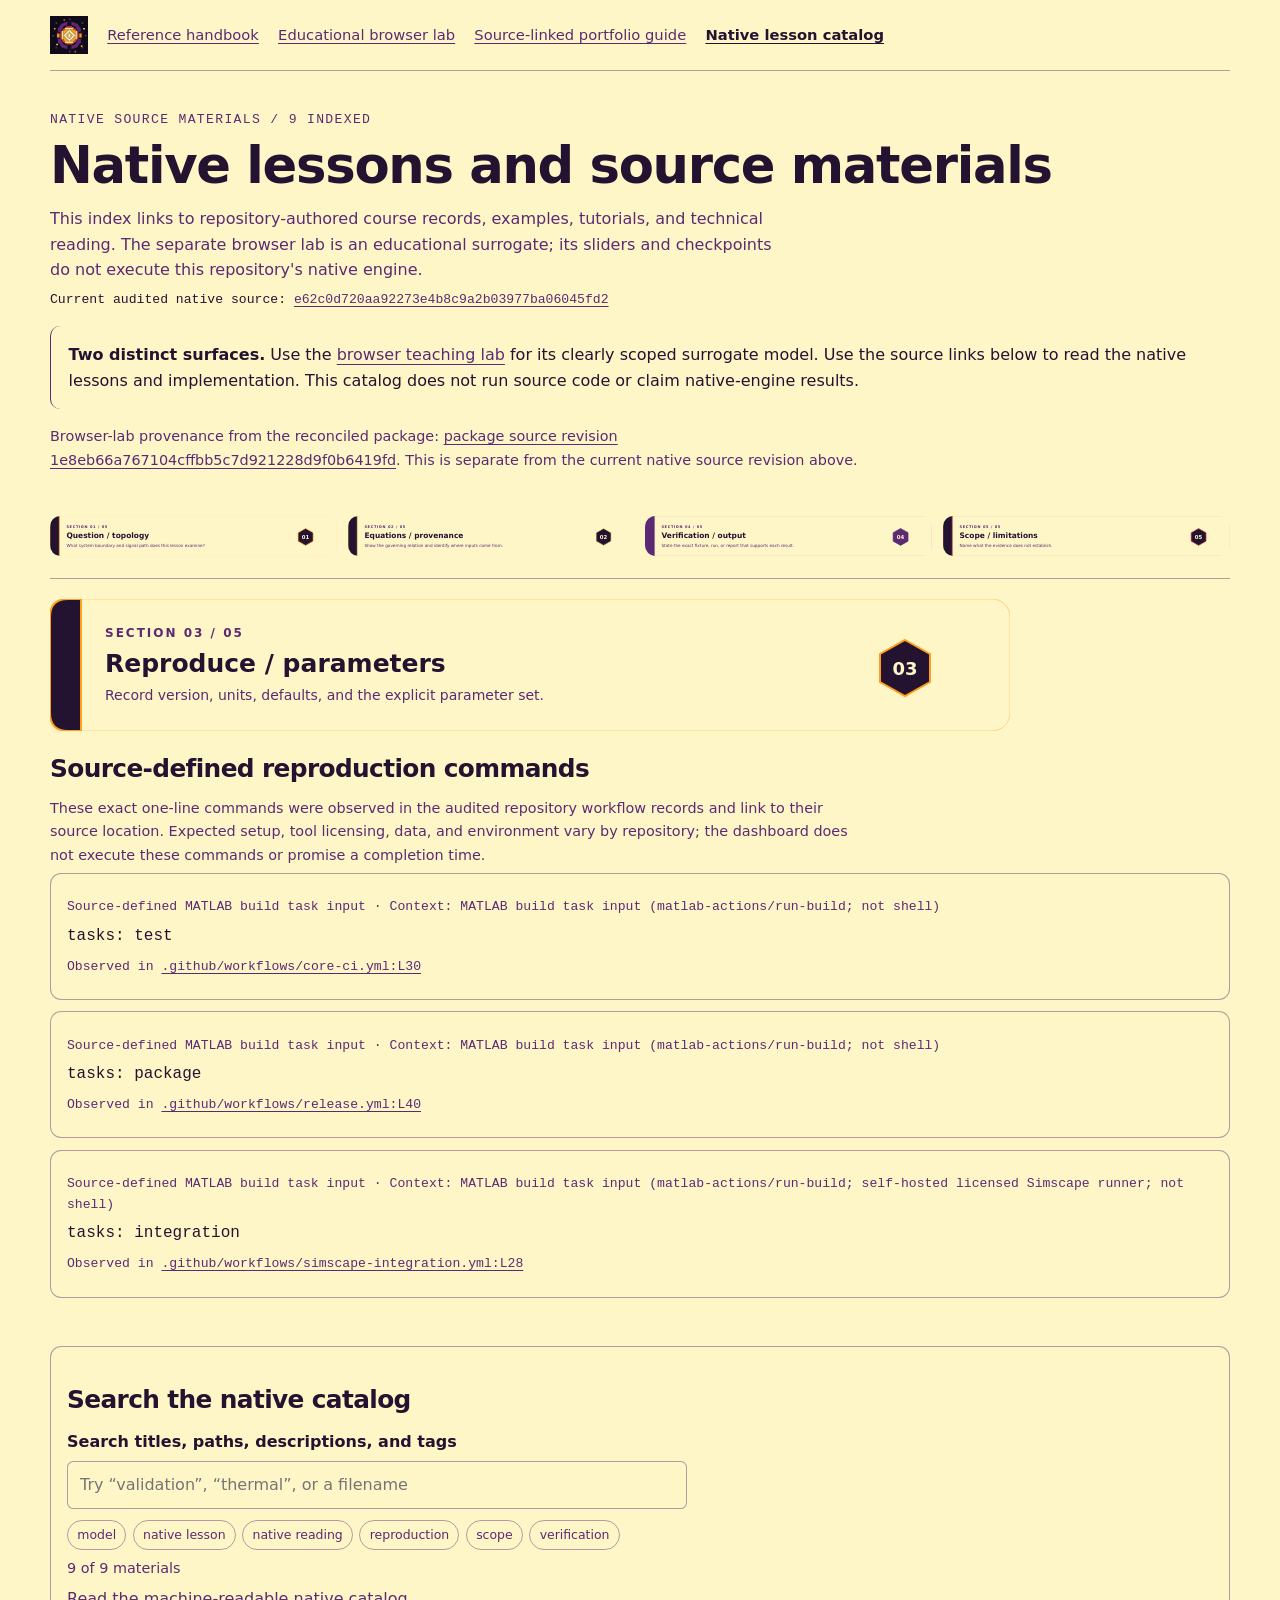
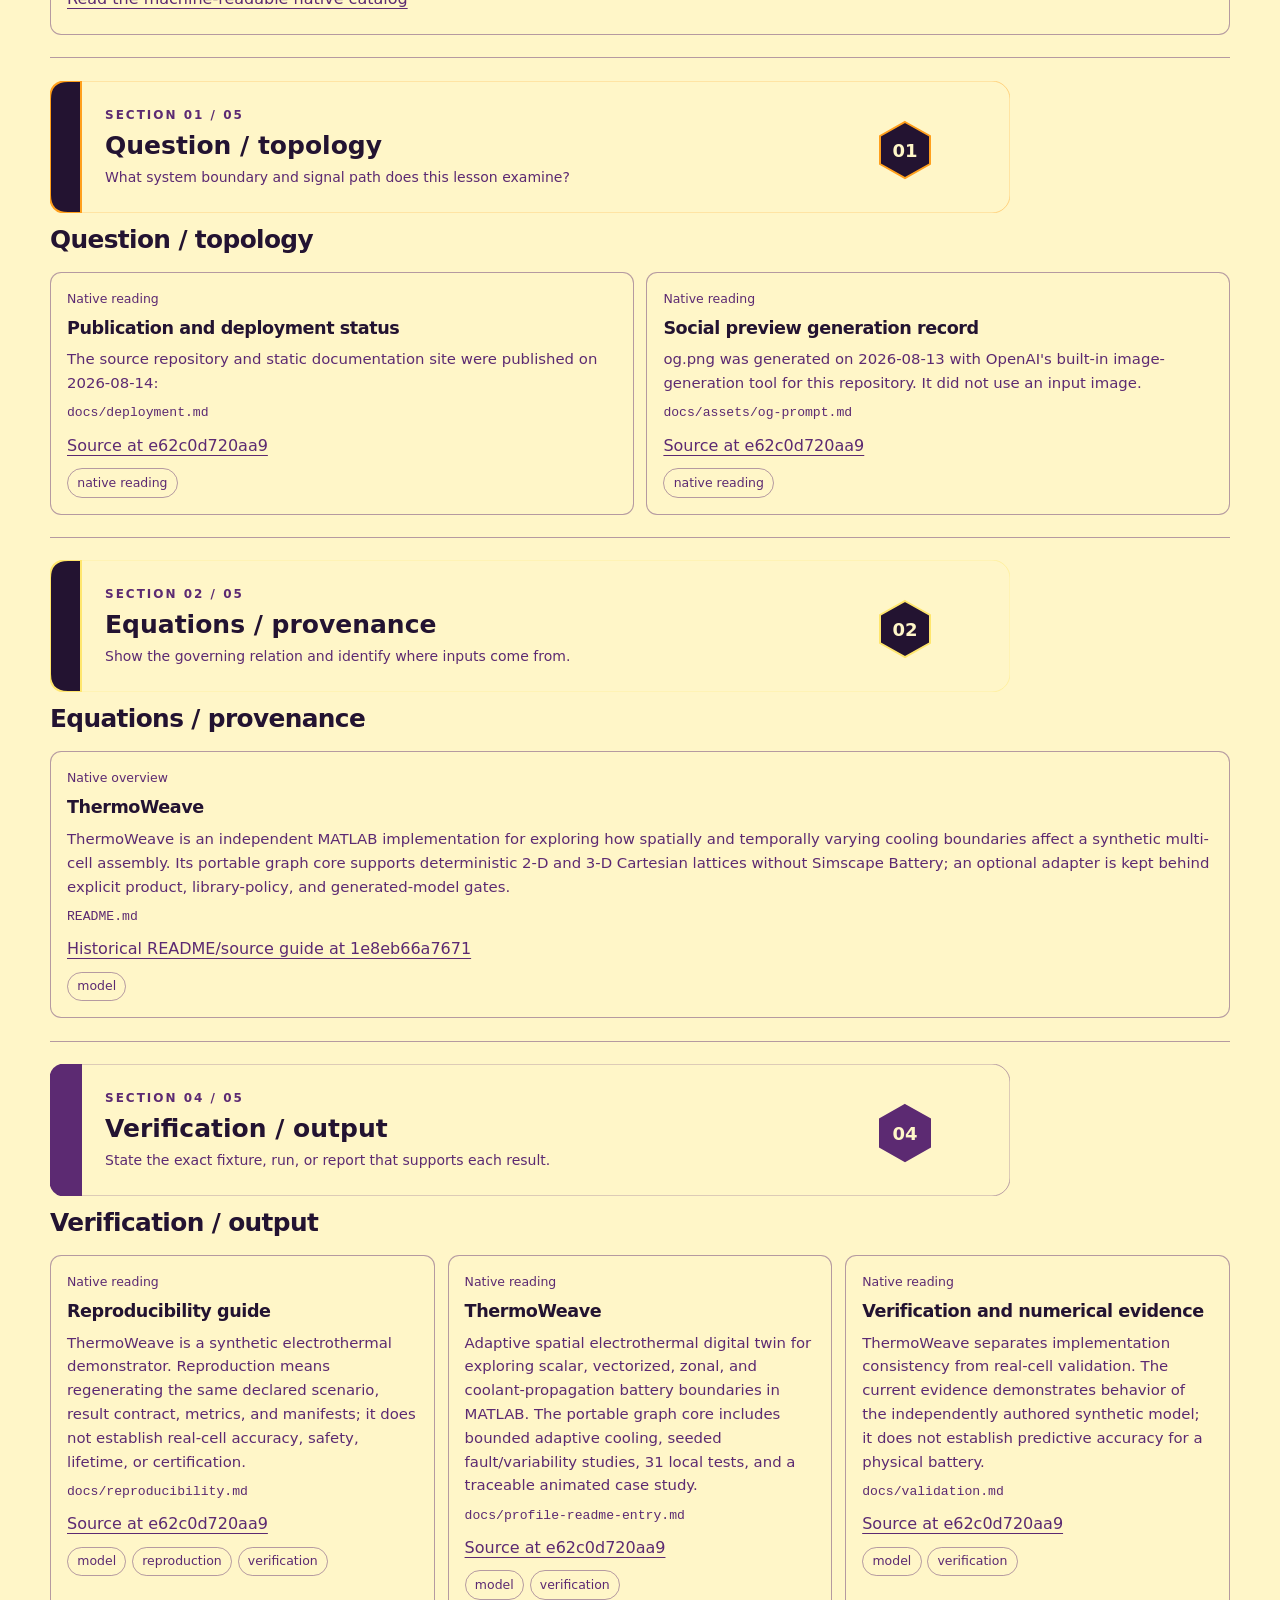
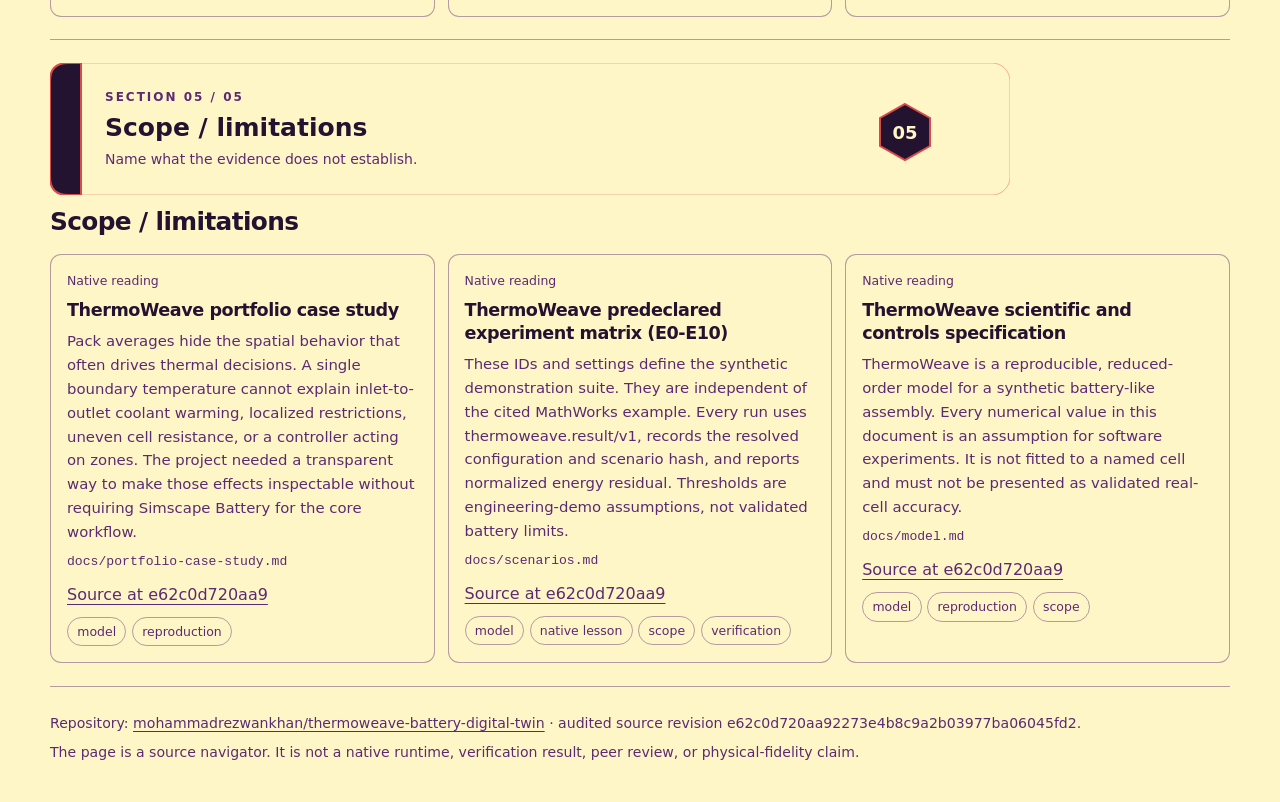
<file: docs/native-lessons.html>
<!doctype html>
<html data-avatar-brand="catalog" lang="en">
<head>
<meta charset="utf-8"><meta name="viewport" content="width=device-width, initial-scale=1"><meta name="color-scheme" content="light dark">
<meta name="description" content="Search source-backed native lessons, examples, commands, and scope notes for mohammadrezwankhan/thermoweave-battery-digital-twin.">
<title>Thermoweave Battery Digital Twin · Native lesson catalog</title>
<style>
:root{color-scheme:light dark;--bg:#fff6c8;--panel:#fff6c8;--ink:#231331;--muted:#fff6c8b8;--line:#fff6c8;--cyan:#5c2a72;--green:#5c2a72;--amber:#5c2a72;--violet:#5c2a72;--rose:#5c2a72;--focus:#5c2a72;font:16px/1.6 system-ui,-apple-system,Segoe UI,sans-serif}@media(prefers-color-scheme:dark){:root{--bg:#100b18;--panel:#231331;--ink:#fff6c8;--muted:#fff6c8;--line:#5c2a72;--cyan:#ffe66d;--green:#ff9f1c;--amber:#fff6c8;--violet:#fff6c8;--rose:#fff6c8;--focus:#fff6c8}}*{box-sizing:border-box}body{margin:0;background:var(--bg);color:var(--ink)}a{color:var(--cyan);text-underline-offset:.16em}a:hover{text-decoration-thickness:2px}button,input{font:inherit}button:focus-visible,a:focus-visible,input:focus-visible{outline:3px solid var(--focus);outline-offset:3px}.skip-link{position:absolute;top:-6rem;left:1rem;background:var(--panel);padding:.65rem 1rem;z-index:5}.skip-link:focus{top:1rem}.shell{width:min(1180px,calc(100% - 2rem));margin:auto}.surface-nav{display:flex;flex-wrap:wrap;gap:.8rem 1.2rem;align-items:center;padding:1rem 0;border-bottom:1px solid var(--line);font-size:.92rem}.surface-nav a[aria-current]{font-weight:700;color:var(--ink)}.hero{padding:2rem 0 1.4rem}h1{font-size:clamp(2rem,4vw,3.2rem);line-height:1.12;margin:.35rem 0 .75rem}h2{font-size:1.55rem;line-height:1.25;margin:1.4rem 0 .8rem}h3{font-size:1.1rem;line-height:1.3;margin:.2rem 0 .55rem}p{margin:.4rem 0}.eyebrow,.source-path,.command-source,.command-label,.revision{font-family:ui-monospace,SFMono-Regular,Consolas,monospace;font-size:.82rem}.eyebrow{letter-spacing:.1em;text-transform:uppercase;color:var(--muted)}.lede{max-width:78ch;color:var(--muted)}.revision{overflow-wrap:anywhere}.surface-note{margin:1rem 0;padding:1rem 1.1rem;border-left:5px solid var(--rose);background:var(--panel);border-radius:.35rem}.surface-note strong{color:var(--rose)}.model-figure{margin:1.2rem 0;padding:1rem;background:var(--panel);border:1px solid var(--line);border-radius:.65rem}.model-figure img{display:block;max-width:100%;height:auto;margin:auto}.model-figure figcaption{margin-top:.6rem;color:var(--muted);font-size:.9rem}.section-navigation{display:grid;grid-template-columns:repeat(auto-fit,minmax(180px,1fr));gap:.65rem;padding:1rem 0 1.4rem}.section-link{display:block;border-radius:.65rem;overflow:hidden}.section-link img,.section-banner img{display:block;width:100%;height:auto}.catalog-section{padding:1.4rem 0;border-top:1px solid var(--line);scroll-margin-top:1rem}.catalog-section h2{margin:.75rem 0 1rem}.lesson-grid{display:grid;grid-template-columns:repeat(auto-fit,minmax(min(100%,315px),1fr));gap:.8rem}.lesson-card,.command-card{background:var(--panel);border:1px solid var(--line);border-radius:.7rem;padding:1rem;min-width:0}.lesson-card[hidden]{display:none!important}.card-meta{display:flex;justify-content:space-between;gap:1rem;color:var(--muted);font-size:.78rem;margin-bottom:.5rem}.excerpt{color:var(--muted);font-size:.93rem}.source-path{overflow-wrap:anywhere;color:var(--muted)}.card-links{display:flex;flex-wrap:wrap;gap:.5rem 1rem;margin:.6rem 0}.tags{display:flex;flex-wrap:wrap;gap:.35rem}.tag,.filter-chip{border:1px solid var(--line);border-radius:999px;padding:.24rem .58rem;font-size:.78rem;color:var(--muted);background:transparent}.controls{padding:1rem;background:var(--panel);border:1px solid var(--line);border-radius:.7rem;margin:1.4rem 0}.controls label{display:block;font-weight:650;margin-bottom:.4rem}input[type=search]{width:min(100%,620px);padding:.65rem .75rem;background:var(--bg);border:1px solid var(--line);border-radius:.4rem;color:var(--ink)}.filter-list{display:flex;flex-wrap:wrap;gap:.4rem;margin-top:.7rem}.filter-chip[aria-pressed=true]{color:var(--ink);border-color:var(--cyan);box-shadow:inset 0 0 0 1px var(--cyan)}.results-count{color:var(--muted);font-size:.9rem}.reproduction{padding:1.25rem 0 1.6rem;border-top:1px solid var(--line)}.command-list{display:grid;gap:.7rem}.command-card{display:flex;align-items:flex-start;justify-content:space-between;gap:1rem}.command-card pre{margin:.2rem 0;white-space:pre-wrap;overflow-wrap:anywhere}.command-source,.command-label{color:var(--muted)}.copy-button{flex:none;border:1px solid var(--line);border-radius:.4rem;padding:.45rem .7rem;background:transparent;color:var(--ink);cursor:pointer}.copy-button:hover{border-color:var(--cyan)}.setup-note,.lab-provenance{color:var(--muted);font-size:.9rem;max-width:90ch}.footer{border-top:1px solid var(--line);padding:1.2rem 0 2rem;color:var(--muted);font-size:.88rem}@media(max-width:620px){.command-card{display:block}.copy-button{margin-top:.5rem}.surface-nav{gap:.55rem .85rem}}@media(prefers-reduced-motion:reduce){*,*::before,*::after{scroll-behavior:auto!important;animation:none!important;transition:none!important}}
</style><link rel="stylesheet" href="visuals/brand-uniformity/brand.css">
</head>
<body><a class="skip-link" href="#catalog">Skip to native catalog</a><main class="shell">
<nav class="surface-nav" aria-label="Learning surfaces"><img class="brand-avatar" data-brand-decoration="true" src="visuals/brand-uniformity/avatar.svg" width="48" height="48" alt="">
      <a href="reference/index.html">Reference handbook</a>
      <a href="index.html">Educational browser lab</a>
      <a href="portfolio/index.html">Source-linked portfolio guide</a>
      <a href="#catalog" aria-current="page">Native lesson catalog</a>
    </nav>
<section class="hero" aria-labelledby="page-title"><p class="eyebrow">Native source materials / 9 indexed</p><h1 id="page-title">Native lessons and source materials</h1>
<p class="lede">This index links to repository-authored course records, examples, tutorials, and technical reading. The separate browser lab is an educational surrogate; its sliders and checkpoints do not execute this repository's native engine.</p>
<p class="revision">Current audited native source: <a href="https://github.com/mohammadrezwankhan/thermoweave-battery-digital-twin/tree/e62c0d720aa92273e4b8c9a2b03977ba06045fd2" target="_blank" rel="noopener noreferrer">e62c0d720aa92273e4b8c9a2b03977ba06045fd2</a></p>

<aside class="surface-note"><strong>Two distinct surfaces.</strong> Use the <a href="index.html">browser teaching lab</a> for its clearly scoped surrogate model. Use the source links below to read the native lessons and implementation. This catalog does not run source code or claim native-engine results.</aside>
<p class="lab-provenance">Browser-lab provenance from the reconciled package: <a href="https://github.com/mohammadrezwankhan/thermoweave-battery-digital-twin/tree/1e8eb66a767104cffbb5c7d921228d9f0b6419fd" target="_blank" rel="noopener noreferrer">package source revision 1e8eb66a767104cffbb5c7d921228d9f0b6419fd</a>. This is separate from the current native source revision above.</p></section>
<nav class="section-navigation" aria-label="Five-color learning sections"><a class="section-link section-question" href="#question"><img src="visuals/brand-uniformity/sections/section-01-question.svg" alt="Section 01: Question / topology"></a>
<a class="section-link section-equations" href="#equations"><img src="visuals/brand-uniformity/sections/section-02-equations.svg" alt="Section 02: Equations / provenance"></a>
<a class="section-link section-verification" href="#verification"><img src="visuals/brand-uniformity/sections/section-04-verification.svg" alt="Section 04: Verification / output"></a>
<a class="section-link section-scope" href="#scope"><img src="visuals/brand-uniformity/sections/section-05-scope.svg" alt="Section 05: Scope / limitations"></a></nav>
<section class="reproduction" id="reproduction" aria-labelledby="reproduction-title"><div class="section-banner"><img src="visuals/brand-uniformity/sections/section-03-reproduce.svg" alt="Section 03: Reproduce / parameters"></div>
<h2 id="reproduction-title">Source-defined reproduction commands</h2>
<p class="setup-note">These exact one-line commands were observed in the audited repository workflow records and link to their source location. Expected setup, tool licensing, data, and environment vary by repository; the dashboard does not execute these commands or promise a completion time.</p>
<div class="command-list"><article class="command-card">
          <div><p class="command-label">Source-defined MATLAB build task input · Context: MATLAB build task input (matlab-actions/run-build; not shell)</p><pre><code>tasks: test</code></pre>
          <p class="command-source">Observed in <a href="https://github.com/mohammadrezwankhan/thermoweave-battery-digital-twin/blob/e62c0d720aa92273e4b8c9a2b03977ba06045fd2/.github/workflows/core-ci.yml#L30" target="_blank" rel="noopener noreferrer">.github/workflows/core-ci.yml:L30</a></p></div>

        </article><article class="command-card">
          <div><p class="command-label">Source-defined MATLAB build task input · Context: MATLAB build task input (matlab-actions/run-build; not shell)</p><pre><code>tasks: package</code></pre>
          <p class="command-source">Observed in <a href="https://github.com/mohammadrezwankhan/thermoweave-battery-digital-twin/blob/e62c0d720aa92273e4b8c9a2b03977ba06045fd2/.github/workflows/release.yml#L40" target="_blank" rel="noopener noreferrer">.github/workflows/release.yml:L40</a></p></div>

        </article><article class="command-card">
          <div><p class="command-label">Source-defined MATLAB build task input · Context: MATLAB build task input (matlab-actions/run-build; self-hosted licensed Simscape runner; not shell)</p><pre><code>tasks: integration</code></pre>
          <p class="command-source">Observed in <a href="https://github.com/mohammadrezwankhan/thermoweave-battery-digital-twin/blob/e62c0d720aa92273e4b8c9a2b03977ba06045fd2/.github/workflows/simscape-integration.yml#L28" target="_blank" rel="noopener noreferrer">.github/workflows/simscape-integration.yml:L28</a></p></div>

        </article></div></section>
<section class="controls" id="catalog" aria-labelledby="catalog-title"><h2 id="catalog-title">Search the native catalog</h2><label for="lesson-search">Search titles, paths, descriptions, and tags</label><input id="lesson-search" type="search" autocomplete="off" placeholder="Try “validation”, “thermal”, or a filename">
<div class="filter-list" role="group" aria-label="Filter native materials by smart tag"><button class="filter-chip" type="button" data-tag-filter="model" aria-pressed="false">model</button>
<button class="filter-chip" type="button" data-tag-filter="native-lesson" aria-pressed="false">native lesson</button>
<button class="filter-chip" type="button" data-tag-filter="native-reading" aria-pressed="false">native reading</button>
<button class="filter-chip" type="button" data-tag-filter="reproduction" aria-pressed="false">reproduction</button>
<button class="filter-chip" type="button" data-tag-filter="scope" aria-pressed="false">scope</button>
<button class="filter-chip" type="button" data-tag-filter="verification" aria-pressed="false">verification</button></div><p class="results-count" id="result-count" role="status" aria-live="polite">9 materials</p>
<p><a href="native-lessons.json">Read the machine-readable native catalog</a></p></section>
<section class="catalog-section section-question" id="question" aria-labelledby="heading-question">
          <div class="section-banner"><img src="visuals/brand-uniformity/sections/section-01-question.svg" alt="Section 01: Question / topology"></div>
          <h2 id="heading-question">Question / topology</h2>
          <div class="lesson-grid"><article class="lesson-card" data-search="publication and deployment status docs/deployment.md the source repository and static documentation site were published on 2026-08-14: native reading native-reading" data-tags="native-reading">
              <div class="card-meta"><span>Native reading</span></div>
              <h3>Publication and deployment status</h3><p class="excerpt">The source repository and static documentation site were published on 2026-08-14:</p>
              <p class="source-path"><code>docs/deployment.md</code></p>
              <div class="card-links"><a class="source-link" href="https://github.com/mohammadrezwankhan/thermoweave-battery-digital-twin/blob/e62c0d720aa92273e4b8c9a2b03977ba06045fd2/docs/deployment.md#L1" target="_blank" rel="noopener noreferrer">Source at e62c0d720aa9</a></div><div class="tags"><span class="tag">native reading</span></div>
            </article><article class="lesson-card" data-search="social preview generation record docs/assets/og-prompt.md og.png was generated on 2026-08-13 with openai&#x27;s built-in image-generation tool for this repository. it did not use an input image. native reading native-reading" data-tags="native-reading">
              <div class="card-meta"><span>Native reading</span></div>
              <h3>Social preview generation record</h3><p class="excerpt">og.png was generated on 2026-08-13 with OpenAI&#x27;s built-in image-generation tool for this repository. It did not use an input image.</p>
              <p class="source-path"><code>docs/assets/og-prompt.md</code></p>
              <div class="card-links"><a class="source-link" href="https://github.com/mohammadrezwankhan/thermoweave-battery-digital-twin/blob/e62c0d720aa92273e4b8c9a2b03977ba06045fd2/docs/assets/og-prompt.md#L1" target="_blank" rel="noopener noreferrer">Source at e62c0d720aa9</a></div><div class="tags"><span class="tag">native reading</span></div>
            </article></div>
        </section><section class="catalog-section section-equations" id="equations" aria-labelledby="heading-equations">
          <div class="section-banner"><img src="visuals/brand-uniformity/sections/section-02-equations.svg" alt="Section 02: Equations / provenance"></div>
          <h2 id="heading-equations">Equations / provenance</h2>
          <div class="lesson-grid"><article class="lesson-card" data-search="thermoweave readme.md thermoweave is an independent matlab implementation for exploring how spatially and temporally varying cooling boundaries affect a synthetic multi-cell assembly. its portable graph core supports deterministic 2-d and 3-d cartesian lattices without simscape battery; an optional adapter is kept behind explicit product, library-policy, and generated-model gates. native overview model" data-tags="model">
              <div class="card-meta"><span>Native overview</span></div>
              <h3>ThermoWeave</h3><p class="excerpt">ThermoWeave is an independent MATLAB implementation for exploring how spatially and temporally varying cooling boundaries affect a synthetic multi-cell assembly. Its portable graph core supports deterministic 2-D and 3-D Cartesian lattices without Simscape Battery; an optional adapter is kept behind explicit product, library-policy, and generated-model gates.</p>
              <p class="source-path"><code>README.md</code></p>
              <div class="card-links"><a class="source-link" href="https://github.com/mohammadrezwankhan/thermoweave-battery-digital-twin/blob/1e8eb66a767104cffbb5c7d921228d9f0b6419fd/README.md#L1" target="_blank" rel="noopener noreferrer">Historical README/source guide at 1e8eb66a7671</a></div><div class="tags"><span class="tag">model</span></div>
            </article></div>
        </section><section class="catalog-section section-verification" id="verification" aria-labelledby="heading-verification">
          <div class="section-banner"><img src="visuals/brand-uniformity/sections/section-04-verification.svg" alt="Section 04: Verification / output"></div>
          <h2 id="heading-verification">Verification / output</h2>
          <div class="lesson-grid"><article class="lesson-card" data-search="reproducibility guide docs/reproducibility.md thermoweave is a synthetic electrothermal demonstrator. reproduction means regenerating the same declared scenario, result contract, metrics, and manifests; it does not establish real-cell accuracy, safety, lifetime, or certification. native reading model reproduction verification" data-tags="model reproduction verification">
              <div class="card-meta"><span>Native reading</span></div>
              <h3>Reproducibility guide</h3><p class="excerpt">ThermoWeave is a synthetic electrothermal demonstrator. Reproduction means regenerating the same declared scenario, result contract, metrics, and manifests; it does not establish real-cell accuracy, safety, lifetime, or certification.</p>
              <p class="source-path"><code>docs/reproducibility.md</code></p>
              <div class="card-links"><a class="source-link" href="https://github.com/mohammadrezwankhan/thermoweave-battery-digital-twin/blob/e62c0d720aa92273e4b8c9a2b03977ba06045fd2/docs/reproducibility.md#L1" target="_blank" rel="noopener noreferrer">Source at e62c0d720aa9</a></div><div class="tags"><span class="tag">model</span> <span class="tag">reproduction</span> <span class="tag">verification</span></div>
            </article><article class="lesson-card" data-search="thermoweave docs/profile-readme-entry.md adaptive spatial electrothermal digital twin for exploring scalar, vectorized, zonal, and coolant-propagation battery boundaries in matlab. the portable graph core includes bounded adaptive cooling, seeded fault/variability studies, 31 local tests, and a traceable animated case study. native reading model verification" data-tags="model verification">
              <div class="card-meta"><span>Native reading</span></div>
              <h3>ThermoWeave</h3><p class="excerpt">Adaptive spatial electrothermal digital twin for exploring scalar, vectorized, zonal, and coolant-propagation battery boundaries in MATLAB. The portable graph core includes bounded adaptive cooling, seeded fault/variability studies, 31 local tests, and a traceable animated case study.</p>
              <p class="source-path"><code>docs/profile-readme-entry.md</code></p>
              <div class="card-links"><a class="source-link" href="https://github.com/mohammadrezwankhan/thermoweave-battery-digital-twin/blob/e62c0d720aa92273e4b8c9a2b03977ba06045fd2/docs/profile-readme-entry.md#L1" target="_blank" rel="noopener noreferrer">Source at e62c0d720aa9</a></div><div class="tags"><span class="tag">model</span> <span class="tag">verification</span></div>
            </article><article class="lesson-card" data-search="verification and numerical evidence docs/validation.md thermoweave separates implementation consistency from real-cell validation. the current evidence demonstrates behavior of the independently authored synthetic model; it does not establish predictive accuracy for a physical battery. native reading model verification" data-tags="model verification">
              <div class="card-meta"><span>Native reading</span></div>
              <h3>Verification and numerical evidence</h3><p class="excerpt">ThermoWeave separates implementation consistency from real-cell validation. The current evidence demonstrates behavior of the independently authored synthetic model; it does not establish predictive accuracy for a physical battery.</p>
              <p class="source-path"><code>docs/validation.md</code></p>
              <div class="card-links"><a class="source-link" href="https://github.com/mohammadrezwankhan/thermoweave-battery-digital-twin/blob/e62c0d720aa92273e4b8c9a2b03977ba06045fd2/docs/validation.md#L1" target="_blank" rel="noopener noreferrer">Source at e62c0d720aa9</a></div><div class="tags"><span class="tag">model</span> <span class="tag">verification</span></div>
            </article></div>
        </section><section class="catalog-section section-scope" id="scope" aria-labelledby="heading-scope">
          <div class="section-banner"><img src="visuals/brand-uniformity/sections/section-05-scope.svg" alt="Section 05: Scope / limitations"></div>
          <h2 id="heading-scope">Scope / limitations</h2>
          <div class="lesson-grid"><article class="lesson-card" data-search="thermoweave portfolio case study docs/portfolio-case-study.md pack averages hide the spatial behavior that often drives thermal decisions. a single boundary temperature cannot explain inlet-to-outlet coolant warming, localized restrictions, uneven cell resistance, or a controller acting on zones. the project needed a transparent way to make those effects inspectable without requiring simscape battery for the core workflow. native reading model reproduction" data-tags="model reproduction">
              <div class="card-meta"><span>Native reading</span></div>
              <h3>ThermoWeave portfolio case study</h3><p class="excerpt">Pack averages hide the spatial behavior that often drives thermal decisions. A single boundary temperature cannot explain inlet-to-outlet coolant warming, localized restrictions, uneven cell resistance, or a controller acting on zones. The project needed a transparent way to make those effects inspectable without requiring Simscape Battery for the core workflow.</p>
              <p class="source-path"><code>docs/portfolio-case-study.md</code></p>
              <div class="card-links"><a class="source-link" href="https://github.com/mohammadrezwankhan/thermoweave-battery-digital-twin/blob/e62c0d720aa92273e4b8c9a2b03977ba06045fd2/docs/portfolio-case-study.md#L1" target="_blank" rel="noopener noreferrer">Source at e62c0d720aa9</a></div><div class="tags"><span class="tag">model</span> <span class="tag">reproduction</span></div>
            </article><article class="lesson-card" data-search="thermoweave predeclared experiment matrix (e0-e10) docs/scenarios.md these ids and settings define the synthetic demonstration suite. they are independent of the cited mathworks example. every run uses thermoweave.result/v1, records the resolved configuration and scenario hash, and reports normalized energy residual. thresholds are engineering-demo assumptions, not validated battery limits. native reading model native-lesson scope verification" data-tags="model native-lesson scope verification">
              <div class="card-meta"><span>Native reading</span></div>
              <h3>ThermoWeave predeclared experiment matrix (E0-E10)</h3><p class="excerpt">These IDs and settings define the synthetic demonstration suite. They are independent of the cited MathWorks example. Every run uses thermoweave.result/v1, records the resolved configuration and scenario hash, and reports normalized energy residual. Thresholds are engineering-demo assumptions, not validated battery limits.</p>
              <p class="source-path"><code>docs/scenarios.md</code></p>
              <div class="card-links"><a class="source-link" href="https://github.com/mohammadrezwankhan/thermoweave-battery-digital-twin/blob/e62c0d720aa92273e4b8c9a2b03977ba06045fd2/docs/scenarios.md#L1" target="_blank" rel="noopener noreferrer">Source at e62c0d720aa9</a></div><div class="tags"><span class="tag">model</span> <span class="tag">native lesson</span> <span class="tag">scope</span> <span class="tag">verification</span></div>
            </article><article class="lesson-card" data-search="thermoweave scientific and controls specification docs/model.md thermoweave is a reproducible, reduced-order model for a synthetic battery-like assembly. every numerical value in this document is an assumption for software experiments. it is not fitted to a named cell and must not be presented as validated real-cell accuracy. native reading model reproduction scope" data-tags="model reproduction scope">
              <div class="card-meta"><span>Native reading</span></div>
              <h3>ThermoWeave scientific and controls specification</h3><p class="excerpt">ThermoWeave is a reproducible, reduced-order model for a synthetic battery-like assembly. Every numerical value in this document is an assumption for software experiments. It is not fitted to a named cell and must not be presented as validated real-cell accuracy.</p>
              <p class="source-path"><code>docs/model.md</code></p>
              <div class="card-links"><a class="source-link" href="https://github.com/mohammadrezwankhan/thermoweave-battery-digital-twin/blob/e62c0d720aa92273e4b8c9a2b03977ba06045fd2/docs/model.md#L1" target="_blank" rel="noopener noreferrer">Source at e62c0d720aa9</a></div><div class="tags"><span class="tag">model</span> <span class="tag">reproduction</span> <span class="tag">scope</span></div>
            </article></div>
        </section>
<footer class="footer"><p>Repository: <a href="https://github.com/mohammadrezwankhan/thermoweave-battery-digital-twin" target="_blank" rel="noopener noreferrer">mohammadrezwankhan/thermoweave-battery-digital-twin</a> · audited source revision e62c0d720aa92273e4b8c9a2b03977ba06045fd2.</p><p>The page is a source navigator. It is not a native runtime, verification result, peer review, or physical-fidelity claim.</p></footer>
</main><script>
(() => {
  const search = document.getElementById('lesson-search');
  const cards = [...document.querySelectorAll('.lesson-card')];
  const filters = new Set();
  const count = document.getElementById('result-count');
  const filterButtons = [...document.querySelectorAll('[data-tag-filter]')];
  function applyFilters() {
    const query = (search.value || '').trim().toLocaleLowerCase();
    let shown = 0;
    for (const card of cards) {
      const matchesText = !query || card.dataset.search.includes(query);
      const cardTags = new Set((card.dataset.tags || '').split(/\s+/).filter(Boolean));
      const matchesTags = filters.size === 0 || [...filters].every(tag => cardTags.has(tag));
      card.hidden = !(matchesText && matchesTags);
      if (!card.hidden) shown += 1;
    }
    count.textContent = `${shown} of ${cards.length} materials`;
  }
  search.addEventListener('input', applyFilters);
  for (const button of filterButtons) button.addEventListener('click', () => {
    const tag = button.dataset.tagFilter;
    if (filters.has(tag)) filters.delete(tag); else filters.add(tag);
    button.setAttribute('aria-pressed', filters.has(tag) ? 'true' : 'false');
    applyFilters();
  });
  async function copyText(text) {
    try { if (navigator.clipboard && navigator.clipboard.writeText) { await navigator.clipboard.writeText(text); return true; } } catch (_) {}
    const field = document.createElement('textarea');
    field.value = text; field.setAttribute('readonly', '');
    field.style.position = 'fixed'; field.style.opacity = '0';
    document.body.append(field); field.select();
    let copied = false;
    try { copied = document.execCommand('copy'); } catch (_) { copied = false; }
    field.remove(); return copied;
  }
  for (const button of document.querySelectorAll('[data-copy]')) button.addEventListener('click', async () => {
    const original = button.textContent;
    const copied = await copyText(button.dataset.copy || '');
    button.textContent = copied ? 'Copied' : 'Select command';
    if (!copied) {
      const code = button.closest('.command-card').querySelector('code');
      const range = document.createRange(); range.selectNodeContents(code);
      const selection = window.getSelection(); selection.removeAllRanges(); selection.addRange(range);
      code.setAttribute('tabindex', '-1'); code.focus();
    }
    window.setTimeout(() => { button.textContent = original; }, 1800);
  });
  applyFilters();
})();
</script></body></html>
</file>
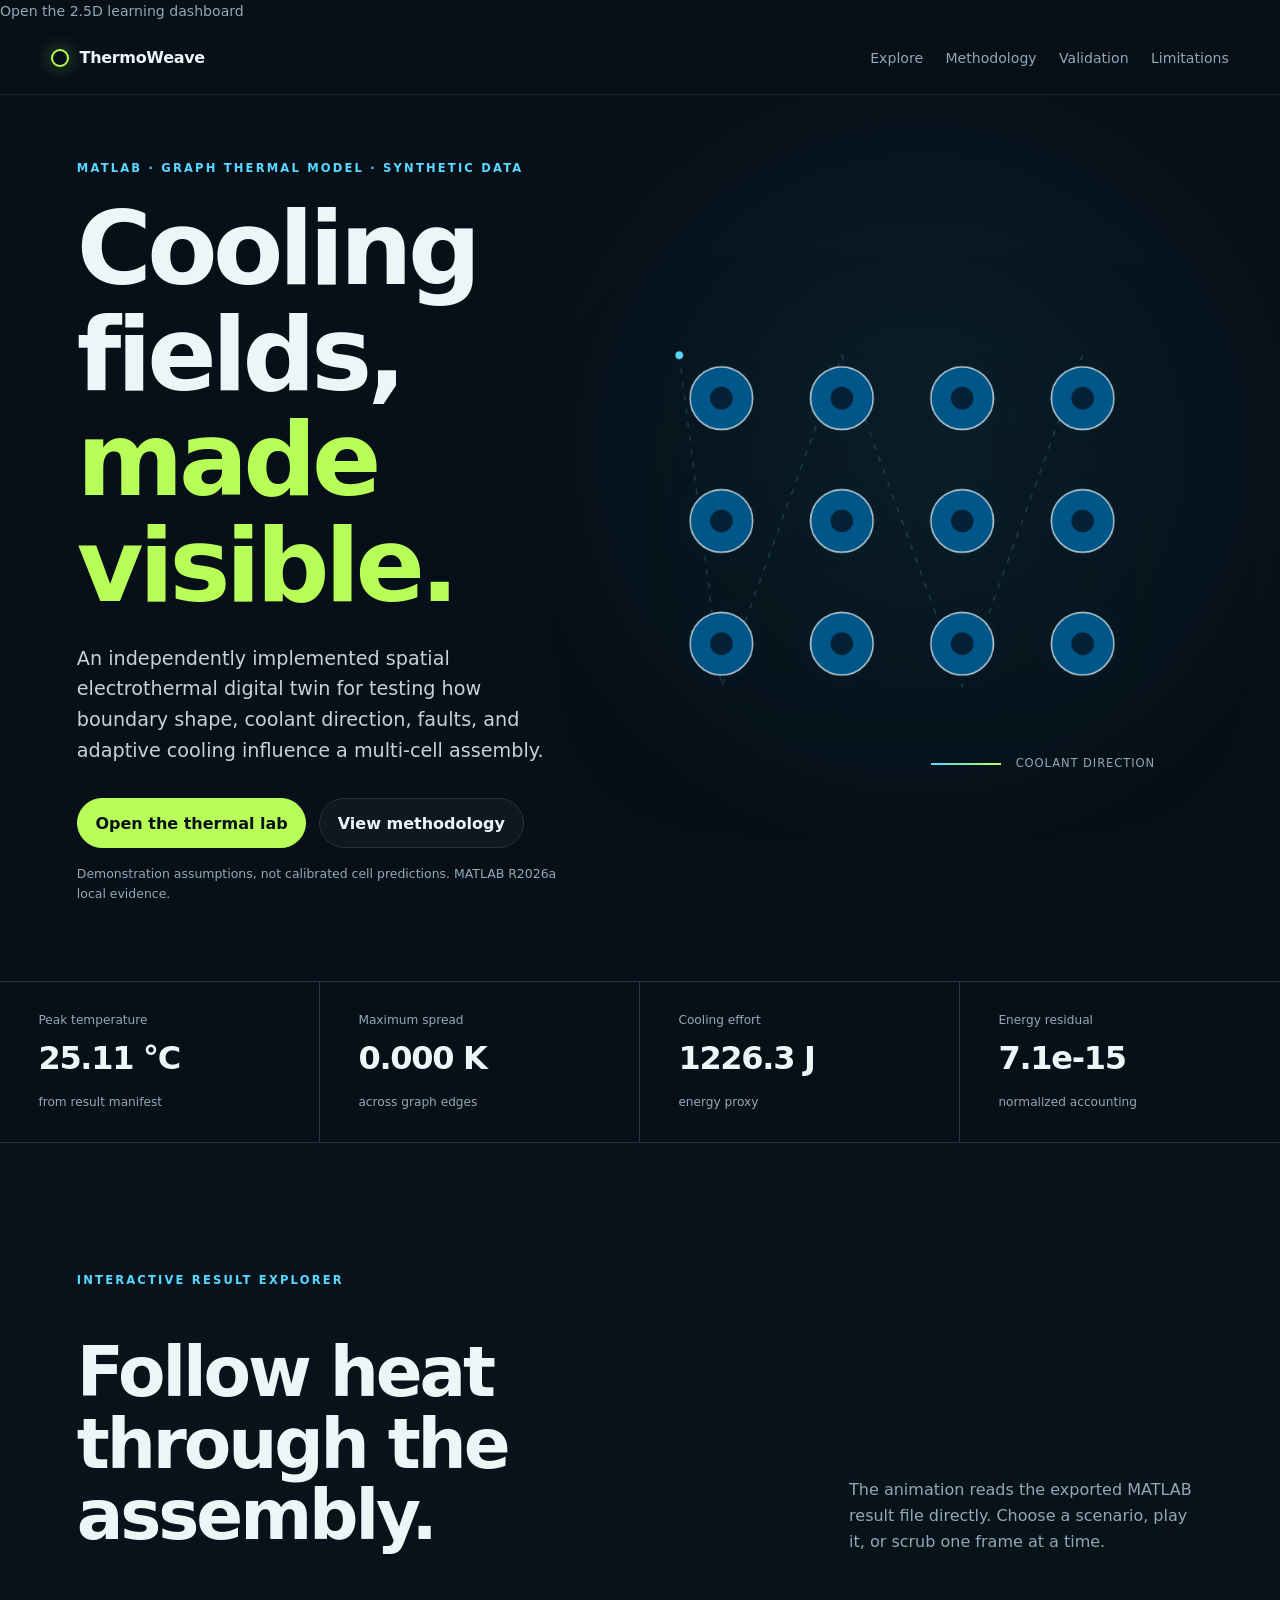
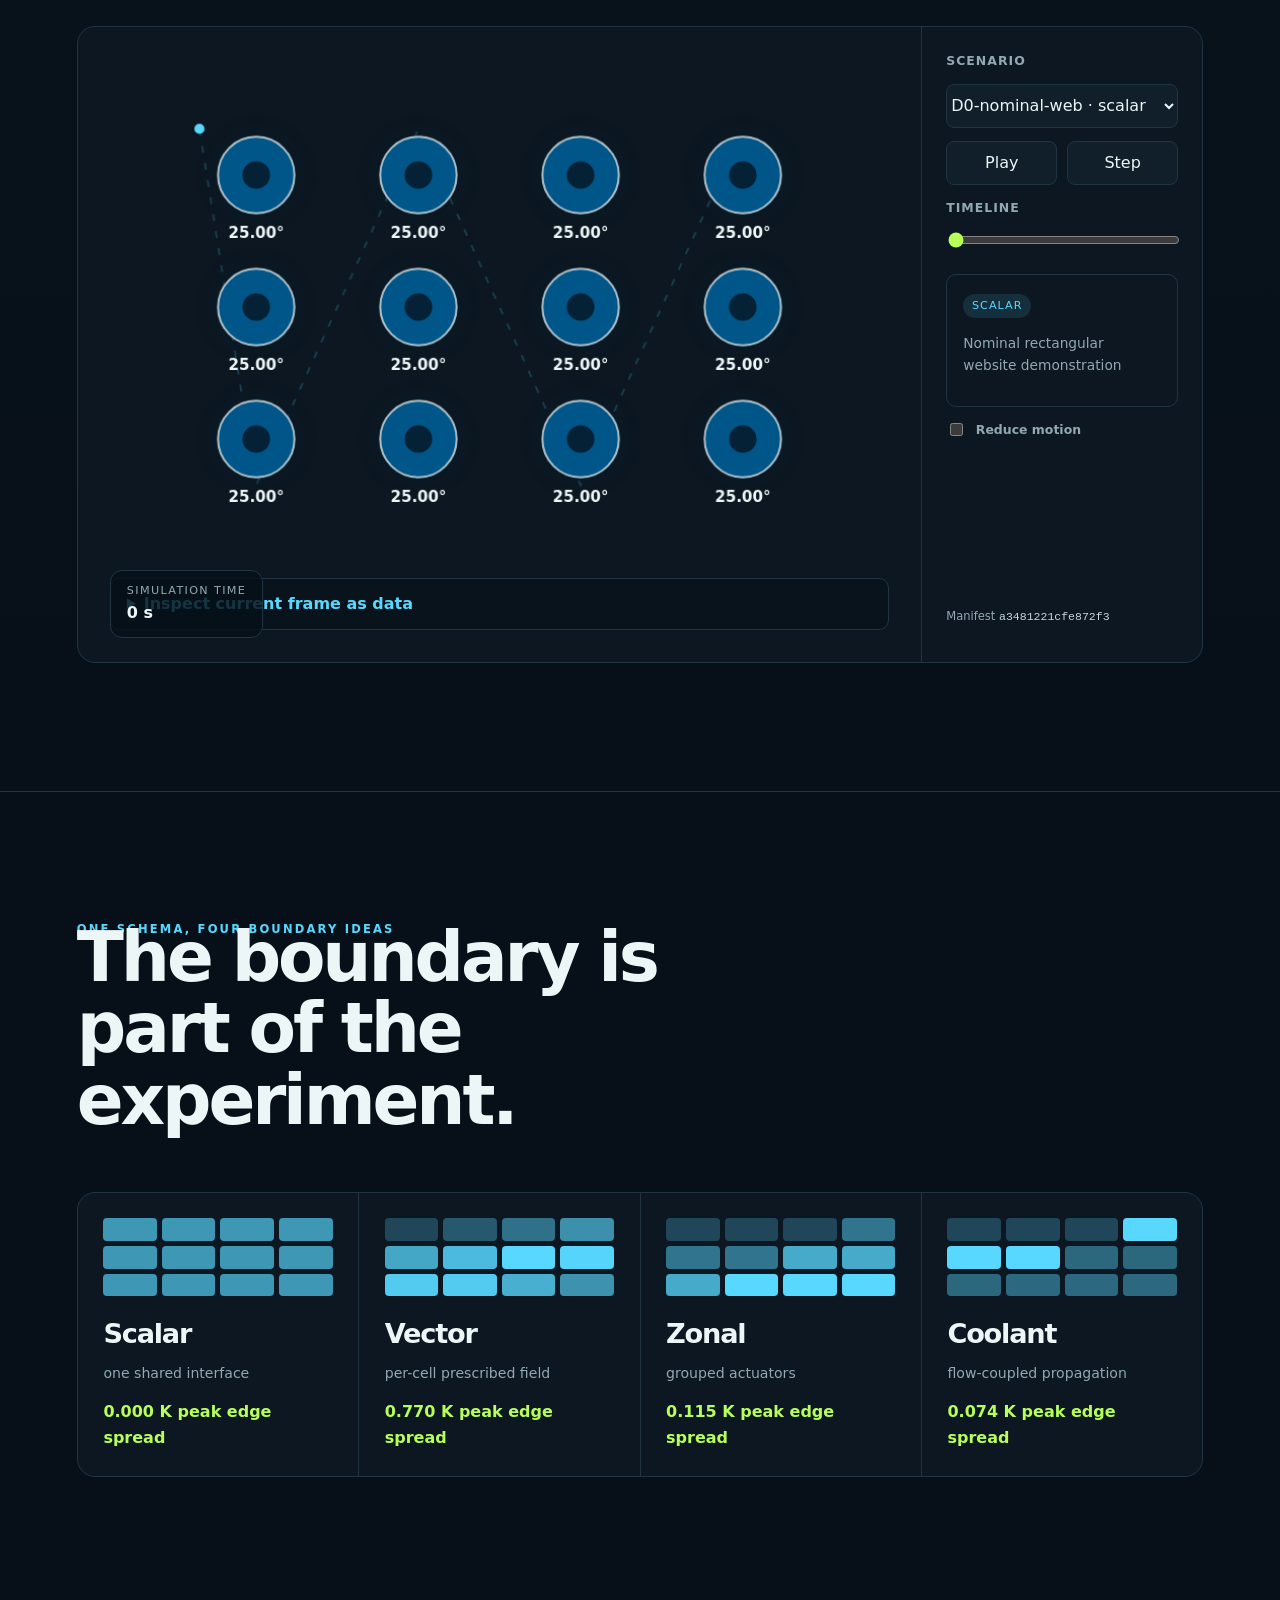
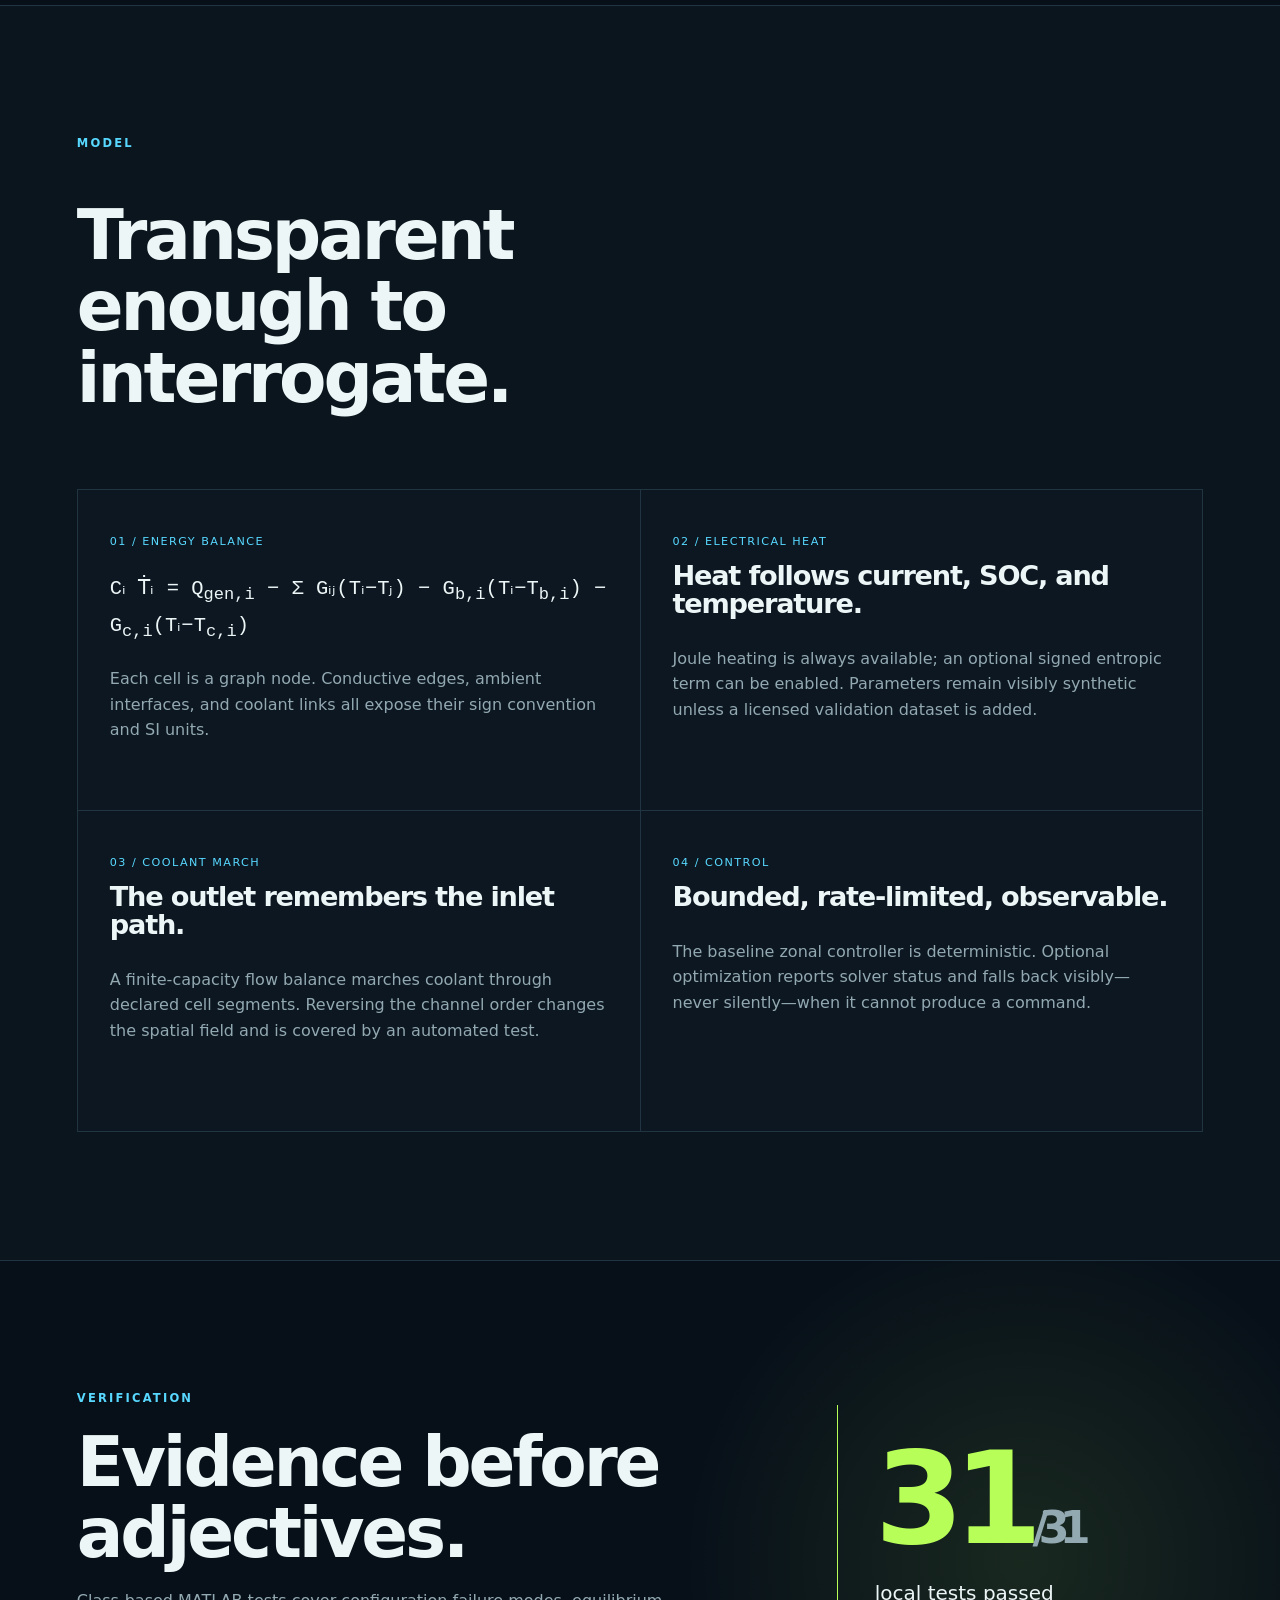
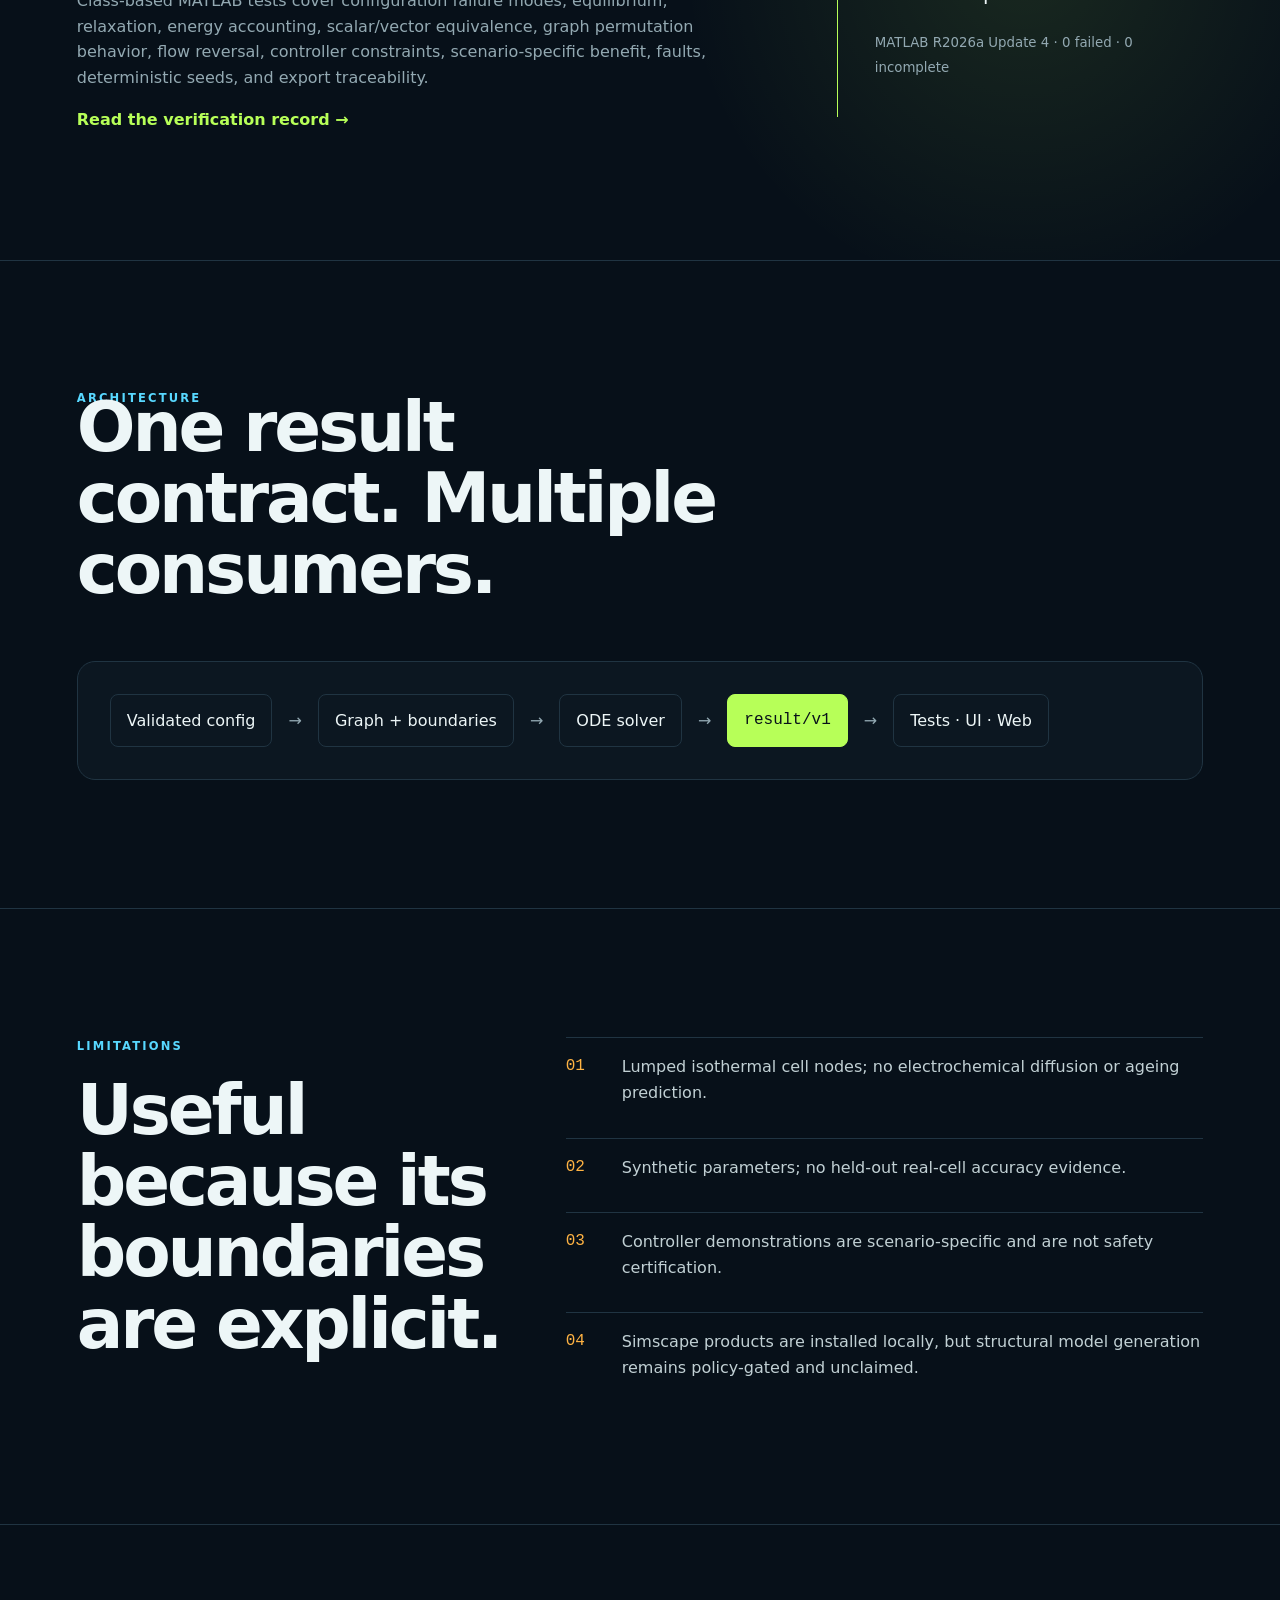
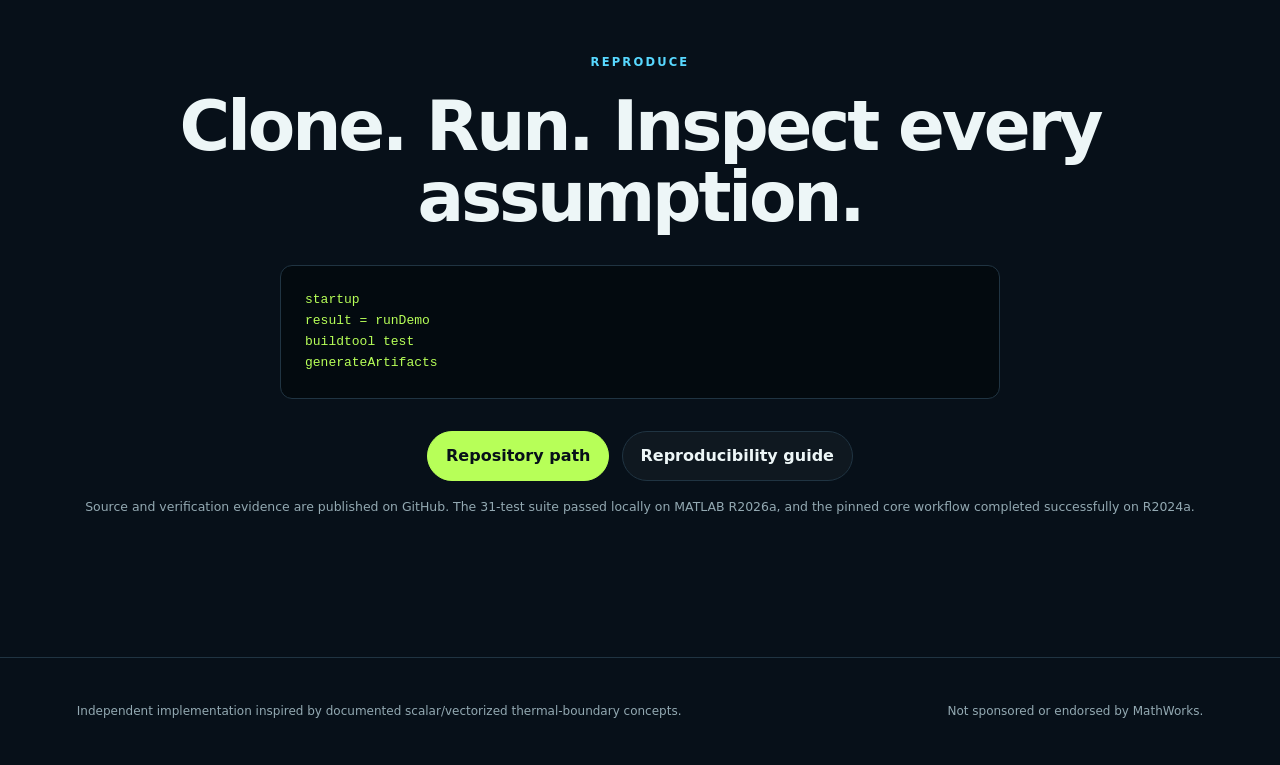
<file: docs/original-index.html>
<!doctype html>
<html lang="en">
<head>
  <meta charset="utf-8">
  <meta name="viewport" content="width=device-width,initial-scale=1">
  <meta name="theme-color" content="#071019">
  <meta name="description" content="ThermoWeave is an independent MATLAB graph-based electrothermal digital twin for studying spatial battery cooling boundaries.">
  <meta property="og:title" content="ThermoWeave — battery thermal digital twin">
  <meta property="og:description" content="Explore scalar, vectorized, zonal, and coolant-propagation boundary fields using traceable synthetic simulation data.">
  <meta property="og:type" content="website">
  <meta property="og:image" content="https://mohammadrezwankhan.github.io/thermoweave-battery-digital-twin/assets/og.png">
  <meta property="og:url" content="https://mohammadrezwankhan.github.io/thermoweave-battery-digital-twin/original-index.html">
  <link rel="canonical" href="https://mohammadrezwankhan.github.io/thermoweave-battery-digital-twin/original-index.html">
  <meta name="twitter:card" content="summary_large_image">
  <title>ThermoWeave — adaptive electrothermal digital twin</title>
  <link rel="stylesheet" href="styles.css">
  <script src="app.js" defer></script>
</head>
<body>
<nav aria-label="Learning navigation"><a href="index.html">Open the 2.5D learning dashboard</a></nav>

  <a class="skip-link" href="#methodology">Skip to methodology</a>
  <header class="site-header">
    <a class="wordmark" href="#top" aria-label="ThermoWeave home">
      <span class="wordmark-mark" aria-hidden="true"></span>
      ThermoWeave
    </a>
    <nav aria-label="Primary navigation">
      <a href="#lab">Explore</a>
      <a href="#methodology">Methodology</a>
      <a href="#validation">Validation</a>
      <a href="#limitations">Limitations</a>
    </nav>
  </header>

  <main id="top">
    <section class="hero" aria-labelledby="hero-title">
      <div class="hero-copy">
        <p class="eyebrow">MATLAB · GRAPH THERMAL MODEL · SYNTHETIC DATA</p>
        <h1 id="hero-title">Cooling fields,<br><span>made visible.</span></h1>
        <p class="lede">An independently implemented spatial electrothermal digital twin for testing how boundary shape, coolant direction, faults, and adaptive cooling influence a multi-cell assembly.</p>
        <div class="hero-actions">
          <a class="button primary" href="#lab">Open the thermal lab</a>
          <a class="button secondary" href="#methodology">View methodology</a>
        </div>
        <p class="microcopy">Demonstration assumptions, not calibrated cell predictions. MATLAB R2026a local evidence.</p>
      </div>
      <div class="hero-visual" aria-hidden="true">
        <canvas id="hero-canvas" width="760" height="620"></canvas>
        <div class="flow-key" aria-hidden="true"><span></span> coolant direction</div>
      </div>
    </section>

    <section class="metrics" aria-label="Current scenario metrics">
      <article><p>Peak temperature</p><strong id="metric-peak">—</strong><span>from result manifest</span></article>
      <article><p>Maximum spread</p><strong id="metric-spread">—</strong><span>across graph edges</span></article>
      <article><p>Cooling effort</p><strong id="metric-cooling">—</strong><span>energy proxy</span></article>
      <article><p>Energy residual</p><strong id="metric-residual">—</strong><span>normalized accounting</span></article>
    </section>

    <section class="lab section-shell" id="lab" aria-labelledby="lab-title">
      <div class="section-heading">
        <p class="eyebrow">INTERACTIVE RESULT EXPLORER</p>
        <h2 id="lab-title">Follow heat through the assembly.</h2>
        <p>The animation reads the exported MATLAB result file directly. Choose a scenario, play it, or scrub one frame at a time.</p>
      </div>
      <div class="lab-grid">
        <div class="canvas-card">
          <canvas id="lab-canvas" width="800" height="520" aria-label="Battery-cell temperature heatmap" aria-describedby="frame-data-caption"></canvas>
          <div class="time-readout"><span>Simulation time</span><strong id="time-label">0 s</strong></div>
          <details class="frame-data">
            <summary>Inspect current frame as data</summary>
            <div class="table-scroll">
              <table>
                <caption id="frame-data-caption">Cell temperatures for the selected scenario and simulation time.</caption>
                <thead><tr><th scope="col">Cell</th><th scope="col">Row</th><th scope="col">Column</th><th scope="col">Temperature</th></tr></thead>
                <tbody id="frame-data-body" aria-live="polite"></tbody>
              </table>
            </div>
          </details>
        </div>
        <aside class="controls" aria-label="Simulation controls">
          <label for="scenario-select">Scenario</label>
          <select id="scenario-select"></select>
          <div class="control-row">
            <button id="play-button" type="button">Play</button>
            <button id="step-button" type="button">Step</button>
          </div>
          <label for="time-slider">Timeline</label>
          <input id="time-slider" type="range" min="0" max="1" step="1" value="0">
          <div class="scenario-note">
            <span id="mode-pill">—</span>
            <p id="scenario-description">Loading verified result data…</p>
          </div>
          <label class="motion-toggle"><input id="motion-toggle" type="checkbox"> Reduce motion</label>
          <p class="hash-label">Manifest <code id="scenario-hash">—</code></p>
        </aside>
      </div>
    </section>

    <section class="modes section-shell" aria-labelledby="modes-title">
      <div class="section-heading compact">
        <p class="eyebrow">ONE SCHEMA, FOUR BOUNDARY IDEAS</p>
        <h2 id="modes-title">The boundary is part of the experiment.</h2>
      </div>
      <div class="mode-grid" id="mode-grid" aria-live="polite"></div>
    </section>

    <section class="method section-shell" id="methodology" aria-labelledby="method-title">
      <div class="section-heading">
        <p class="eyebrow">MODEL</p>
        <h2 id="method-title">Transparent enough to interrogate.</h2>
      </div>
      <div class="method-grid">
        <article class="equation-card">
          <p class="card-index">01 / ENERGY BALANCE</p>
          <p class="equation" aria-label="Cell thermal energy balance">Cᵢ Ṫᵢ = Q<sub>gen,i</sub> − Σ Gᵢⱼ(Tᵢ−Tⱼ) − G<sub>b,i</sub>(Tᵢ−T<sub>b,i</sub>) − G<sub>c,i</sub>(Tᵢ−T<sub>c,i</sub>)</p>
          <p>Each cell is a graph node. Conductive edges, ambient interfaces, and coolant links all expose their sign convention and SI units.</p>
        </article>
        <article>
          <p class="card-index">02 / ELECTRICAL HEAT</p>
          <h3>Heat follows current, SOC, and temperature.</h3>
          <p>Joule heating is always available; an optional signed entropic term can be enabled. Parameters remain visibly synthetic unless a licensed validation dataset is added.</p>
        </article>
        <article>
          <p class="card-index">03 / COOLANT MARCH</p>
          <h3>The outlet remembers the inlet path.</h3>
          <p>A finite-capacity flow balance marches coolant through declared cell segments. Reversing the channel order changes the spatial field and is covered by an automated test.</p>
        </article>
        <article>
          <p class="card-index">04 / CONTROL</p>
          <h3>Bounded, rate-limited, observable.</h3>
          <p>The baseline zonal controller is deterministic. Optional optimization reports solver status and falls back visibly—never silently—when it cannot produce a command.</p>
        </article>
      </div>
    </section>

    <section class="validation section-shell" id="validation" aria-labelledby="validation-title">
      <div class="validation-copy">
        <p class="eyebrow">VERIFICATION</p>
        <h2 id="validation-title">Evidence before adjectives.</h2>
        <p>Class-based MATLAB tests cover configuration failure modes, equilibrium, relaxation, energy accounting, scalar/vector equivalence, graph permutation behavior, flow reversal, controller constraints, scenario-specific benefit, faults, deterministic seeds, and export traceability.</p>
        <a class="text-link" href="validation.md">Read the verification record →</a>
      </div>
      <div class="test-score" aria-label="Local test result">
        <strong>31<span>/31</span></strong>
        <p>local tests passed</p>
        <small>MATLAB R2026a Update 4 · 0 failed · 0 incomplete</small>
      </div>
    </section>

    <section class="architecture section-shell" aria-labelledby="architecture-title">
      <div class="section-heading compact">
        <p class="eyebrow">ARCHITECTURE</p>
        <h2 id="architecture-title">One result contract. Multiple consumers.</h2>
      </div>
      <div class="architecture-flow" role="img" aria-label="Configuration flows through topology, solver and result schema to MATLAB dashboard, tests, and website">
        <span>Validated config</span><i>→</i><span>Graph + boundaries</span><i>→</i><span>ODE solver</span><i>→</i><span class="accent">result/v1</span><i>→</i><span>Tests · UI · Web</span>
      </div>
    </section>

    <section class="limitations section-shell" id="limitations" aria-labelledby="limitations-title">
      <div>
        <p class="eyebrow">LIMITATIONS</p>
        <h2 id="limitations-title">Useful because its boundaries are explicit.</h2>
      </div>
      <ul>
        <li>Lumped isothermal cell nodes; no electrochemical diffusion or ageing prediction.</li>
        <li>Synthetic parameters; no held-out real-cell accuracy evidence.</li>
        <li>Controller demonstrations are scenario-specific and are not safety certification.</li>
        <li>Simscape products are installed locally, but structural model generation remains policy-gated and unclaimed.</li>
      </ul>
    </section>

    <section class="reproduce section-shell" aria-labelledby="reproduce-title">
      <p class="eyebrow">REPRODUCE</p>
      <h2 id="reproduce-title">Clone. Run. Inspect every assumption.</h2>
      <pre><code>startup
result = runDemo
buildtool test
generateArtifacts</code></pre>
      <div class="hero-actions">
        <a class="button primary" href="https://github.com/mohammadrezwankhan/thermoweave-battery-digital-twin">Repository path</a>
        <a class="button secondary" href="reproducibility.md">Reproducibility guide</a>
      </div>
      <p class="microcopy">Source and verification evidence are published on GitHub. The 31-test suite passed locally on MATLAB R2026a, and the pinned core workflow completed successfully on R2024a.</p>
    </section>
  </main>

  <footer>
    <p>Independent implementation inspired by documented scalar/vectorized thermal-boundary concepts.</p>
    <p>Not sponsored or endorsed by MathWorks.</p>
  </footer>
  <noscript><p class="noscript">JavaScript is needed only for the interactive result explorer. The methodology and verification documentation remain available.</p></noscript>
</body>
</html>
</file>
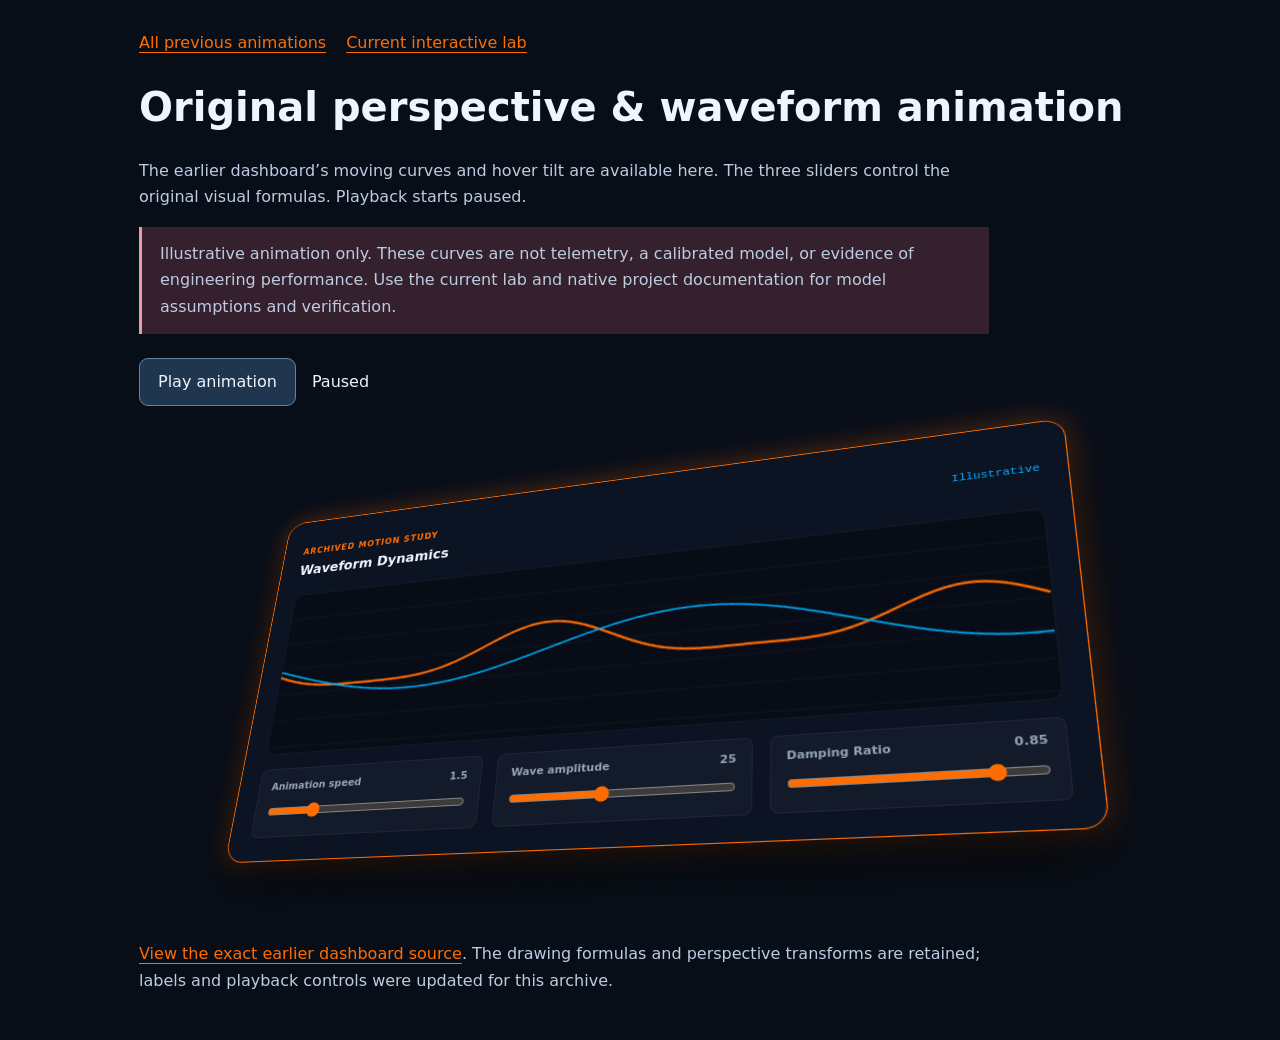
<file: docs/animations/waveform.html>
<!doctype html>
<html lang="en"><head><meta charset="utf-8"><meta name="viewport" content="width=device-width,initial-scale=1"><meta name="color-scheme" content="dark"><title>Previous waveform animation · thermoweave-battery-digital-twin</title><style>:root {
      --primary: #FF6D00;
      --secondary: #00B0FF;
      --surface: #1A1412;
      --glow: rgba(255, 109, 0, 0.35);
      --bg: #060911;
      --card-bg: rgba(13, 21, 39, 0.72);
      --card-border: rgba(255, 255, 255, 0.08);
      --text-main: #F8FAFC;
      --text-muted: #94A3B8;
      --ease-out-expo: cubic-bezier(0.22, 1, 0.36, 1);
    }
.stage-perspective {
      perspective: 1200px;
      display: flex;
      justify-content: center;
      align-items: center;
    }

    .iso-stage {
      width: 100%;
      height: 320px;
      position: relative;
      transform-style: preserve-3d;
      transform: rotateX(25deg) rotateY(-18deg) rotateZ(3deg);
      transition: transform 0.6s var(--ease-out-expo);
      cursor: pointer;
    }

    .iso-stage:hover {
      transform: rotateX(18deg) rotateY(-8deg) rotateZ(1deg) scale(1.03);
    }

    .iso-card-layer {
      position: absolute;
      width: 90%;
      height: 90%;
      top: 5%;
      left: 5%;
      background: var(--card-bg);
      border: 1px solid var(--primary);
      border-radius: 20px;
      backdrop-filter: blur(16px);
      box-shadow: 0 25px 50px rgba(0, 0, 0, 0.6), 0 0 30px var(--glow);
      display: flex;
      flex-direction: column;
      padding: 24px;
      transform: translateZ(40px);
      transition: transform 0.45s var(--ease-out-expo);
    }

    .iso-stage:hover .iso-card-layer {
      transform: translateZ(65px);
    }

    .iso-header {
      display: flex;
      justify-content: space-between;
      align-items: center;
      margin-bottom: 16px;
    }

    .canvas-container {
      flex: 1;
      width: 100%;
      background: rgba(0, 0, 0, 0.35);
      border-radius: 12px;
      border: 1px solid rgba(255, 255, 255, 0.05);
      position: relative;
      overflow: hidden;
    }

    canvas {
      width: 100%;
      height: 100%;
      display: block;
    }

    /* Controls Bar */
    .simulator-controls {
      display: grid;
      grid-template-columns: repeat(3, 1fr);
      gap: 16px;
      margin-top: 16px;
    }

    .control-item {
      background: rgba(255, 255, 255, 0.03);
      padding: 10px 14px;
      border-radius: 8px;
      border: 1px solid rgba(255, 255, 255, 0.05);
    }

    .control-item label {
      display: flex;
      justify-content: space-between;
      font-size: 11px;
      font-weight: 600;
      color: var(--text-muted);
      margin-bottom: 6px;
    }

    .control-item input[type="range"] {
      width: 100%;
      accent-color: var(--primary);
      cursor: pointer;
    }


*{box-sizing:border-box}body{margin:0;background:#080e18;color:#eef5ff;font:16px/1.65 system-ui,sans-serif}main{max-width:1050px;margin:auto;padding:30px 24px}h1{font-size:clamp(27px,4vw,40px);line-height:1.2}p{color:#bdcce0;max-width:850px}a{color:var(--primary);text-underline-offset:4px}nav{display:flex;gap:20px;flex-wrap:wrap}button{font:inherit;color:#eef5ff;background:#20364e;border:1px solid #66819b;border-radius:9px;padding:10px 18px;min-height:44px;cursor:pointer}button:focus-visible,a:focus-visible,input:focus-visible{outline:3px solid var(--primary);outline-offset:4px}.playback{display:flex;gap:16px;align-items:center;margin:24px 0}.stage-perspective{margin:40px 0 55px}.iso-stage{max-width:930px;height:440px}.iso-header{gap:12px}.iso-header h4{margin:0}.canvas-container{min-height:100px}.control-item{min-width:0}.control-item label{gap:6px;flex-wrap:wrap}.control-item input{margin:0}.boundary{border-left:3px solid #e99aac;padding:14px 18px;background:#35202e}body[data-playing=false] .iso-stage,body[data-playing=false] .iso-card-layer{transition:none!important}@media(max-width:620px){main{padding:24px 16px}.iso-stage{height:540px;transform:none}.iso-stage:hover{transform:none}.iso-card-layer{padding:16px;width:100%;left:0}.simulator-controls{grid-template-columns:1fr;gap:7px}.control-item{padding:6px 10px}.stage-perspective{margin:15px 0 40px}}@media(prefers-reduced-motion:reduce){*{transition:none!important}.iso-stage,.iso-stage:hover{transform:none!important}.iso-card-layer,.iso-stage:hover .iso-card-layer{transform:none!important}}</style></head>
<body data-playing="false"><main><nav aria-label="Animation navigation"><a href="index.html">All previous animations</a><a href="../index.html">Current interactive lab</a></nav>
<h1>Original perspective &amp; waveform animation</h1><p>The earlier dashboard’s moving curves and hover tilt are available here. The three sliders control the original visual formulas. Playback starts paused.</p>
<p class="boundary">Illustrative animation only. These curves are not telemetry, a calibrated model, or evidence of engineering performance. Use the current lab and native project documentation for model assumptions and verification.</p>
<div class="playback"><button id="toggle" aria-pressed="false">Play animation</button><span id="status" role="status">Paused</span></div><div class="stage-perspective">
        <div class="iso-stage" id="isoStage" title="Hover to tilt the original perspective card">
          <div class="iso-card-layer">
            <div class="iso-header">
              <div>
                <span style="font-size:10px; font-weight:700; color:var(--primary); letter-spacing:1px;">ARCHIVED MOTION STUDY</span>
                <h4 style="font-size:16px; font-weight:800;">Waveform Dynamics</h4>
              </div>
              <span id="fpsCounter" style="font-family:monospace; font-size:11px; color:var(--secondary);">Illustrative</span>
            </div>

            <div class="canvas-container">
              <canvas id="telemetryCanvas" role="img" aria-label="Two illustrative moving waveforms; these are decorative curves, not measured data."></canvas>
            </div>

            <div class="simulator-controls">
              <div class="control-item">
                <label for="rateSlider"><span>Animation speed</span><span id="rateVal">1.5</span></label>
                <input type="range" id="rateSlider" min="0.5" max="5.0" step="0.1" value="1.5">
              </div>
              <div class="control-item">
                <label for="tempSlider"><span>Wave amplitude</span><span id="tempVal">25</span></label>
                <input type="range" id="tempSlider" min="0" max="60" step="1" value="25">
              </div>
              <div class="control-item">
                <label for="dampSlider"><span>Damping Ratio</span><span id="dampVal">0.85</span></label>
                <input type="range" id="dampSlider" min="0.1" max="1.0" step="0.05" value="0.85">
              </div>
            </div>
          </div>
        </div>
      </div>
<p><a href="https://github.com/mohammadrezwankhan/thermoweave-battery-digital-twin/blob/e62c0d720aa92273e4b8c9a2b03977ba06045fd2/docs/index.html">View the exact earlier dashboard source</a>. The drawing formulas and perspective transforms are retained; labels and playback controls were updated for this archive.</p>
<noscript><p>JavaScript is required to play the waveform. The source link remains available.</p></noscript></main><script>const canvas = document.getElementById('telemetryCanvas');
const ctx = canvas.getContext('2d');
const rateSlider = document.getElementById('rateSlider');
const tempSlider = document.getElementById('tempSlider');
const dampSlider = document.getElementById('dampSlider');
const toggle = document.getElementById('toggle');
let phase = 0, running = false, frame = 0;
function resizeCanvas(){canvas.width=canvas.parentElement.clientWidth;canvas.height=canvas.parentElement.clientHeight;if(!running)animateTelemetry();}
function animateTelemetry(){
      ctx.clearRect(0, 0, canvas.width, canvas.height);

      const rate = parseFloat(rateSlider.value);
      const temp = parseFloat(tempSlider.value);
      const damp = parseFloat(dampSlider.value);

      if (running) phase += 0.04 * rate;

      // Draw Grid Lines
      ctx.strokeStyle = 'rgba(255, 255, 255, 0.05)';
      ctx.lineWidth = 1;
      for (let y = 0; y < canvas.height; y += 30) {
        ctx.beginPath();
        ctx.moveTo(0, y);
        ctx.lineTo(canvas.width, y);
        ctx.stroke();
      }

      // Waveform 1: Primary Response
      ctx.beginPath();
      ctx.lineWidth = 2.5;
      ctx.strokeStyle = '#FF6D00';
      for (let x = 0; x < canvas.width; x++) {
        const normX = x / canvas.width;
        const decay = Math.exp(-normX * (1 - damp) * 2);
        const y = canvas.height / 2 + Math.sin(normX * 12 + phase) * (35 * rate / 2) * decay + Math.cos(normX * 24 + phase * 1.5) * 6;
        if (x === 0) ctx.moveTo(x, y);
        else ctx.lineTo(x, y);
      }
      ctx.stroke();

      // Waveform 2: Secondary Harmonic / Thermal Lag
      ctx.beginPath();
      ctx.lineWidth = 1.8;
      ctx.strokeStyle = '#00B0FF';
      for (let x = 0; x < canvas.width; x++) {
        const normX = x / canvas.width;
        const y = canvas.height / 2 + Math.sin(normX * 8 + phase * 0.7) * (20 + temp * 0.4);
        if (x === 0) ctx.moveTo(x, y);
        else ctx.lineTo(x, y);
      }
      ctx.stroke();

      if (running) frame = requestAnimationFrame(animateTelemetry);
}
function setRunning(value){running=value;cancelAnimationFrame(frame);document.body.dataset.playing=String(value);toggle.setAttribute('aria-pressed',String(value));toggle.textContent=value?'Pause animation':'Play animation';document.getElementById('status').textContent=value?'Playing · illustrative curves':'Paused';animateTelemetry();}
toggle.addEventListener('click',()=>setRunning(!running));
for(const [control,output] of [[rateSlider,'rateVal'],[tempSlider,'tempVal'],[dampSlider,'dampVal']])control.addEventListener('input',()=>{document.getElementById(output).textContent=control.value;if(!running)animateTelemetry();});
window.addEventListener('resize',resizeCanvas);
document.addEventListener('visibilitychange',()=>{if(document.hidden)setRunning(false);});
window.matchMedia('(prefers-reduced-motion: reduce)').addEventListener('change',()=>setRunning(false));
resizeCanvas();
</script></body></html>
</file>
<file: docs/visuals/brand-uniformity/brand.css>
/* Exact energy-core palette. Presentation only; no lesson or model state. */
:root[data-avatar-brand] {
  --primary: #ff9f1c !important;
  --secondary: #ffe66d !important;
  --accent: #ff9f1c !important;
  --surface: #100b18 !important;
  --bg: #100b18;
  --panel: #231331;
  --ink: #fff6c8;
  --muted: #fff6c8c7;
  --faint: #fff6c8b3;
  --line: #5c2a72;
  --border: #5c2a7299;
  --card: #231331;
  --radius: 12px;
  --glow: transparent !important;
  --p-rgb: 255,159,28 !important;
  --s-rgb: 255,230,109 !important;
  --cyan: #ff9f1c;
  --green: #ffe66d;
  --amber: #ff9f1c;
  --violet: #fff6c8;
  --rose: #d94a4a;
  --focus: #ff9f1c;
  scrollbar-color: #5c2a72 #100b18;
}
html[data-avatar-brand] body { background: var(--bg); color: var(--ink); }
[data-avatar-brand] ::selection { background: #ff9f1c; color: #100b18; }
[data-avatar-brand] :is(input, textarea) { caret-color: var(--accent); }
[data-avatar-brand] :is(h1, h2, h3) { letter-spacing: -.025em; }
[data-avatar-brand] :is(button, a, input, select, textarea, summary):focus-visible {
  outline: 3px solid var(--focus);
  outline-offset: 4px;
}
[data-avatar-brand] a { text-underline-offset: .22em; }
[data-avatar-brand] :is(.hero-summary, .lede, .boundary p) { max-width: 72ch; }
[data-avatar-brand] :is(.metric, .stat, .revision, .source-path) { font-variant-numeric: tabular-nums; }
[data-avatar-brand] .brand-avatar { width: 46px; height: 46px; flex: 0 0 46px; display: block; }
[data-avatar-brand] .brand-icon { display: none; }
[data-avatar-brand] .mark { width: auto; height: auto; border: 0; background: transparent; box-shadow: none; color: var(--muted); font-size: 11px; }
[data-avatar-brand] :is(.native-surface-note, .surface-note, .disclosure) { border-left-width: 1px; border-radius: 10px; }
[data-avatar-brand] :is(.surface-note, .surface-note strong) { color: var(--ink); }
[data-avatar-brand] :is(.btn.primary, button.primary, .tag.active) { background: #ff9f1c; color: #100b18; border-color: #ff9f1c; box-shadow: none; }
[data-avatar-brand] :is(.btn.primary, button.primary, .tag.active):hover { background: #ffe66d; border-color: #ffe66d; }
[data-avatar-brand] .hero-art { box-shadow: none; border-radius: 12px; border: 1px solid var(--line); overflow: hidden; }
[data-avatar-brand] .hero-art > svg { display: block; width: 100%; height: auto; }
[data-avatar-brand] .hero-art :is(.flow, .float, .signal) { animation-duration: 4.8s; animation-iteration-count: 1; animation-fill-mode: both; }
[data-avatar-brand="portfolio"] .visual { background: #100b18; border-radius: 12px; height: 360px; }
[data-avatar-brand="portfolio"] .visual::before { display: none; }
[data-avatar-brand="portfolio"] .isometric { position: absolute; inset: 0; width: 100%; height: 100%; perspective: none; transform: none; z-index: 1; }
[data-avatar-brand="portfolio"] .plate { display: none; }
[data-avatar-brand="portfolio"] .champion-art { position: absolute; inset: 0; margin: auto; width: min(100%, 500px); height: 100%; display: block; }
[data-avatar-brand="portfolio"] .node { background: #231331; border-color: #5c2a72; color: #fff6c8; box-shadow: none; }
[data-avatar-brand="portfolio"] .node.one { left: 4%; top: 19%; }
[data-avatar-brand="portfolio"] .node.two { right: 2%; left: auto; top: 59%; }
[data-avatar-brand="portfolio"] .node.three { left: 8%; top: 78%; bottom: auto; color: #ffe66d; }
[data-avatar-brand="portfolio"] .visual-caption { color: var(--muted); bottom: 2px; z-index: 2; }
[data-avatar-brand="portfolio"] :is(.lesson, .metrics, .boundary) { box-shadow: none; border-color: #5c2a72; border-radius: 12px; }
[data-avatar-brand="portfolio"] .lesson { background: #231331; }
[data-avatar-brand="portfolio"] .lesson:hover { border-color: #ff9f1c; transform: none; }
[data-avatar-brand="portfolio"] .lesson.complete::after { color: #ffe66d; }
[data-avatar-brand="catalog"] .surface-nav .brand-avatar { width: 38px; height: 38px; flex-basis: 38px; }
[data-avatar-brand="catalog"] .lesson-card h3 { overflow-wrap: anywhere; }
[data-avatar-brand="catalog"] .section-banner { max-width: 960px; }
[data-avatar-brand="catalog"] .section-link { outline-offset: 4px; }
[data-avatar-brand="catalog"] .model-figure { background: var(--panel); }
[data-avatar-brand="catalog"] .model-figure img { max-height: 560px; }
@media (prefers-color-scheme: light) {
  :root[data-avatar-brand="catalog"] {
    --bg: #fff6c8; --panel: #fff6c8; --ink: #231331; --muted: #5c2a72;
    --line: #5c2a7273; --accent: #5c2a72 !important; --cyan: #5c2a72;
    --green: #5c2a72; --amber: #5c2a72; --violet: #5c2a72; --rose: #5c2a72; --focus: #5c2a72;
    scrollbar-color: #5c2a72 #fff6c8;
  }
}
@media (max-width: 800px) {
  [data-avatar-brand] .topbar { flex-wrap: wrap; }
  [data-avatar-brand] .topnav { gap: 14px; flex-wrap: wrap; padding-bottom: 12px; }
  [data-avatar-brand] .brand-avatar { width: 40px; height: 40px; flex-basis: 40px; }
  [data-avatar-brand="portfolio"] .visual { height: 300px; }
  [data-avatar-brand="portfolio"] .toplinks { flex-wrap: wrap; }
  [data-avatar-brand="portfolio"] .node { font-size: 11px; padding: 6px 8px; }
  [data-avatar-brand="portfolio"] .node.one { left: 1%; top: 13%; }
  [data-avatar-brand="portfolio"] .node.two { right: 0; top: 57%; }
  [data-avatar-brand="portfolio"] .node.three { left: 0; top: 79%; }
}
@media (prefers-reduced-motion: reduce) {
  [data-avatar-brand] *, [data-avatar-brand] *::before, [data-avatar-brand] *::after { animation: none !important; scroll-behavior: auto !important; }
}
body[data-motion="off"] .champion-art * { animation: none !important; }
@media print {
  [data-avatar-brand] .champion-art, [data-avatar-brand] .brand-avatar { display: none; }
  html[data-avatar-brand] body { color: #100b18; background: white; }
  [data-avatar-brand="portfolio"] :is(.lesson, .metrics, .boundary) {
    background: white;
    border-color: #5c2a72;
    color: #100b18;
    --ink: #100b18;
    --muted: #231331;
    --faint: #231331;
  }
  [data-avatar-brand="portfolio"] :is(.lesson, .metrics, .boundary) * { color: #100b18; }
  [data-avatar-brand="portfolio"] :is(.lesson, .metrics, .boundary) a { color: #5c2a72; text-decoration: underline; }
  [data-avatar-brand="portfolio"] .lesson.complete::after { color: #5c2a72; }
}
</file>
<file: docs/animations/gallery.css>
:root{color-scheme:dark;--bg:#080e18;--panel:#101b2a;--ink:#eef5ff;--muted:#b6c4d7;--line:#33465d;--accent:#70e6d0;font:16px/1.65 system-ui,-apple-system,Segoe UI,sans-serif;background:var(--bg);color:var(--ink)}
*{box-sizing:border-box}body{margin:0;background:radial-gradient(ellipse at 95% 0,#18384a55,transparent 55%)}a{color:var(--accent);text-underline-offset:4px}a:hover{color:#fff}button,a{touch-action:manipulation}button:focus-visible,a:focus-visible,summary:focus-visible{outline:3px solid var(--accent);outline-offset:5px}button{font:inherit;cursor:pointer;color:var(--ink);background:#193349;border:1px solid #54718c;border-radius:9px;min-height:44px;padding:9px 15px}button:hover{background:#244863}main,header,footer{width:min(1180px,calc(100% - 44px));margin:auto}header{padding:25px 0;border-bottom:1px solid var(--line)}nav{display:flex;gap:12px 24px;flex-wrap:wrap;font-size:14px}.eyebrow{color:var(--accent);font:600 12px/1.5 ui-monospace,monospace;letter-spacing:.13em;text-transform:uppercase;margin:0 0 15px}.intro{padding:56px 0 34px;max-width:850px}h1{font-size:clamp(32px,5vw,58px);line-height:1.1;letter-spacing:-.045em;margin:0 0 23px}h2{font-size:23px;line-height:1.3;margin:0 0 12px}h3{font-size:17px;line-height:1.4}p{margin:0 0 17px}.intro p,.card p,footer{color:var(--muted)}.intro .repo{overflow-wrap:anywhere;font:13px/1.6 ui-monospace,monospace;color:var(--accent)}.current{display:flex;align-items:center;gap:16px 32px;flex-wrap:wrap;border:1px solid #368878;background:#102921;border-radius:14px;padding:21px 25px;margin-bottom:28px}.current p{margin:0;flex:1;min-width:200px}.current strong{display:block;color:#b5f4d6}.grid{display:grid;grid-template-columns:repeat(2,minmax(0,1fr));gap:22px}.card{min-width:0;border:1px solid var(--line);border-radius:18px;background:linear-gradient(145deg,#16253a,#0d1725);padding:25px;overflow:hidden}.badge{font:600 11px/1.5 ui-monospace,monospace;letter-spacing:.1em;color:#bacdff;text-transform:uppercase;display:block;margin-bottom:13px}.preview{aspect-ratio:16/9;border:1px solid #34465c;background:radial-gradient(ellipse at center,#223d56,#080f19);border-radius:12px;display:grid;place-items:center;margin:20px 0;overflow:hidden}.preview img{display:block;width:100%;height:100%;object-fit:contain}.preview span{padding:22px;color:#b8cadd;text-align:center}.actions{display:flex;align-items:center;gap:12px 20px;flex-wrap:wrap}.actions a{font-size:14px}.source{margin-top:20px;font-size:12px;color:var(--muted);overflow-wrap:anywhere}.source summary{cursor:pointer;padding:5px 0}.source ul{padding-left:20px}.source li{margin:7px 0}.native{margin-top:32px}.native li{margin:15px 0}.native small{display:block;color:var(--muted);margin-top:3px}.scope{border-left:3px solid #e99aac;padding:14px 20px;background:#35202e;margin:30px 0;border-radius:0 10px 10px 0;font-size:14px}.portfolio{margin:32px 0;padding:23px;border:1px solid var(--line);border-radius:14px}.portfolio summary{cursor:pointer;font-weight:650}.portfolio ul{columns:2;padding-left:20px}.portfolio li{break-inside:avoid;margin:8px 0;overflow-wrap:anywhere}footer{border-top:1px solid var(--line);padding:26px 0 38px;font-size:12px}video{width:100%;max-height:380px;background:#060b12;border-radius:10px}code{overflow-wrap:anywhere}noscript p{padding:18px;background:#35202e}.motion-note{font-size:13px;color:var(--muted);margin:18px 0}.card:target{outline:2px solid var(--accent);outline-offset:5px}
@media(max-width:720px){main,header,footer{width:calc(100% - 32px)}.grid{grid-template-columns:1fr}.intro{padding-top:36px}.card{padding:21px}.portfolio ul{columns:1}.current{padding:20px}.actions{align-items:flex-start}}
@media(prefers-reduced-motion:reduce){*,*:before,*:after{animation:none!important;transition:none!important;scroll-behavior:auto!important}}
</file>
<file: docs/styles.css>
:root {
  color-scheme: dark;
  --ink: #071019;
  --panel: #0c1721;
  --panel-2: #101f2a;
  --line: #203442;
  --text: #edf6f7;
  --muted: #93a9b2;
  --cyan: #58d8ff;
  --lime: #b7ff58;
  --amber: #ffb343;
  --radius: 18px;
  font-family: Inter, ui-sans-serif, system-ui, -apple-system, BlinkMacSystemFont, "Segoe UI", sans-serif;
}

* { box-sizing: border-box; }
html { scroll-behavior: smooth; }
body { margin: 0; background: var(--ink); color: var(--text); line-height: 1.6; }
a { color: inherit; }
button, select, input { font: inherit; }
.skip-link { position: fixed; left: 1rem; top: -5rem; z-index: 20; background: var(--lime); color: var(--ink); padding: .7rem 1rem; border-radius: 6px; }
.skip-link:focus { top: 1rem; }
:focus-visible { outline: 3px solid var(--cyan); outline-offset: 4px; }

.site-header { position: sticky; top: 0; z-index: 10; display: flex; justify-content: space-between; align-items: center; min-height: 72px; padding: 0 clamp(1.2rem, 4vw, 4.5rem); background: rgba(7, 16, 25, .86); border-bottom: 1px solid rgba(88, 216, 255, .12); backdrop-filter: blur(18px); }
.wordmark { display: flex; gap: .65rem; align-items: center; text-decoration: none; font-weight: 750; letter-spacing: -.02em; }
.wordmark-mark { width: 18px; height: 18px; border: 2px solid var(--lime); border-radius: 50%; box-shadow: 0 0 18px rgba(183,255,88,.4); }
nav { display: flex; gap: 1.4rem; }
nav a { color: var(--muted); text-decoration: none; font-size: .88rem; }
nav a:hover { color: var(--text); }

.hero { min-height: calc(100vh - 72px); display: grid; grid-template-columns: minmax(0, .9fr) minmax(420px, 1.1fr); align-items: center; gap: 2rem; padding: 4rem clamp(1.2rem, 6vw, 7rem); overflow: hidden; background: radial-gradient(circle at 72% 40%, rgba(30, 108, 123, .18), transparent 38%); }
.hero-copy { max-width: 670px; }
.eyebrow { margin: 0 0 1.2rem; color: var(--cyan); font-size: .72rem; letter-spacing: .19em; font-weight: 750; }
h1, h2, h3 { margin-top: 0; line-height: 1.03; letter-spacing: -.045em; }
h1 { margin-bottom: 1.6rem; font-size: clamp(4rem, 8vw, 8.8rem); font-weight: 720; }
h1 span { color: var(--lime); }
h2 { margin-bottom: 1.2rem; font-size: clamp(2.5rem, 5.4vw, 5.4rem); max-width: 14ch; }
h3 { font-size: 1.7rem; }
.lede { max-width: 60ch; color: #c4d3d7; font-size: clamp(1.05rem, 1.5vw, 1.35rem); }
.hero-actions { display: flex; gap: .8rem; flex-wrap: wrap; margin: 2rem 0 1rem; }
.button { display: inline-flex; min-height: 48px; align-items: center; justify-content: center; padding: .7rem 1.1rem; border: 1px solid var(--line); border-radius: 999px; text-decoration: none; font-weight: 700; }
.button.primary { color: var(--ink); background: var(--lime); border-color: var(--lime); }
.button.secondary { background: rgba(255,255,255,.03); }
.button:hover { transform: translateY(-2px); }
.microcopy { color: var(--muted); font-size: .78rem; }
.hero-visual { position: relative; min-height: 560px; }
.hero canvas { width: 100%; height: auto; filter: drop-shadow(0 25px 70px rgba(0,0,0,.35)); }
.flow-key { position: absolute; right: 8%; bottom: 8%; color: var(--muted); font-size: .72rem; letter-spacing: .08em; text-transform: uppercase; }
.flow-key span { display: inline-block; width: 70px; height: 2px; margin-right: .6rem; background: linear-gradient(90deg, var(--cyan), var(--lime)); vertical-align: middle; }

.metrics { display: grid; grid-template-columns: repeat(4, 1fr); border-top: 1px solid var(--line); border-bottom: 1px solid var(--line); }
.metrics article { padding: 1.8rem clamp(1rem, 3vw, 3rem); border-right: 1px solid var(--line); }
.metrics article:last-child { border-right: 0; }
.metrics p, .metrics span { margin: 0; color: var(--muted); font-size: .76rem; }
.metrics strong { display: block; margin: .2rem 0; font-size: clamp(1.65rem, 2.5vw, 2.5rem); letter-spacing: -.04em; }

.section-shell { padding: 8rem clamp(1.2rem, 6vw, 7rem); border-bottom: 1px solid var(--line); }
.section-heading { display: grid; grid-template-columns: minmax(0, 1fr) minmax(260px, .5fr); gap: 4rem; align-items: end; margin-bottom: 3.5rem; }
.section-heading .eyebrow { grid-column: 1 / -1; margin-bottom: -1rem; }
.section-heading p:last-child { color: var(--muted); max-width: 55ch; }
.section-heading.compact { display: block; }

.lab { background: linear-gradient(180deg, #08131c, var(--ink)); }
.lab-grid { display: grid; grid-template-columns: minmax(0, 1fr) 280px; gap: 1px; overflow: hidden; border: 1px solid var(--line); border-radius: var(--radius); background: var(--line); }
.canvas-card, .controls { background: var(--panel); }
.canvas-card { position: relative; min-height: 520px; padding: 1rem; }
.canvas-card canvas { width: 100%; height: auto; }
.frame-data { margin: 0 1rem 1rem; border: 1px solid var(--line); border-radius: 10px; background: #08131c; }
.frame-data summary { cursor: pointer; padding: .75rem 1rem; color: var(--cyan); font-weight: 700; }
.table-scroll { max-height: 260px; overflow: auto; border-top: 1px solid var(--line); }
.frame-data table { width: 100%; border-collapse: collapse; font-variant-numeric: tabular-nums; }
.frame-data caption { padding: .8rem; color: var(--muted); text-align: left; }
.frame-data th, .frame-data td { padding: .55rem .8rem; border-top: 1px solid rgba(32,52,66,.7); text-align: right; }
.frame-data th:first-child { text-align: left; }
.frame-data thead th { position: sticky; top: 0; color: var(--muted); background: var(--panel); }
.time-readout { position: absolute; left: 2rem; bottom: 1.5rem; display: flex; flex-direction: column; padding: .7rem 1rem; border: 1px solid var(--line); border-radius: 12px; background: rgba(7,16,25,.82); }
.time-readout span { color: var(--muted); font-size: .7rem; text-transform: uppercase; letter-spacing: .12em; }
.controls { display: flex; flex-direction: column; gap: .8rem; padding: 1.5rem; }
.controls label { color: var(--muted); font-size: .78rem; font-weight: 700; text-transform: uppercase; letter-spacing: .08em; }
.controls select, .controls button { min-height: 44px; color: var(--text); border: 1px solid var(--line); border-radius: 8px; background: var(--panel-2); }
.controls button:hover { border-color: var(--cyan); }
.control-row { display: grid; grid-template-columns: 1fr 1fr; gap: .6rem; }
.controls input[type="range"] { accent-color: var(--lime); width: 100%; }
.scenario-note { margin-top: .7rem; padding: 1rem; border: 1px solid var(--line); border-radius: 10px; }
.scenario-note p { color: var(--muted); font-size: .86rem; }
#mode-pill { display: inline-block; padding: .2rem .55rem; border-radius: 999px; background: rgba(88,216,255,.12); color: var(--cyan); font-size: .7rem; text-transform: uppercase; letter-spacing: .09em; }
.motion-toggle { display: flex; gap: .6rem; align-items: center; text-transform: none !important; letter-spacing: 0 !important; }
.hash-label { margin-top: auto; color: var(--muted); font-size: .72rem; overflow-wrap: anywhere; }
.hash-label code { color: #c7d6da; }

.mode-grid { display: grid; grid-template-columns: repeat(4, 1fr); gap: 1px; background: var(--line); border: 1px solid var(--line); border-radius: var(--radius); overflow: hidden; }
.mode-card { min-height: 260px; padding: 1.6rem; background: var(--panel); }
.mode-card:hover { background: var(--panel-2); }
.mode-card .mode-icon { display: grid; grid-template-columns: repeat(4, 1fr); gap: 5px; height: 78px; margin-bottom: 1.5rem; }
.mode-card .mode-icon i { border-radius: 4px; background: var(--cyan); opacity: calc(.25 + var(--level) * .75); }
.mode-card h3 { margin-bottom: .6rem; text-transform: capitalize; }
.mode-card p { color: var(--muted); font-size: .88rem; }
.mode-card strong { color: var(--lime); }

.method { background: #0a151e; }
.method-grid { display: grid; grid-template-columns: repeat(2, 1fr); gap: 1px; border: 1px solid var(--line); background: var(--line); }
.method-grid article { min-height: 320px; padding: 2rem; background: var(--panel); }
.method-grid article p:last-child { color: var(--muted); }
.card-index { color: var(--cyan); font-size: .7rem; letter-spacing: .13em; }
.equation { color: var(--text) !important; font-family: ui-monospace, SFMono-Regular, Menlo, monospace; font-size: clamp(1rem, 1.6vw, 1.35rem); line-height: 1.7; }

.validation { display: grid; grid-template-columns: 1.3fr .7fr; gap: 5rem; align-items: center; background: radial-gradient(circle at 80% 50%, rgba(183,255,88,.1), transparent 32%); }
.validation-copy p:not(.eyebrow) { max-width: 65ch; color: var(--muted); }
.text-link { color: var(--lime); font-weight: 700; text-decoration: none; }
.test-score { padding: 2.3rem; border-left: 1px solid var(--lime); }
.test-score strong { display: block; font-size: clamp(5rem, 10vw, 9rem); line-height: .9; color: var(--lime); letter-spacing: -.08em; }
.test-score strong span { color: var(--muted); font-size: .35em; }
.test-score p { font-size: 1.25rem; }
.test-score small { color: var(--muted); }

.architecture-flow { display: flex; gap: 1rem; align-items: center; flex-wrap: wrap; padding: 2rem; border: 1px solid var(--line); border-radius: var(--radius); background: var(--panel); }
.architecture-flow span { padding: .8rem 1rem; border: 1px solid var(--line); border-radius: 8px; }
.architecture-flow i { color: var(--muted); font-style: normal; }
.architecture-flow .accent { color: var(--ink); background: var(--lime); border-color: var(--lime); font-family: ui-monospace, monospace; }

.limitations { display: grid; grid-template-columns: .8fr 1.2fr; gap: 4rem; }
.limitations ul { display: grid; gap: 1rem; margin: 0; padding: 0; list-style: none; counter-reset: limits; }
.limitations li { counter-increment: limits; padding: 1rem 0 1rem 3.5rem; border-top: 1px solid var(--line); color: #c1d0d4; }
.limitations li::before { content: "0" counter(limits); float: left; margin-left: -3.5rem; color: var(--amber); font-family: ui-monospace, monospace; }

.reproduce { text-align: center; }
.reproduce h2 { max-width: none; }
.reproduce pre { max-width: 720px; margin: 2rem auto; padding: 1.5rem; overflow: auto; text-align: left; border: 1px solid var(--line); border-radius: 12px; background: #030a0f; color: var(--lime); }
.reproduce .hero-actions { justify-content: center; }
footer { display: flex; justify-content: space-between; gap: 2rem; padding: 2rem clamp(1.2rem, 6vw, 7rem); color: var(--muted); font-size: .75rem; }
.noscript { padding: 1rem; background: var(--amber); color: var(--ink); text-align: center; }

@media (max-width: 900px) {
  nav { display: none; }
  .hero { grid-template-columns: 1fr; padding-top: 6rem; }
  .hero-visual { min-height: 420px; }
  .metrics { grid-template-columns: repeat(2, 1fr); }
  .metrics article:nth-child(2) { border-right: 0; }
  .metrics article:nth-child(-n+2) { border-bottom: 1px solid var(--line); }
  .section-heading, .lab-grid, .validation, .limitations { grid-template-columns: 1fr; }
  .mode-grid { grid-template-columns: repeat(2, 1fr); }
  .method-grid { grid-template-columns: 1fr; }
}

@media (max-width: 560px) {
  h1 { font-size: 3.8rem; }
  .hero { padding-left: 1.1rem; padding-right: 1.1rem; }
  .hero-visual { min-height: 320px; }
  .section-shell { padding: 5rem 1.1rem; }
  .metrics, .mode-grid { grid-template-columns: 1fr; }
  .metrics article { border-right: 0; border-bottom: 1px solid var(--line); }
  footer { flex-direction: column; }
}

@media (prefers-reduced-motion: reduce) {
  html { scroll-behavior: auto; }
  *, *::before, *::after { animation-duration: .001ms !important; animation-iteration-count: 1 !important; transition-duration: .001ms !important; }
}
</file>
